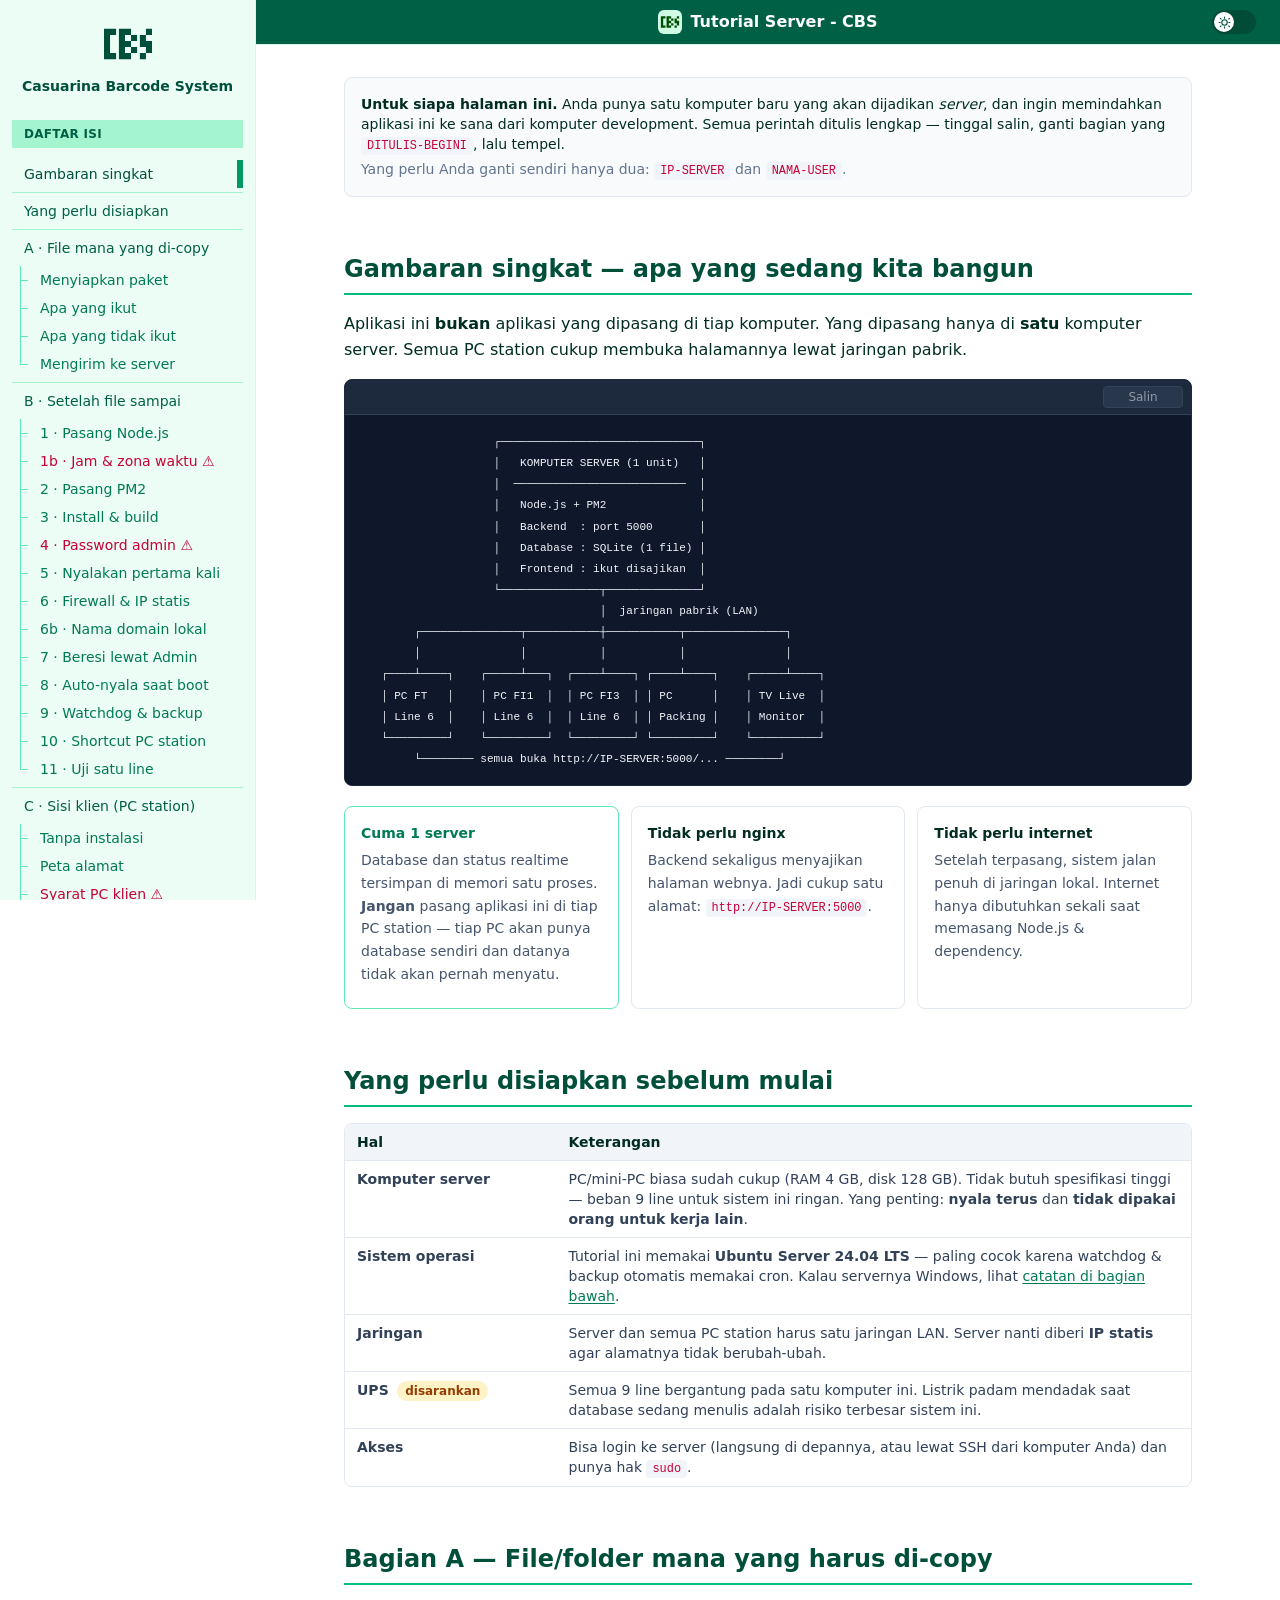
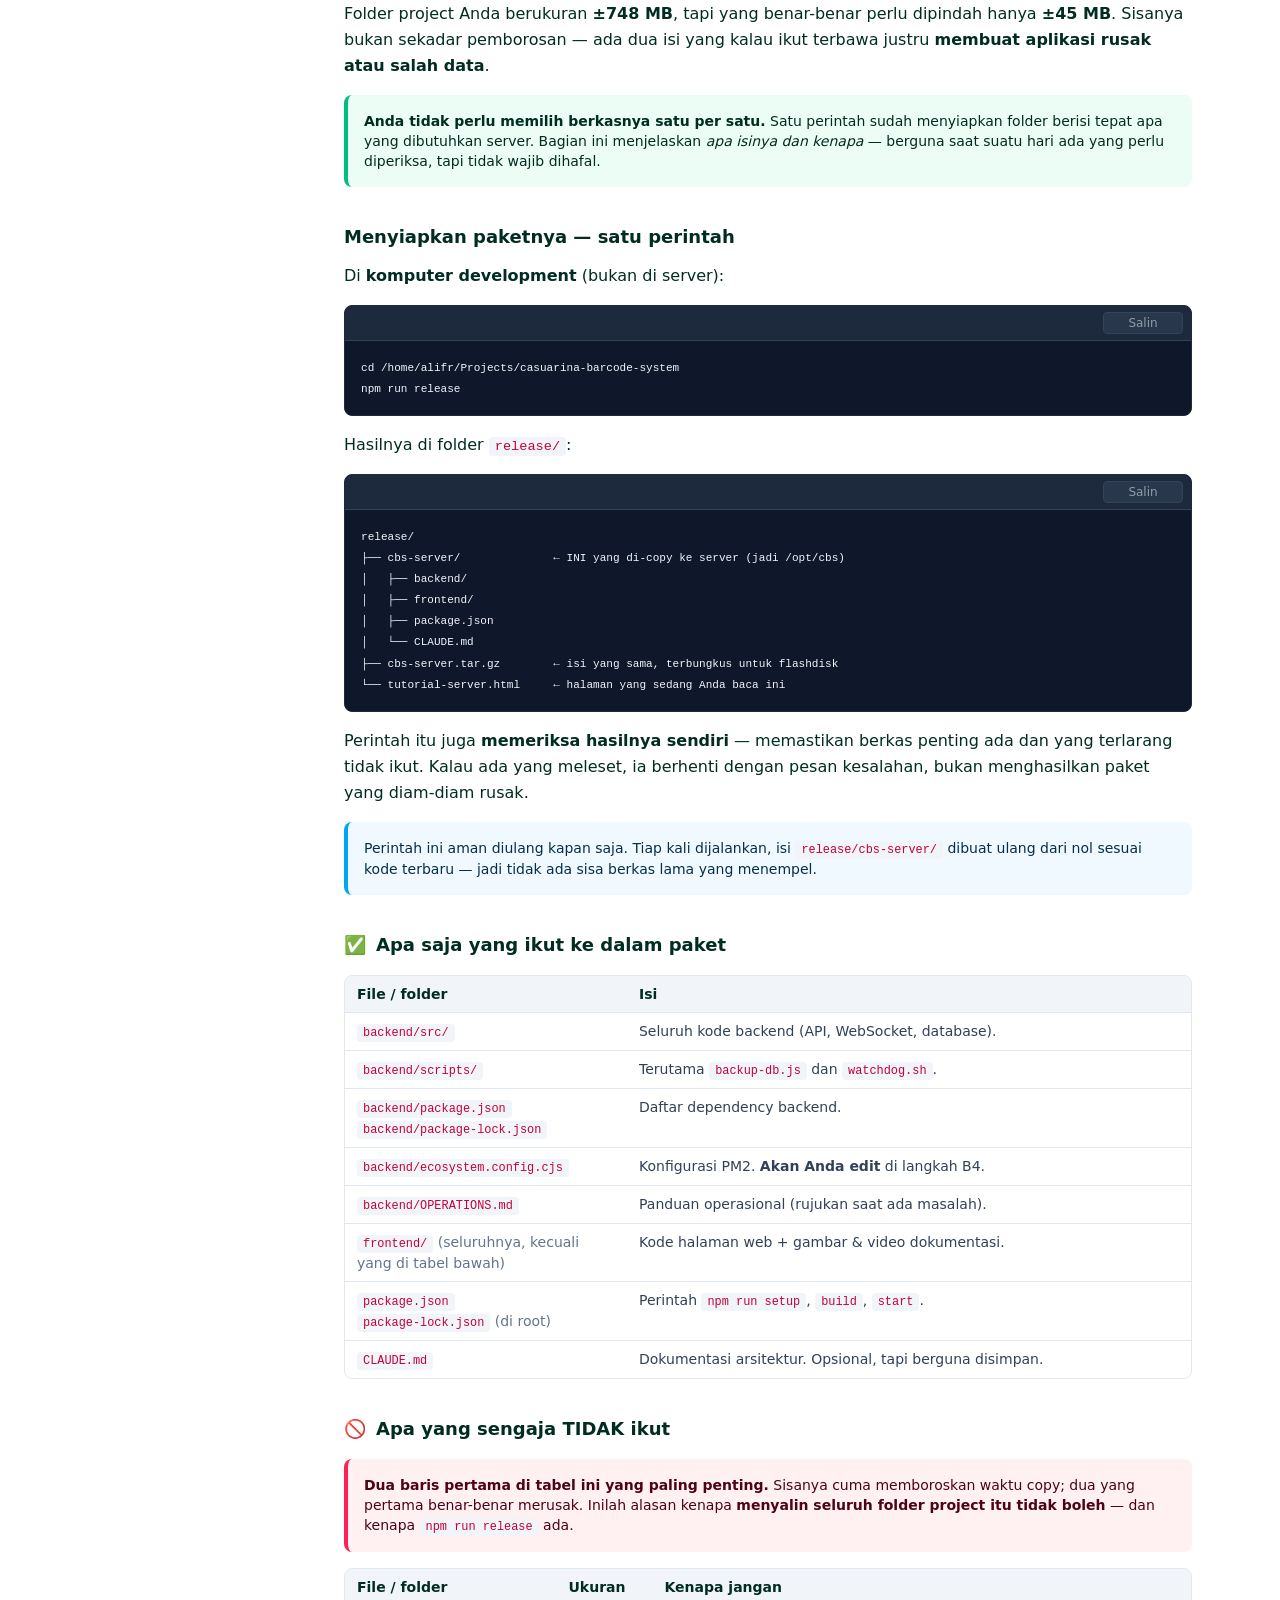
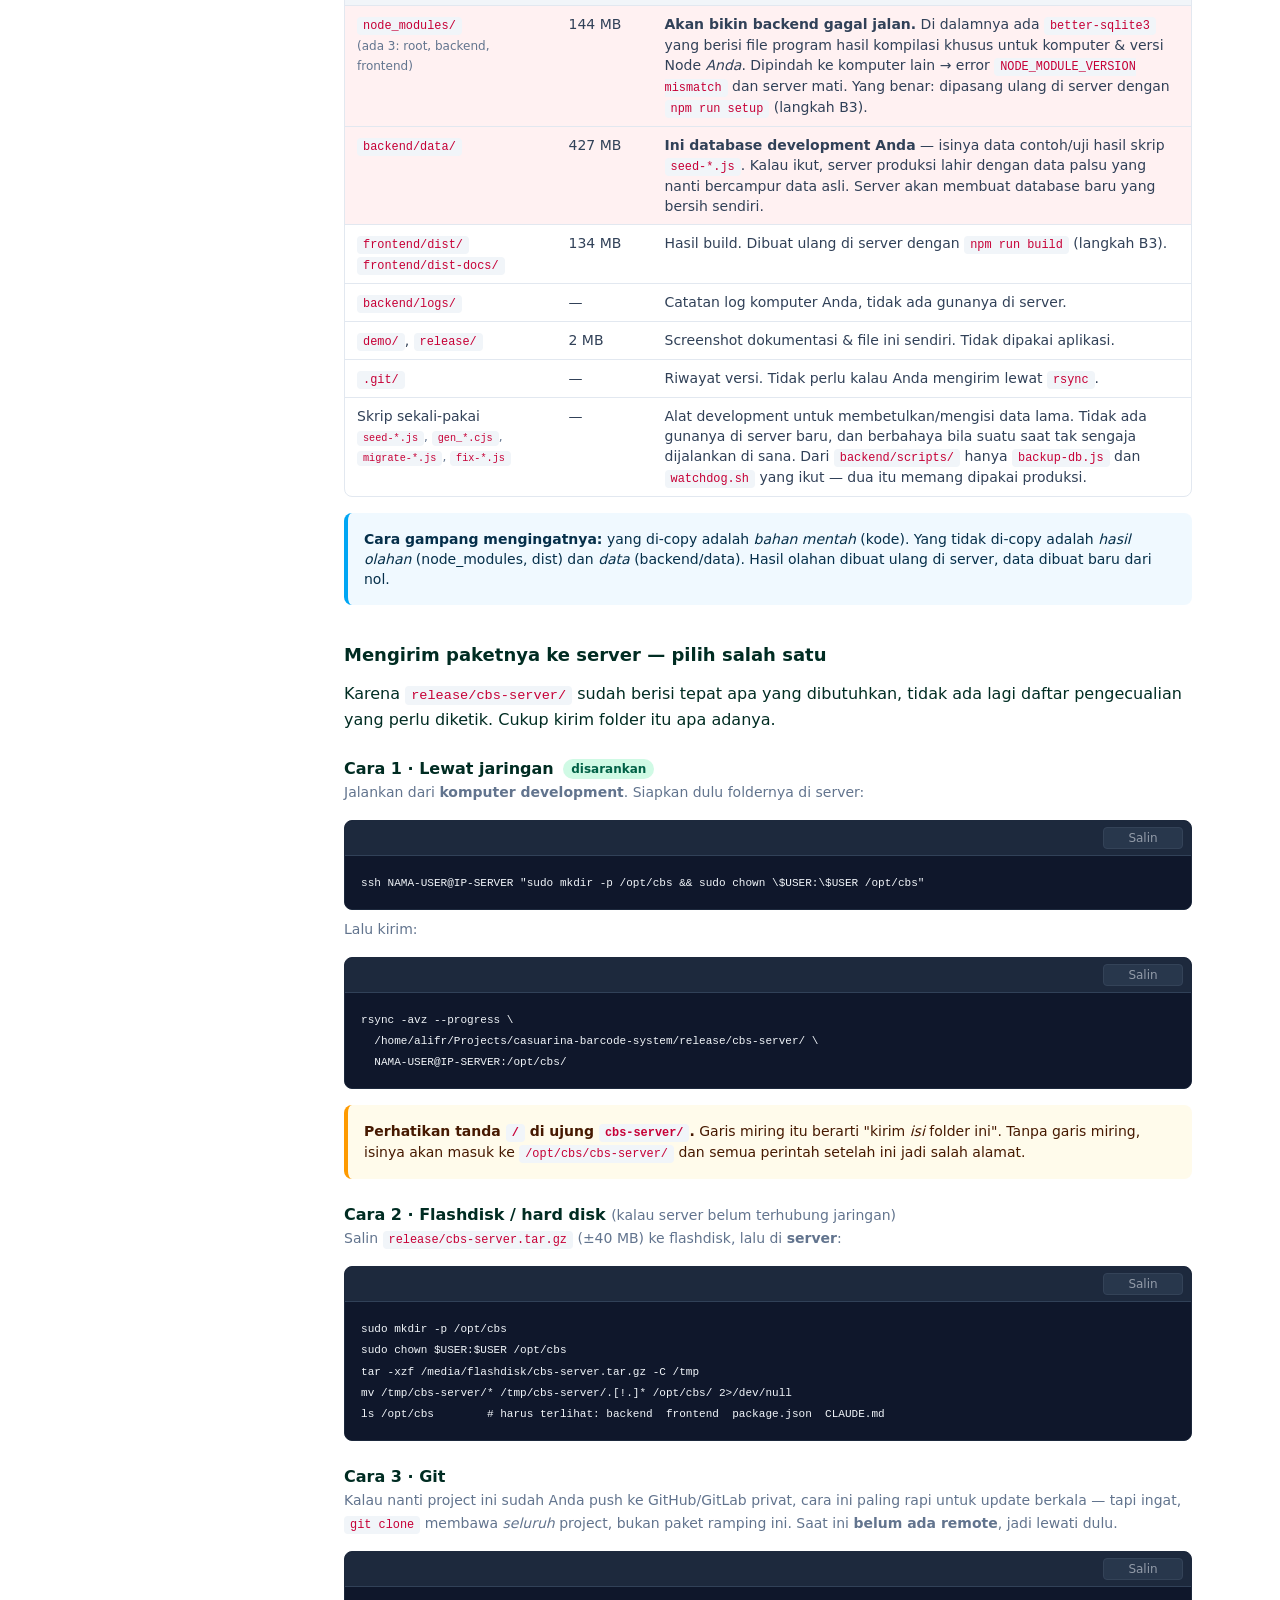
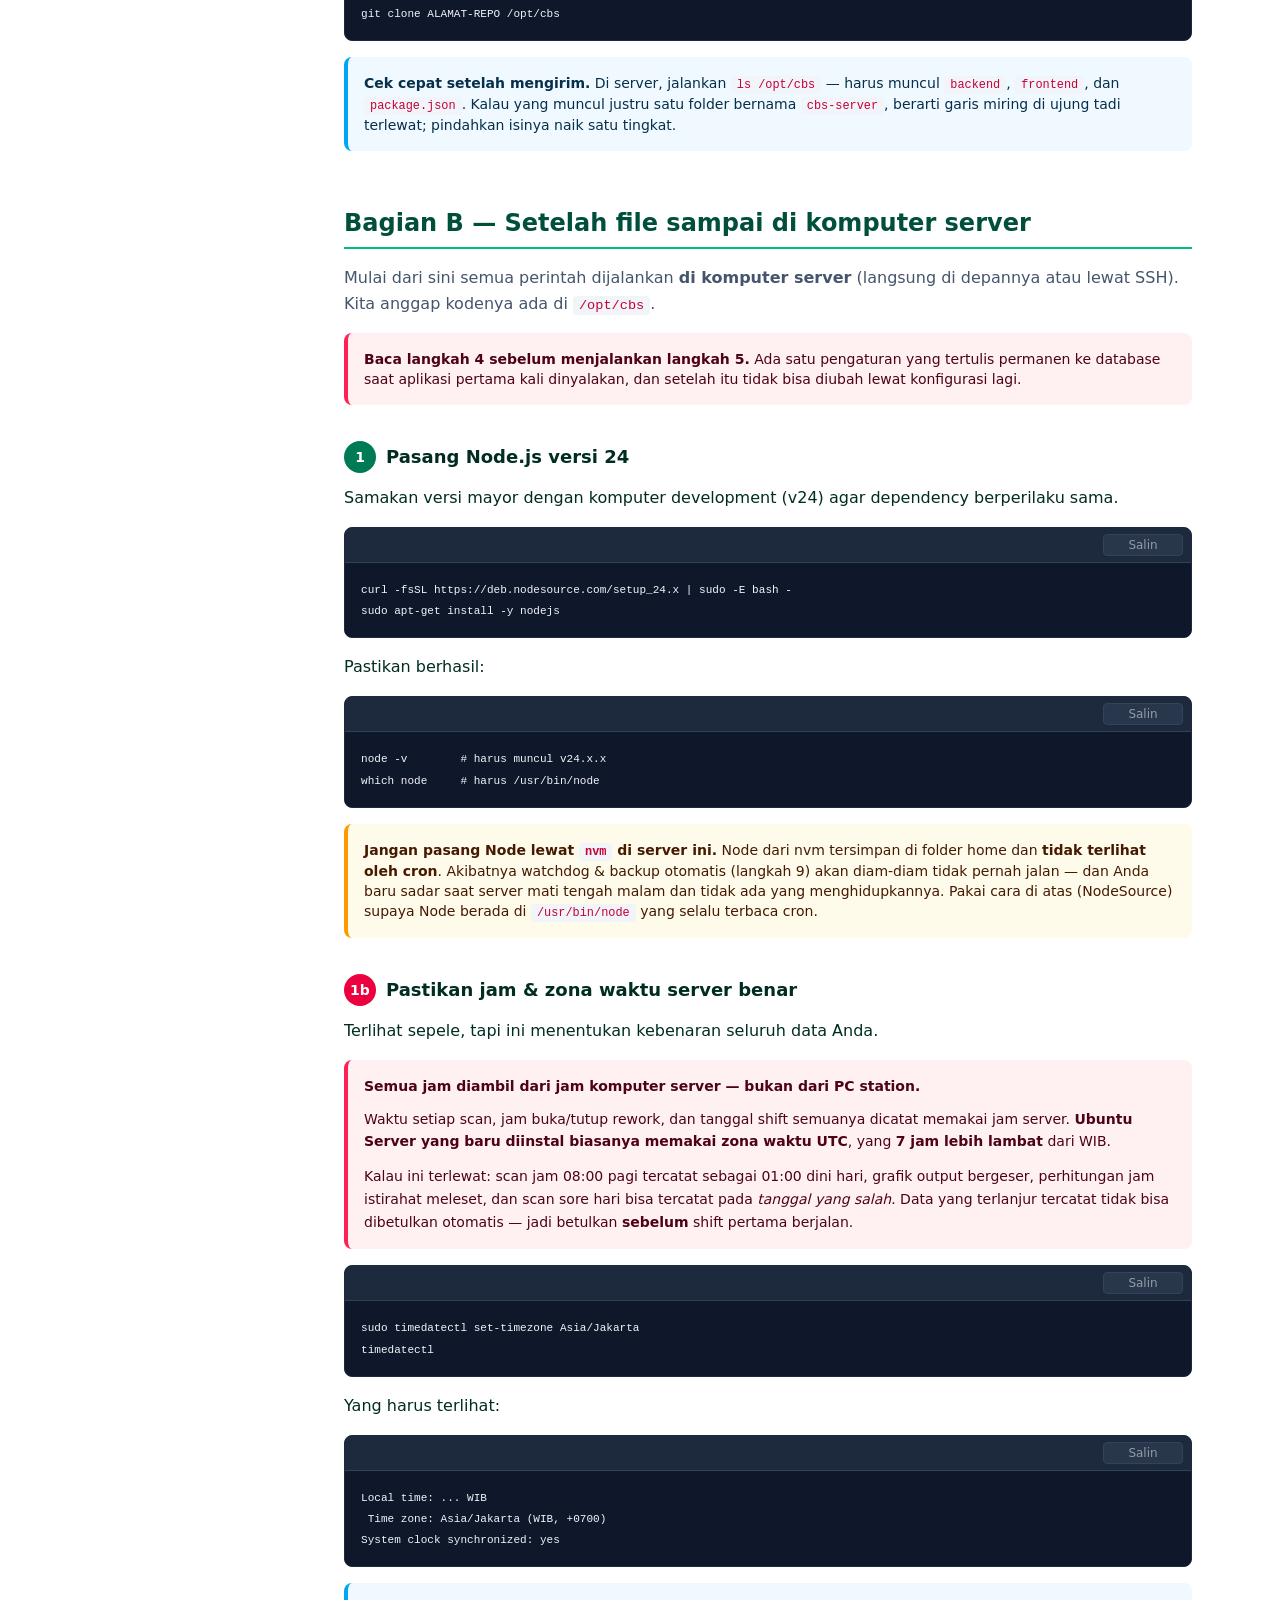
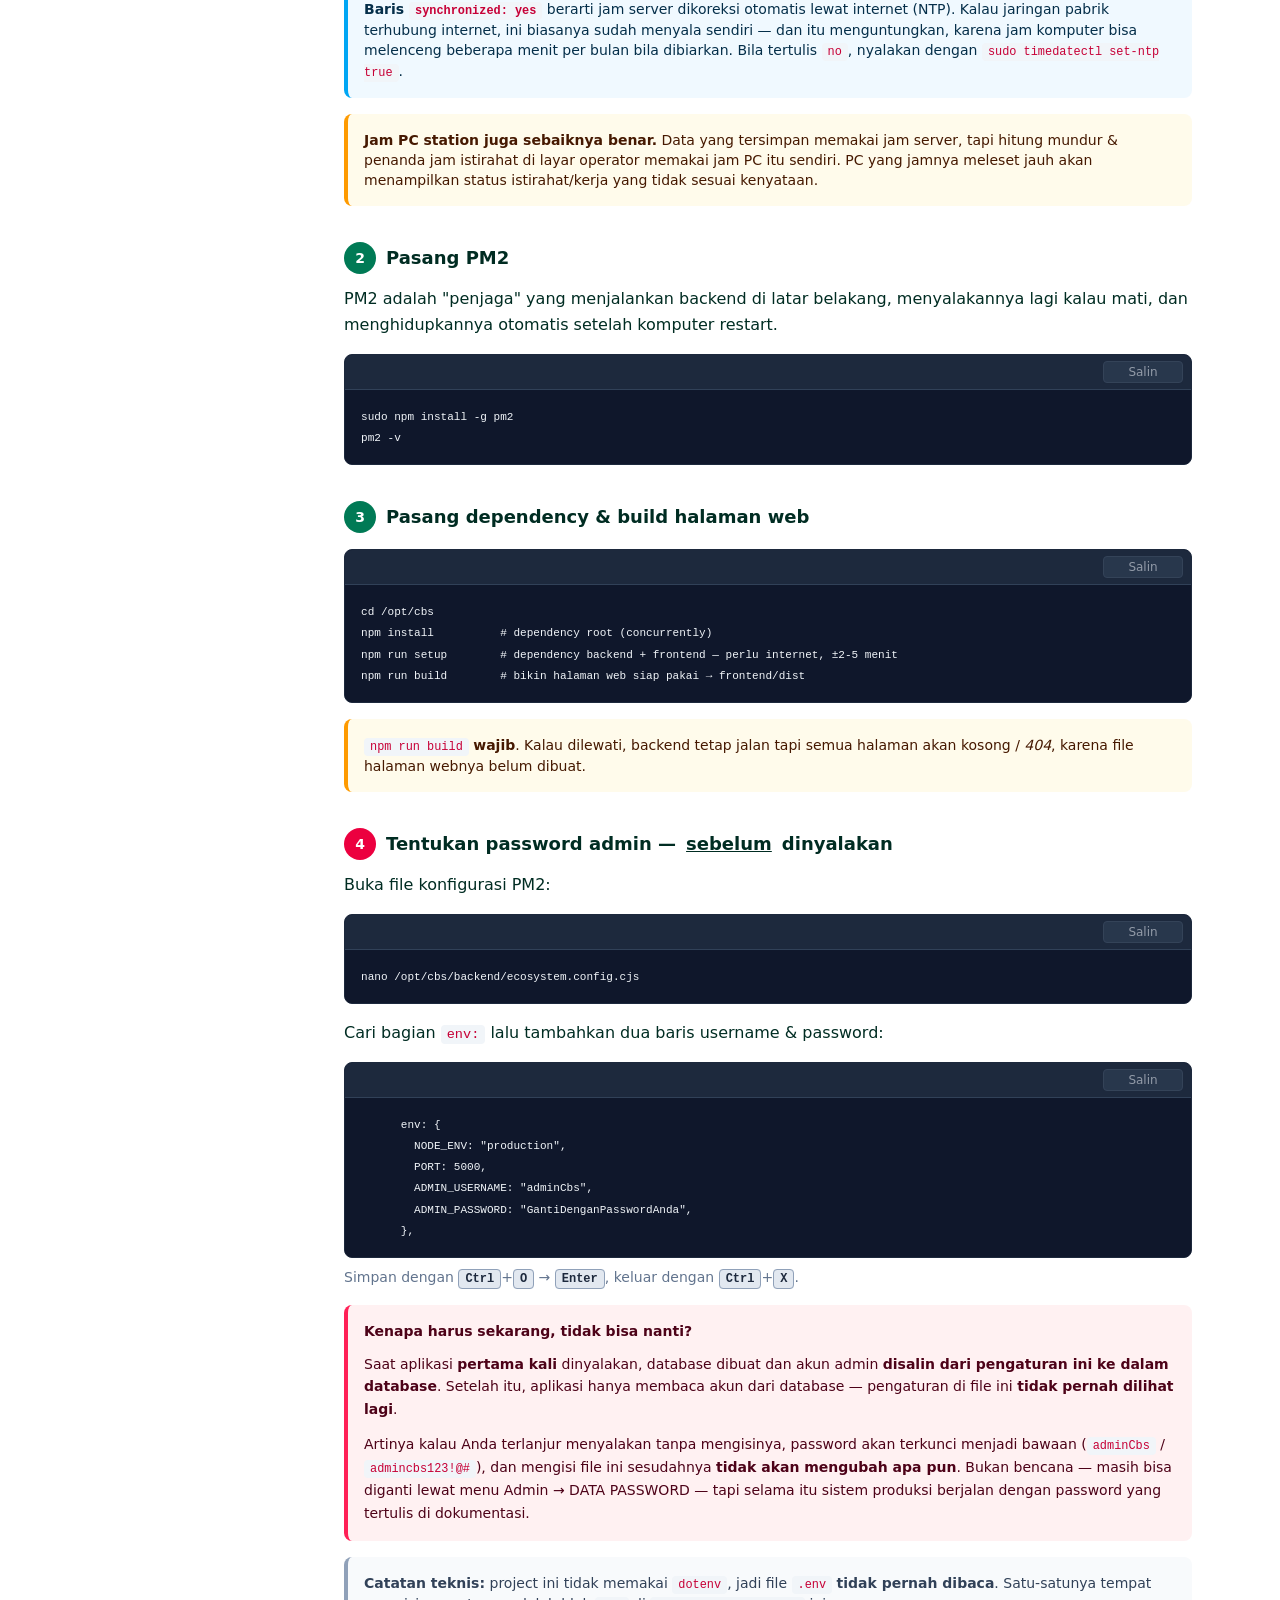
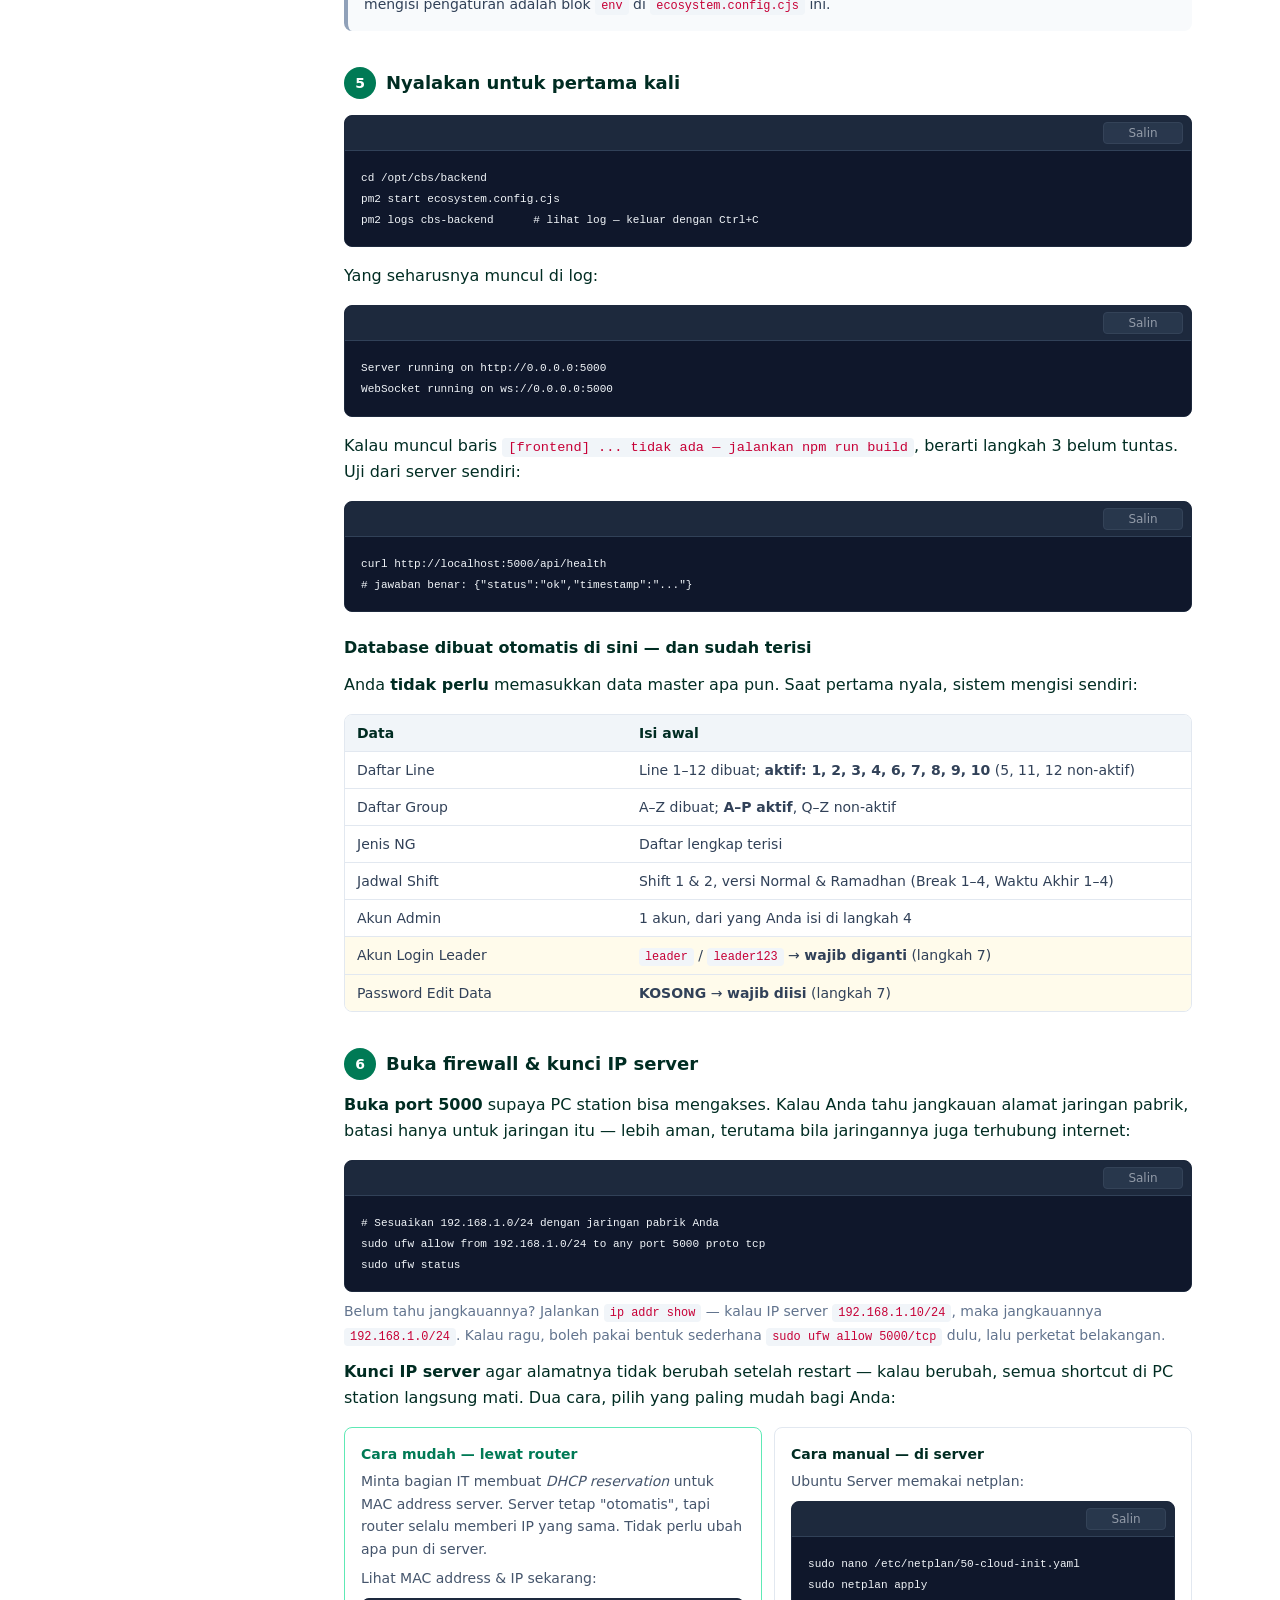
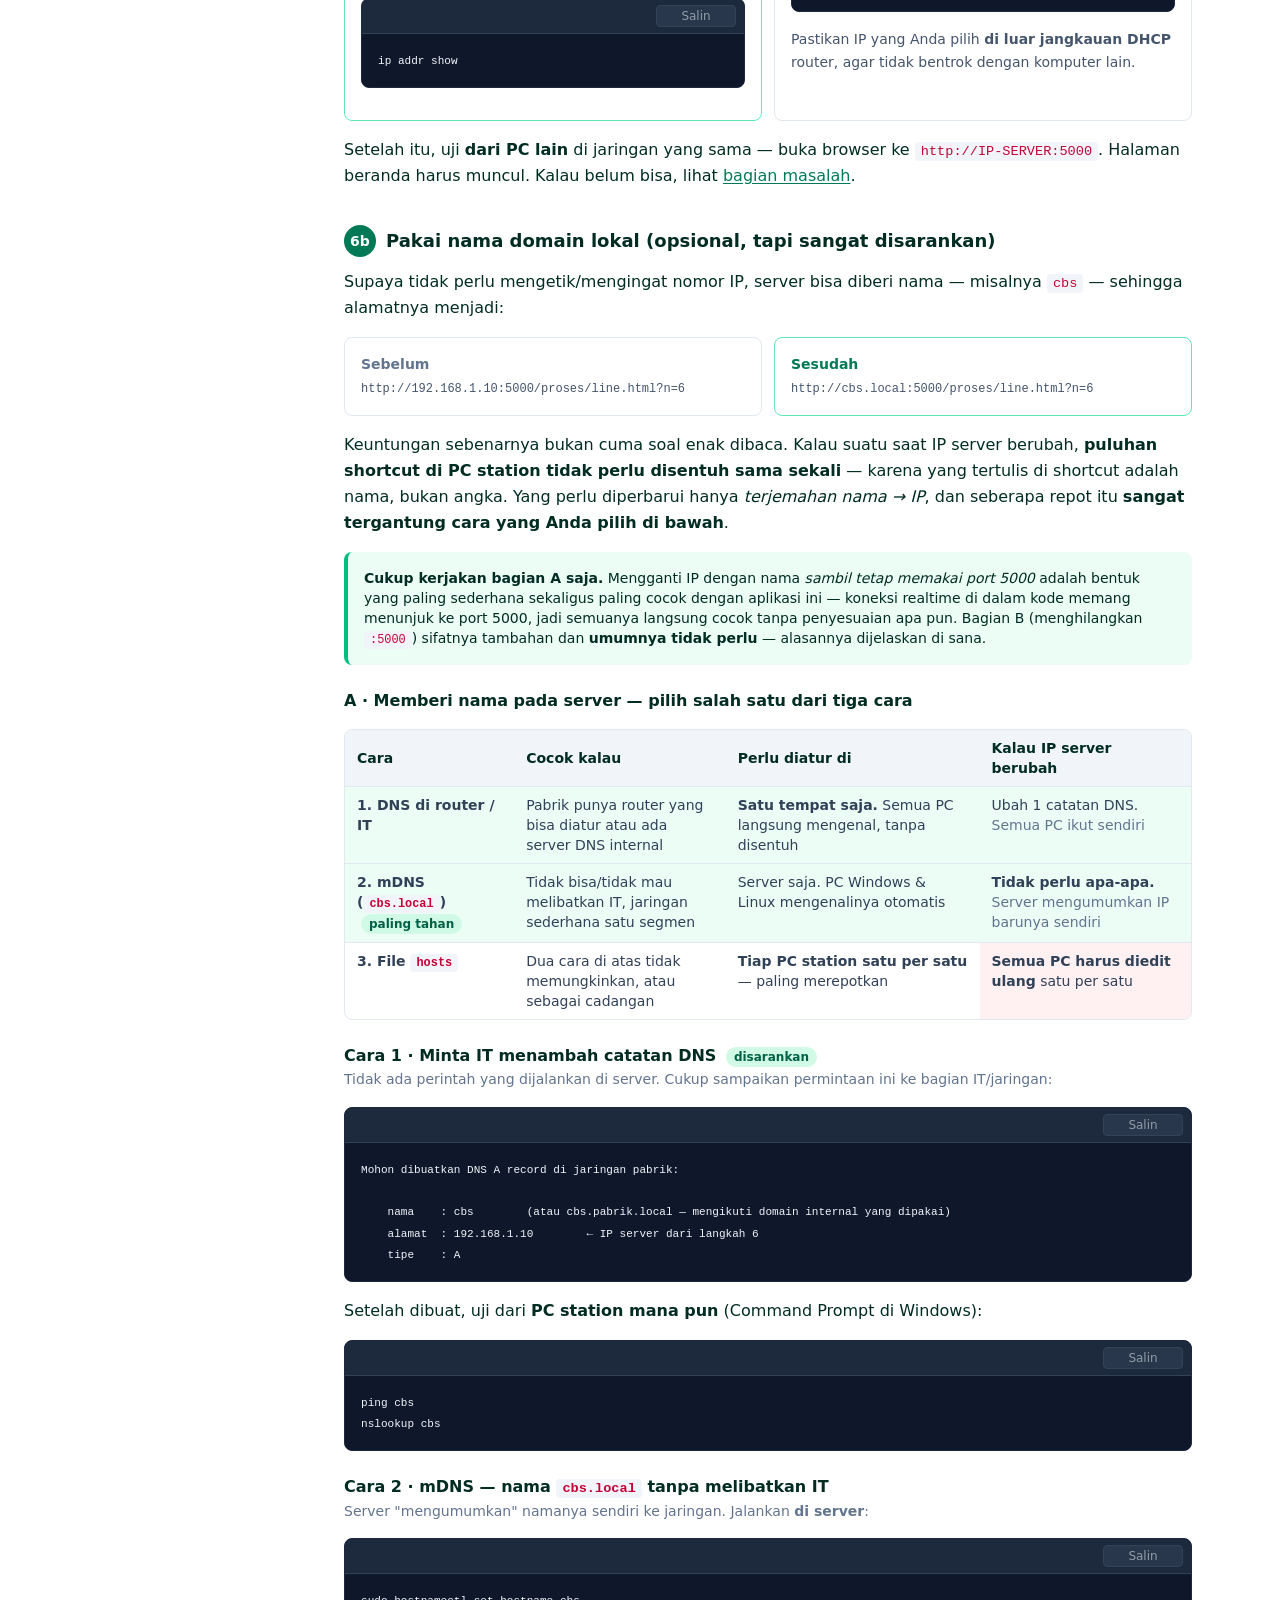
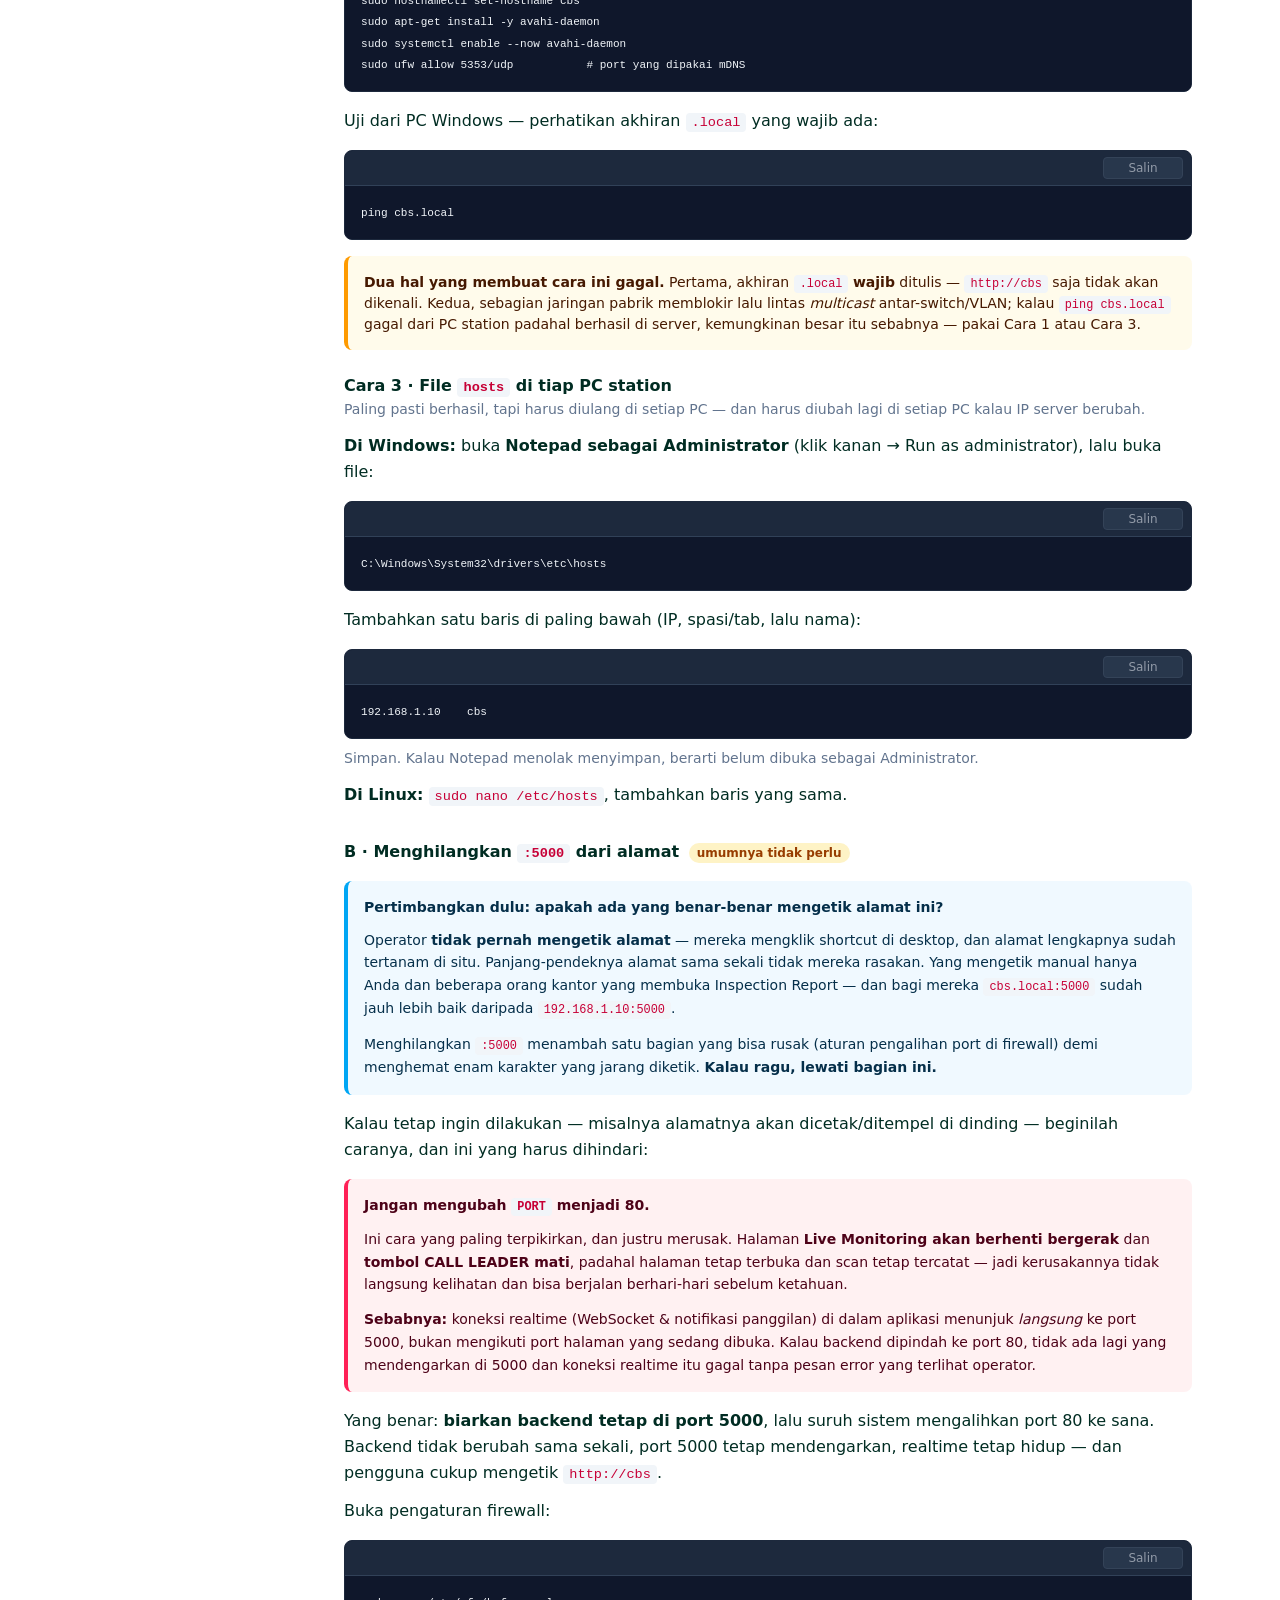
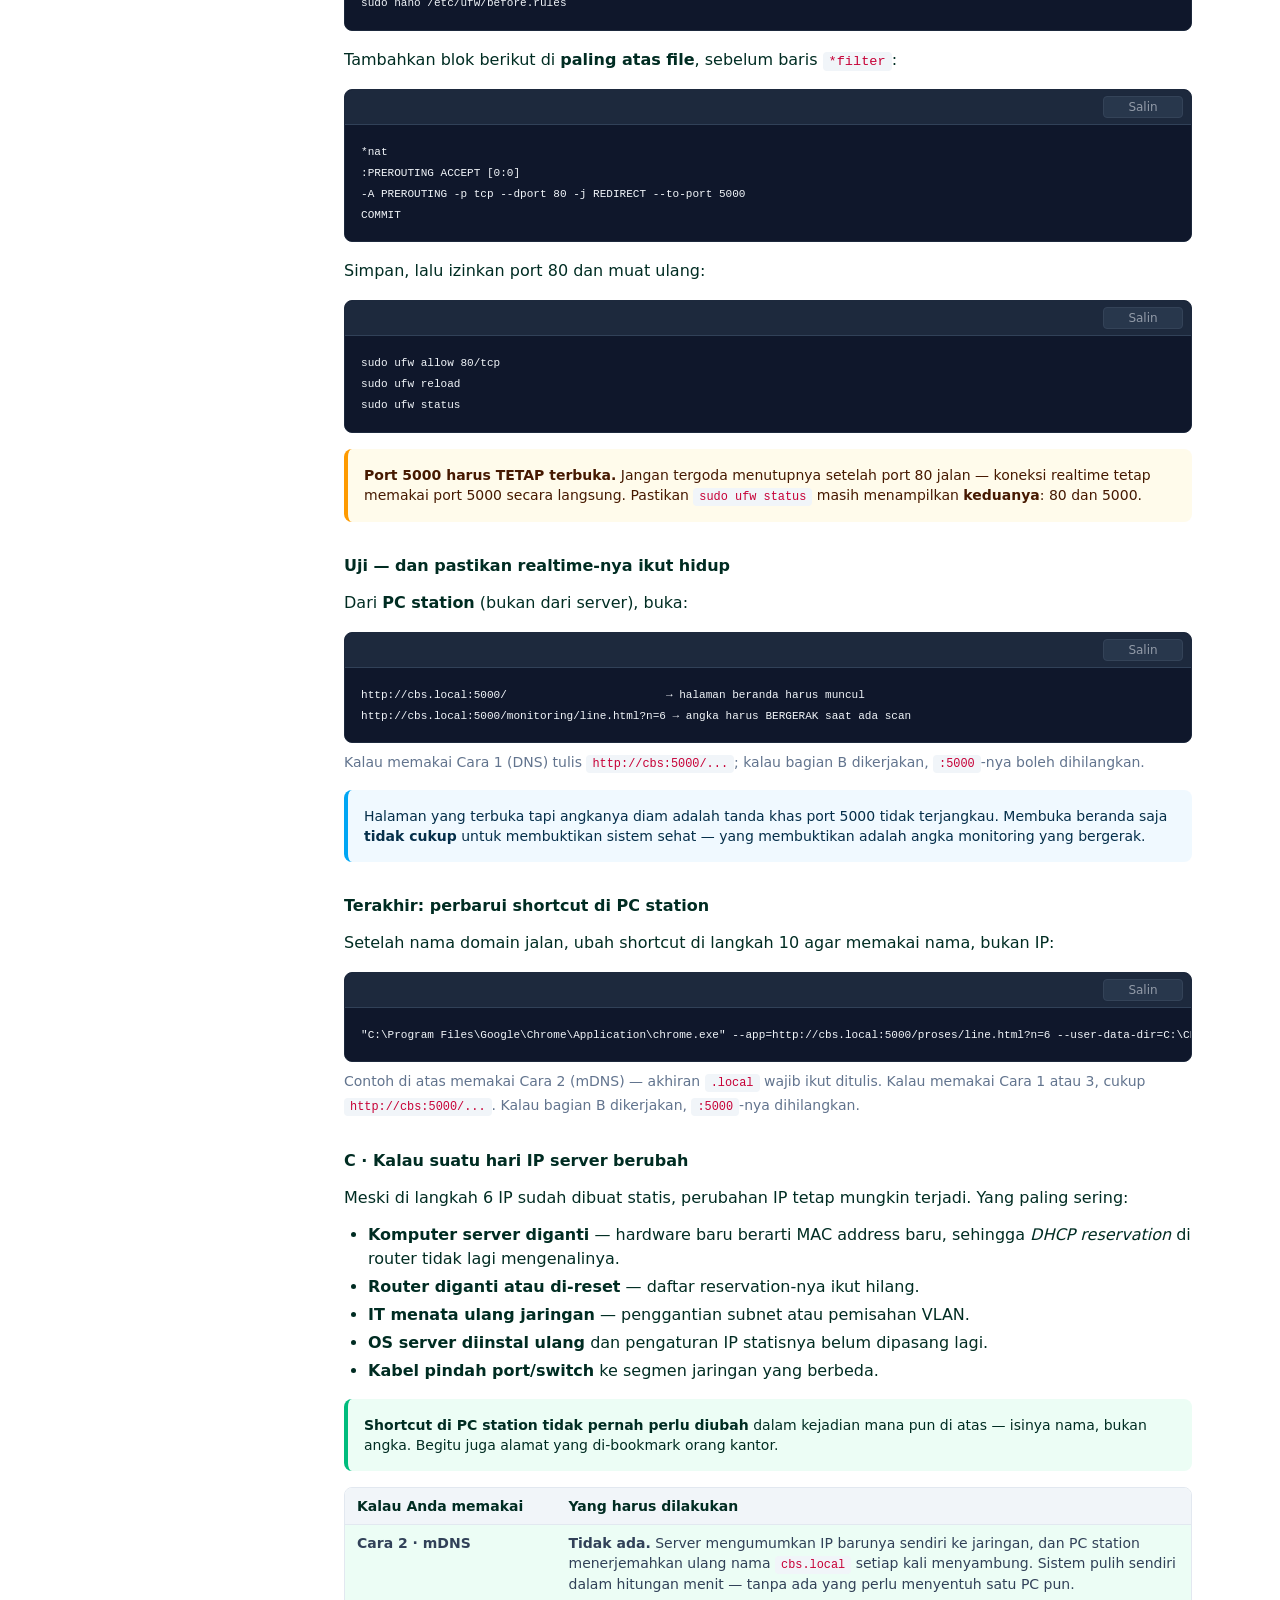
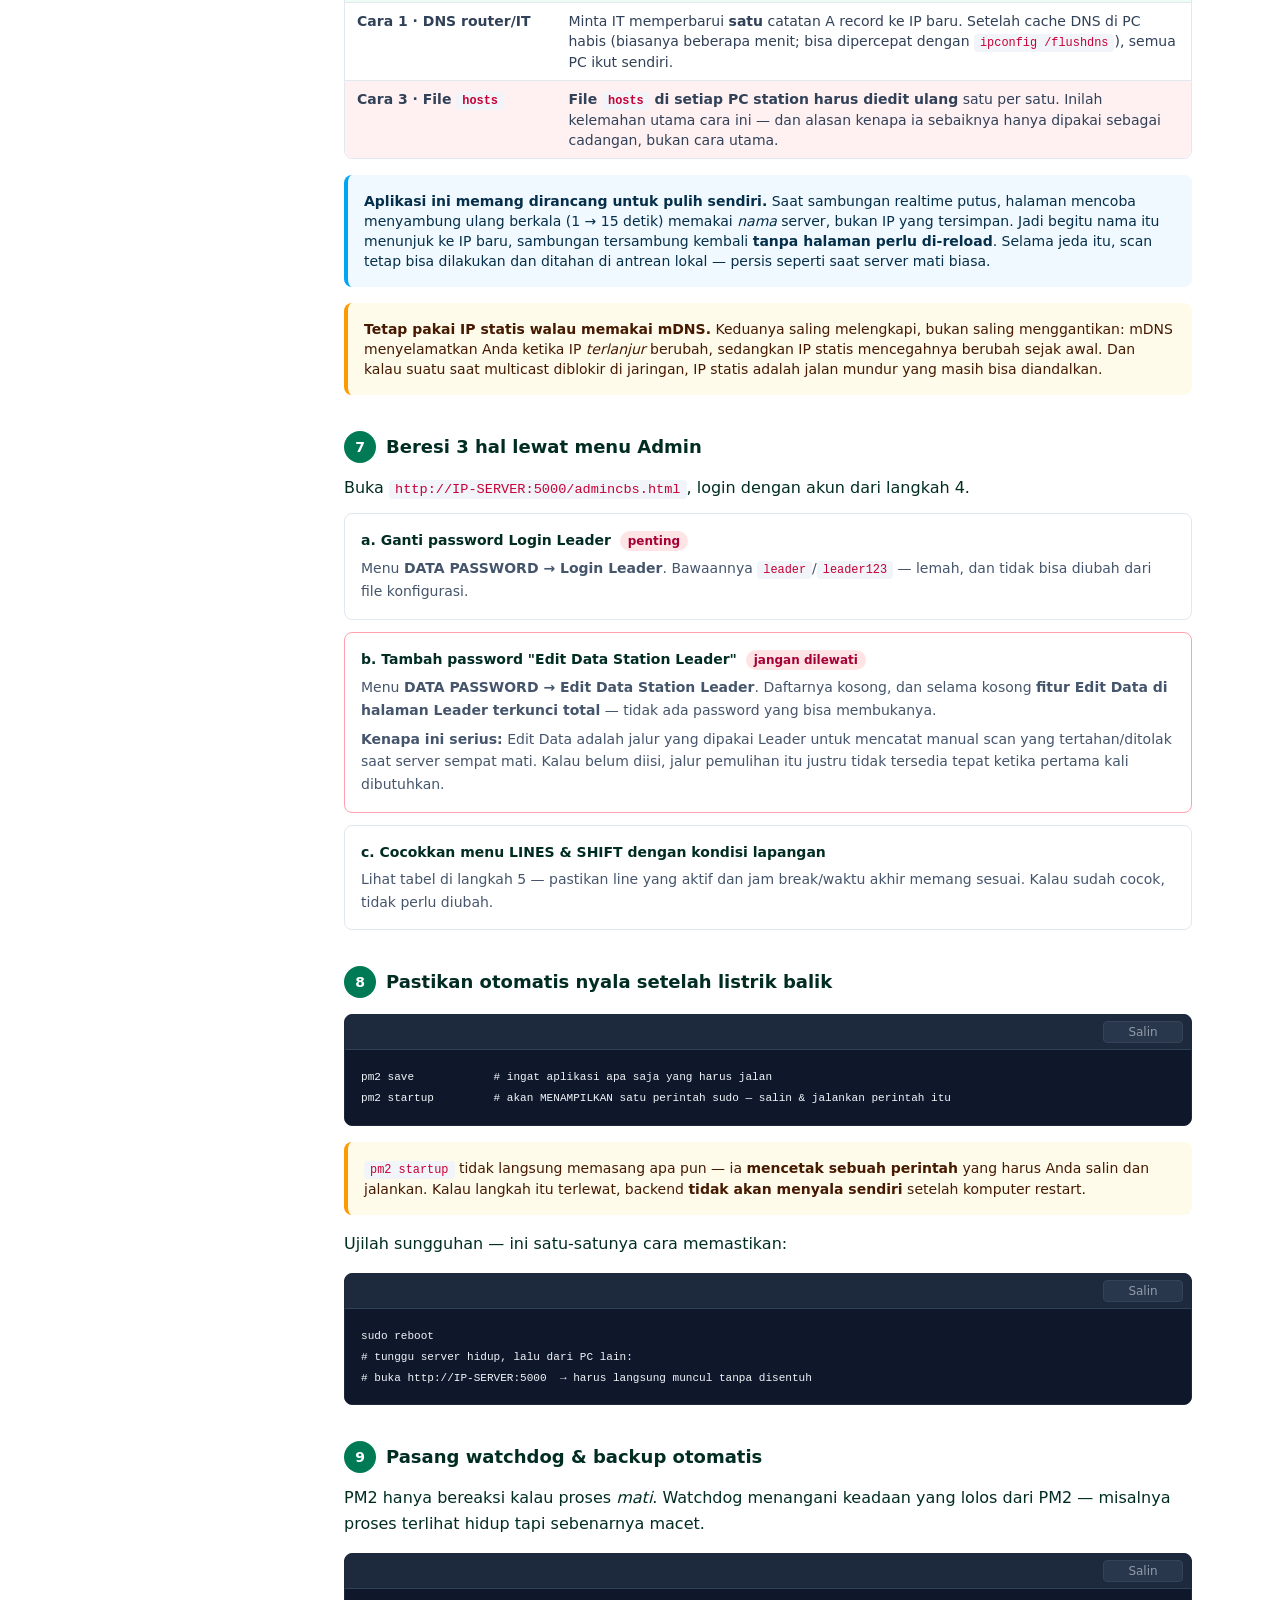
<file: tutorial-server/index.html>
<!doctype html>
<html lang="id" class="scroll-smooth">
<head>
<meta charset="utf-8">
<meta name="viewport" content="width=device-width, initial-scale=1">
<title>Tutorial Server - CBS</title>
<meta name="description" content="Tutorial memasang Casuarina Barcode System di komputer server, langkah demi langkah.">
<style>/*! tailwindcss v4.2.2 | MIT License | https://tailwindcss.com */
@layer properties{@supports (((-webkit-hyphens:none)) and (not (margin-trim:inline))) or ((-moz-orient:inline) and (not (color:rgb(from red r g b)))){*,:before,:after,::backdrop{--tw-translate-x:0;--tw-translate-y:0;--tw-translate-z:0;--tw-divide-y-reverse:0;--tw-border-style:solid;--tw-font-weight:initial;--tw-tracking:initial;--tw-shadow:0 0 #0000;--tw-shadow-color:initial;--tw-shadow-alpha:100%;--tw-inset-shadow:0 0 #0000;--tw-inset-shadow-color:initial;--tw-inset-shadow-alpha:100%;--tw-ring-color:initial;--tw-ring-shadow:0 0 #0000;--tw-inset-ring-color:initial;--tw-inset-ring-shadow:0 0 #0000;--tw-ring-inset:initial;--tw-ring-offset-width:0px;--tw-ring-offset-color:#fff;--tw-ring-offset-shadow:0 0 #0000;--tw-leading:initial;--tw-space-y-reverse:0}}}@layer theme{:root,:host{--font-sans:ui-sans-serif, system-ui, sans-serif, "Apple Color Emoji", "Segoe UI Emoji", "Segoe UI Symbol", "Noto Color Emoji";--font-mono:ui-monospace, SFMono-Regular, Menlo, Monaco, Consolas, "Liberation Mono", "Courier New", monospace;--color-amber-50:oklch(98.7% .022 95.277);--color-amber-100:oklch(96.2% .059 95.617);--color-amber-200:oklch(92.4% .12 95.746);--color-amber-500:oklch(76.9% .188 70.08);--color-amber-700:oklch(55.5% .163 48.998);--color-amber-800:oklch(47.3% .137 46.201);--color-amber-900:oklch(41.4% .112 45.904);--color-amber-950:oklch(27.9% .077 45.635);--color-emerald-50:oklch(97.9% .021 166.113);--color-emerald-100:oklch(95% .052 163.051);--color-emerald-200:oklch(90.5% .093 164.15);--color-emerald-300:oklch(84.5% .143 164.978);--color-emerald-400:oklch(76.5% .177 163.223);--color-emerald-500:oklch(69.6% .17 162.48);--color-emerald-600:oklch(59.6% .145 163.225);--color-emerald-700:oklch(50.8% .118 165.612);--color-emerald-800:oklch(43.2% .095 166.913);--color-emerald-900:oklch(37.8% .077 168.94);--color-emerald-950:oklch(26.2% .051 172.552);--color-sky-50:oklch(97.7% .013 236.62);--color-sky-100:oklch(95.1% .026 236.824);--color-sky-500:oklch(68.5% .169 237.323);--color-sky-950:oklch(29.3% .066 243.157);--color-rose-50:oklch(96.9% .015 12.422);--color-rose-100:oklch(94.1% .03 12.58);--color-rose-200:oklch(89.2% .058 10.001);--color-rose-300:oklch(81% .117 11.638);--color-rose-400:oklch(71.2% .194 13.428);--color-rose-500:oklch(64.5% .246 16.439);--color-rose-600:oklch(58.6% .253 17.585);--color-rose-700:oklch(51.4% .222 16.935);--color-rose-800:oklch(45.5% .188 13.697);--color-rose-900:oklch(41% .159 10.272);--color-rose-950:oklch(27.1% .105 12.094);--color-slate-50:oklch(98.4% .003 247.858);--color-slate-100:oklch(96.8% .007 247.896);--color-slate-200:oklch(92.9% .013 255.508);--color-slate-300:oklch(86.9% .022 252.894);--color-slate-400:oklch(70.4% .04 256.788);--color-slate-500:oklch(55.4% .046 257.417);--color-slate-600:oklch(44.6% .043 257.281);--color-slate-700:oklch(37.2% .044 257.287);--color-slate-800:oklch(27.9% .041 260.031);--color-slate-900:oklch(20.8% .042 265.755);--color-slate-950:oklch(12.9% .042 264.695);--color-black:#000;--color-white:#fff;--spacing:.25rem;--container-4xl:56rem;--text-xs:.75rem;--text-xs--line-height:calc(1 / .75);--text-sm:.875rem;--text-sm--line-height:calc(1.25 / .875);--text-base:1rem;--text-base--line-height:calc(1.5 / 1);--text-lg:1.125rem;--text-lg--line-height:calc(1.75 / 1.125);--text-2xl:1.5rem;--text-2xl--line-height:calc(2 / 1.5);--font-weight-normal:400;--font-weight-medium:500;--font-weight-semibold:600;--font-weight-bold:700;--tracking-wide:.025em;--leading-relaxed:1.625;--radius-lg:.5rem;--default-transition-duration:.15s;--default-transition-timing-function:cubic-bezier(.4, 0, .2, 1);--default-font-family:var(--font-sans);--default-mono-font-family:var(--font-mono)}}@layer base{*,:after,:before,::backdrop{box-sizing:border-box;border:0 solid;margin:0;padding:0}::file-selector-button{box-sizing:border-box;border:0 solid;margin:0;padding:0}html,:host{-webkit-text-size-adjust:100%;tab-size:4;line-height:1.5;font-family:var(--default-font-family,ui-sans-serif, system-ui, sans-serif, "Apple Color Emoji", "Segoe UI Emoji", "Segoe UI Symbol", "Noto Color Emoji");font-feature-settings:var(--default-font-feature-settings,normal);font-variation-settings:var(--default-font-variation-settings,normal);-webkit-tap-highlight-color:transparent}hr{height:0;color:inherit;border-top-width:1px}abbr:where([title]){-webkit-text-decoration:underline dotted;text-decoration:underline dotted}h1,h2,h3,h4,h5,h6{font-size:inherit;font-weight:inherit}a{color:inherit;-webkit-text-decoration:inherit;-webkit-text-decoration:inherit;-webkit-text-decoration:inherit;text-decoration:inherit}b,strong{font-weight:bolder}code,kbd,samp,pre{font-family:var(--default-mono-font-family,ui-monospace, SFMono-Regular, Menlo, Monaco, Consolas, "Liberation Mono", "Courier New", monospace);font-feature-settings:var(--default-mono-font-feature-settings,normal);font-variation-settings:var(--default-mono-font-variation-settings,normal);font-size:1em}small{font-size:80%}sub,sup{vertical-align:baseline;font-size:75%;line-height:0;position:relative}sub{bottom:-.25em}sup{top:-.5em}table{text-indent:0;border-color:inherit;border-collapse:collapse}:-moz-focusring{outline:auto}progress{vertical-align:baseline}summary{display:list-item}ol,ul,menu{list-style:none}img,svg,video,canvas,audio,iframe,embed,object{vertical-align:middle;display:block}img,video{max-width:100%;height:auto}button,input,select,optgroup,textarea{font:inherit;font-feature-settings:inherit;font-variation-settings:inherit;letter-spacing:inherit;color:inherit;opacity:1;background-color:#0000;border-radius:0}::file-selector-button{font:inherit;font-feature-settings:inherit;font-variation-settings:inherit;letter-spacing:inherit;color:inherit;opacity:1;background-color:#0000;border-radius:0}:where(select:is([multiple],[size])) optgroup{font-weight:bolder}:where(select:is([multiple],[size])) optgroup option{padding-inline-start:20px}::file-selector-button{margin-inline-end:4px}::placeholder{opacity:1}@supports (not ((-webkit-appearance:-apple-pay-button))) or (contain-intrinsic-size:1px){::placeholder{color:currentColor}@supports (color:color-mix(in lab, red, red)){::placeholder{color:color-mix(in oklab, currentcolor 50%, transparent)}}}textarea{resize:vertical}::-webkit-search-decoration{-webkit-appearance:none}::-webkit-date-and-time-value{min-height:1lh;text-align:inherit}::-webkit-datetime-edit{display:inline-flex}::-webkit-datetime-edit-fields-wrapper{padding:0}::-webkit-datetime-edit{padding-block:0}::-webkit-datetime-edit-year-field{padding-block:0}::-webkit-datetime-edit-month-field{padding-block:0}::-webkit-datetime-edit-day-field{padding-block:0}::-webkit-datetime-edit-hour-field{padding-block:0}::-webkit-datetime-edit-minute-field{padding-block:0}::-webkit-datetime-edit-second-field{padding-block:0}::-webkit-datetime-edit-millisecond-field{padding-block:0}::-webkit-datetime-edit-meridiem-field{padding-block:0}::-webkit-calendar-picker-indicator{line-height:1}:-moz-ui-invalid{box-shadow:none}button,input:where([type=button],[type=reset],[type=submit]){appearance:button}::file-selector-button{appearance:button}::-webkit-inner-spin-button{height:auto}::-webkit-outer-spin-button{height:auto}[hidden]:where(:not([hidden=until-found])){display:none!important}body{font-family:Inter,ui-sans-serif,system-ui,-apple-system,Segoe UI,Roboto,sans-serif}main h2{margin-top:calc(var(--spacing) * 14);margin-bottom:calc(var(--spacing) * 4);scroll-margin-top:calc(var(--spacing) * 24);border-bottom-style:var(--tw-border-style);border-bottom-width:2px;border-color:var(--color-emerald-500);padding-bottom:calc(var(--spacing) * 2);font-size:var(--text-2xl);line-height:var(--tw-leading,var(--text-2xl--line-height));--tw-font-weight:var(--font-weight-bold);font-weight:var(--font-weight-bold);color:var(--color-emerald-900)}main h2:where(.dark,.dark *){color:var(--color-emerald-300)}main h3{margin-top:calc(var(--spacing) * 9);margin-bottom:calc(var(--spacing) * 3);scroll-margin-top:calc(var(--spacing) * 24);align-items:center;gap:calc(var(--spacing) * 2.5);font-size:var(--text-lg);line-height:var(--tw-leading,var(--text-lg--line-height));--tw-font-weight:var(--font-weight-semibold);font-weight:var(--font-weight-semibold);display:flex}main h4{margin-top:calc(var(--spacing) * 6);margin-bottom:calc(var(--spacing) * 2);font-size:var(--text-base);line-height:var(--tw-leading,var(--text-base--line-height));--tw-font-weight:var(--font-weight-semibold);font-weight:var(--font-weight-semibold)}main h6{margin-bottom:calc(var(--spacing) * 1.5);font-size:var(--text-sm);line-height:var(--tw-leading,var(--text-sm--line-height));--tw-font-weight:var(--font-weight-semibold);font-weight:var(--font-weight-semibold)}main p{margin-block:calc(var(--spacing) * 3);--tw-leading:var(--leading-relaxed);line-height:var(--leading-relaxed)}main a{color:var(--color-emerald-700);text-underline-offset:2px;text-decoration-line:underline}main a:where(.dark,.dark *){color:var(--color-emerald-400)}main ul:not(.ceklis){margin-block:calc(var(--spacing) * 3);list-style-type:disc}:where(main ul:not(.ceklis)>:not(:last-child)){--tw-space-y-reverse:0;margin-block-start:calc(calc(var(--spacing) * 1) * var(--tw-space-y-reverse));margin-block-end:calc(calc(var(--spacing) * 1) * calc(1 - var(--tw-space-y-reverse)))}main ul:not(.ceklis){padding-left:calc(var(--spacing) * 6)}code{background-color:var(--color-slate-100);padding-inline:calc(var(--spacing) * 1.5);padding-block:calc(var(--spacing) * .5);font-family:var(--font-mono);color:var(--color-rose-700);border-radius:.25rem;font-size:.85em}code:where(.dark,.dark *){background-color:var(--color-slate-800);color:var(--color-rose-300)}pre{margin-block:calc(var(--spacing) * 4);overscroll-behavior-x:contain;border-radius:var(--radius-lg);border-style:var(--tw-border-style);border-width:1px;border-color:var(--color-slate-800);background-color:var(--color-slate-900);padding:calc(var(--spacing) * 4);--tw-leading:var(--leading-relaxed);font-size:.8125rem;line-height:var(--leading-relaxed);color:var(--color-slate-100);position:relative;overflow-x:auto}pre:where(.dark,.dark *){background-color:var(--color-black)}pre code{padding:calc(var(--spacing) * 0);color:inherit;background-color:#0000}kbd{border-style:var(--tw-border-style);border-width:1px;border-color:var(--color-slate-400);background-color:var(--color-slate-200);padding-inline:calc(var(--spacing) * 1.5);padding-block:calc(var(--spacing) * .5);font-size:var(--text-xs);line-height:var(--tw-leading,var(--text-xs--line-height));--tw-font-weight:var(--font-weight-semibold);font-weight:var(--font-weight-semibold);color:var(--color-slate-800);border-radius:.25rem}kbd:where(.dark,.dark *){border-color:var(--color-slate-600);background-color:var(--color-slate-700);color:var(--color-slate-100)}}@layer components{.logo-topeng{-webkit-mask-image:var(--logo);-webkit-mask-image:var(--logo);mask-image:var(--logo);-webkit-mask-image:var(--logo);-webkit-mask-position:50%;mask-position:50%;-webkit-mask-size:contain;mask-size:contain;-webkit-mask-repeat:no-repeat;mask-repeat:no-repeat}.toc{cursor:pointer;border-radius:var(--radius-lg);padding-inline:calc(var(--spacing) * 3);padding-block:calc(var(--spacing) * 1);font-size:var(--text-base);line-height:var(--tw-leading,var(--text-base--line-height));--tw-font-weight:var(--font-weight-medium);font-weight:var(--font-weight-medium);color:var(--color-emerald-800);transition-property:color,background-color,border-color,outline-color,text-decoration-color,fill,stroke,--tw-gradient-from,--tw-gradient-via,--tw-gradient-to;transition-timing-function:var(--tw-ease,var(--default-transition-timing-function));transition-duration:var(--tw-duration,var(--default-transition-duration));text-decoration-line:none;display:block}@media (hover:hover){.toc:hover{background-color:var(--color-emerald-100)}}@media (min-width:48rem){.toc{font-size:var(--text-sm);line-height:var(--tw-leading,var(--text-sm--line-height))}}.toc:where(.dark,.dark *){color:var(--color-slate-200)}@media (hover:hover){.toc:where(.dark,.dark *):hover{background-color:var(--color-slate-700)}}.toc-awas{color:var(--color-rose-700)}.toc-awas:where(.dark,.dark *){color:var(--color-rose-400)}.toc-anak{padding-left:calc(var(--spacing) * 4);position:relative}.toc-anak>.toc{font-size:var(--text-sm);line-height:var(--tw-leading,var(--text-sm--line-height));color:var(--color-emerald-700)}@media (hover:hover){.toc-anak>.toc:hover{background-color:var(--color-emerald-300)}}.toc-anak>.toc:where(.dark,.dark *){color:var(--color-slate-300)}@media (hover:hover){.toc-anak>.toc:where(.dark,.dark *):hover{background-color:var(--color-slate-950)}}.toc-anak>.toc-awas{color:var(--color-rose-700)}.toc-anak>.toc-awas:where(.dark,.dark *){color:var(--color-rose-400)}.toc-anak:before,.toc-anak:after{content:"";pointer-events:none;left:calc(var(--spacing) * 2);background-color:var(--color-emerald-300);position:absolute}:is():where(.dark,.dark *){background-color:var(--color-slate-600)}.toc-anak:before{top:calc(var(--spacing) * 0);bottom:calc(var(--spacing) * 0);width:1px}.toc-anak.toc-akhir:before{height:calc(var(--spacing) * 3.5);bottom:auto}.toc-anak:after{top:calc(var(--spacing) * 3.5);height:1px;width:calc(var(--spacing) * 2)}.toc.aktif{border-right-style:var(--tw-border-style);border-right-width:6px;border-color:var(--color-emerald-600);color:var(--color-emerald-900);background-color:#0000;border-radius:0}.toc.aktif:where(.dark,.dark *){border-color:var(--color-slate-300);color:var(--color-white);background-color:#0000}.langkah{height:calc(var(--spacing) * 8);width:calc(var(--spacing) * 8);background-color:var(--color-emerald-700);font-size:var(--text-sm);line-height:var(--tw-leading,var(--text-sm--line-height));--tw-font-weight:var(--font-weight-bold);font-weight:var(--font-weight-bold);color:var(--color-white);border-radius:3.40282e38px;flex-shrink:0;justify-content:center;align-items:center;display:inline-flex}.langkah-merah{background-color:var(--color-rose-600)}.callout{margin-block:calc(var(--spacing) * 4);border-radius:var(--radius-lg);border-left-style:var(--tw-border-style);padding:calc(var(--spacing) * 4);font-size:var(--text-sm);line-height:var(--tw-leading,var(--text-sm--line-height));border-left-width:4px}.callout p:first-child{margin-top:calc(var(--spacing) * 0)}.callout p:last-child{margin-bottom:calc(var(--spacing) * 0)}.callout-info{border-color:var(--color-sky-500);background-color:var(--color-sky-50);color:var(--color-sky-950)}.callout-info:where(.dark,.dark *){background-color:#052f4a66}@supports (color:color-mix(in lab, red, red)){.callout-info:where(.dark,.dark *){background-color:color-mix(in oklab, var(--color-sky-950) 40%, transparent)}}.callout-info:where(.dark,.dark *){color:var(--color-sky-100)}.callout-warn{border-color:var(--color-amber-500);background-color:var(--color-amber-50);color:var(--color-amber-950)}.callout-warn:where(.dark,.dark *){background-color:#46190166}@supports (color:color-mix(in lab, red, red)){.callout-warn:where(.dark,.dark *){background-color:color-mix(in oklab, var(--color-amber-950) 40%, transparent)}}.callout-warn:where(.dark,.dark *){color:var(--color-amber-100)}.callout-danger{border-color:var(--color-rose-500);background-color:var(--color-rose-50);color:var(--color-rose-950)}.callout-danger:where(.dark,.dark *){background-color:#4d021866}@supports (color:color-mix(in lab, red, red)){.callout-danger:where(.dark,.dark *){background-color:color-mix(in oklab, var(--color-rose-950) 40%, transparent)}}.callout-danger:where(.dark,.dark *){color:var(--color-rose-100)}.callout-ok{border-color:var(--color-emerald-500);background-color:var(--color-emerald-50);color:var(--color-emerald-950)}.callout-ok:where(.dark,.dark *){background-color:#002c2266}@supports (color:color-mix(in lab, red, red)){.callout-ok:where(.dark,.dark *){background-color:color-mix(in oklab, var(--color-emerald-950) 40%, transparent)}}.callout-ok:where(.dark,.dark *){color:var(--color-emerald-100)}.callout-netral{border-color:var(--color-slate-400);background-color:var(--color-slate-50);color:var(--color-slate-700)}.callout-netral:where(.dark,.dark *){background-color:var(--color-slate-800);color:var(--color-slate-300)}.kartu{border-radius:var(--radius-lg);border-style:var(--tw-border-style);border-width:1px;border-color:var(--color-slate-200);background-color:var(--color-white);padding:calc(var(--spacing) * 4);font-size:var(--text-sm);line-height:var(--tw-leading,var(--text-sm--line-height))}.kartu:where(.dark,.dark *){border-color:var(--color-slate-700);background-color:var(--color-slate-800)}.kartu p{margin-block:calc(var(--spacing) * 1.5);color:var(--color-slate-600)}.kartu p:where(.dark,.dark *){color:var(--color-slate-400)}.pil{margin-left:calc(var(--spacing) * 1);padding-inline:calc(var(--spacing) * 2);padding-block:calc(var(--spacing) * .5);vertical-align:middle;font-size:var(--text-xs);line-height:var(--tw-leading,var(--text-xs--line-height));--tw-font-weight:var(--font-weight-semibold);font-weight:var(--font-weight-semibold);border-radius:3.40282e38px;display:inline-block}.pil-emerald{background-color:var(--color-emerald-100);color:var(--color-emerald-800)}.pil-emerald:where(.dark,.dark *){background-color:var(--color-emerald-900);color:var(--color-emerald-200)}.pil-amber{background-color:var(--color-amber-100);color:var(--color-amber-800)}.pil-amber:where(.dark,.dark *){background-color:var(--color-amber-900);color:var(--color-amber-200)}.pil-rose{background-color:var(--color-rose-100);color:var(--color-rose-800)}.pil-rose:where(.dark,.dark *){background-color:var(--color-rose-900);color:var(--color-rose-200)}.tbl-wrap{margin-block:calc(var(--spacing) * 4);overscroll-behavior-x:contain;border-radius:var(--radius-lg);border-style:var(--tw-border-style);border-width:1px;border-color:var(--color-slate-200);overflow-x:auto}.tbl-wrap:where(.dark,.dark *){border-color:var(--color-slate-700)}.tbl{border-collapse:collapse;width:100%;font-size:var(--text-sm);line-height:var(--tw-leading,var(--text-sm--line-height));min-width:28rem}.tbl-3kol{min-width:38rem}.tbl-4kol{min-width:48rem}.tbl-geser{margin-top:calc(var(--spacing) * -3);margin-bottom:calc(var(--spacing) * 4);align-items:center;gap:calc(var(--spacing) * 1);font-size:var(--text-xs);line-height:var(--tw-leading,var(--text-xs--line-height));color:var(--color-slate-500);display:flex}.tbl-geser:where(.dark,.dark *){color:var(--color-slate-400)}.tbl-geser.sembunyi{display:none}.tbl thead th{border-bottom-style:var(--tw-border-style);border-bottom-width:1px;border-color:var(--color-slate-200);background-color:var(--color-slate-100);padding-inline:calc(var(--spacing) * 3);padding-block:calc(var(--spacing) * 2);text-align:left;--tw-font-weight:var(--font-weight-semibold);font-weight:var(--font-weight-semibold)}.tbl thead th:where(.dark,.dark *){border-color:var(--color-slate-700);background-color:var(--color-slate-800)}.tbl td{border-bottom-style:var(--tw-border-style);border-bottom-width:1px;border-color:var(--color-slate-200);padding-inline:calc(var(--spacing) * 3);padding-block:calc(var(--spacing) * 2);vertical-align:top;color:var(--color-slate-700)}.tbl td:where(.dark,.dark *){border-color:var(--color-slate-700);color:var(--color-slate-300)}.tbl tbody tr:last-child td{border-bottom-style:var(--tw-border-style);border-bottom-width:0}.ceklis{margin-block:calc(var(--spacing) * 4);padding-left:calc(var(--spacing) * 0);list-style-type:none}.ceklis li{border-bottom-style:var(--tw-border-style);border-bottom-width:1px;border-color:var(--color-slate-200);padding-block:calc(var(--spacing) * 2);padding-left:calc(var(--spacing) * 8);font-size:var(--text-sm);line-height:var(--tw-leading,var(--text-sm--line-height));--tw-leading:var(--leading-relaxed);line-height:var(--leading-relaxed);position:relative}.ceklis li:where(.dark,.dark *){border-color:var(--color-slate-700)}.ceklis li:before{content:"☐";top:calc(var(--spacing) * 1.5);left:calc(var(--spacing) * 1);font-size:var(--text-lg);line-height:var(--tw-leading,var(--text-lg--line-height));color:var(--color-emerald-600);position:absolute}.ceklis li:before:where(){color:var(--color-emerald-400)}.perintah{margin-block:calc(var(--spacing) * 4);border-radius:var(--radius-lg);border-style:var(--tw-border-style);border-width:1px;border-color:var(--color-slate-800);background-color:var(--color-slate-900);overflow:hidden}.perintah:where(.dark,.dark *){background-color:var(--color-black)}.perintah-kepala{border-bottom-style:var(--tw-border-style);border-bottom-width:1px;border-color:var(--color-slate-700);background-color:var(--color-slate-800);padding-inline:calc(var(--spacing) * 2);padding-block:calc(var(--spacing) * 1.5);justify-content:flex-end;align-items:center;display:flex}.perintah-kepala:where(.dark,.dark *){border-color:var(--color-slate-800);background-color:var(--color-slate-900)}.perintah>pre{margin-block:calc(var(--spacing) * 0);border-style:var(--tw-border-style);border-width:0;border-radius:0}.tbl td .perintah{margin-block:calc(var(--spacing) * 2)}.ket{margin-top:calc(var(--spacing) * -2);margin-bottom:calc(var(--spacing) * 3);font-size:var(--text-sm);line-height:var(--tw-leading,var(--text-sm--line-height));color:var(--color-slate-500)}.ket:where(.dark,.dark *){color:var(--color-slate-400)}.btn-salin{min-width:calc(var(--spacing) * 20);cursor:pointer;border-style:var(--tw-border-style);border-width:1px;border-color:var(--color-slate-600);background-color:var(--color-slate-700);padding-inline:calc(var(--spacing) * 2);padding-block:calc(var(--spacing) * .5);font-size:var(--text-xs);line-height:var(--tw-leading,var(--text-xs--line-height));color:var(--color-slate-200);transition-property:color,background-color,border-color,outline-color,text-decoration-color,fill,stroke,--tw-gradient-from,--tw-gradient-via,--tw-gradient-to,opacity,box-shadow,transform,translate,scale,rotate,filter,-webkit-backdrop-filter,backdrop-filter,display,content-visibility,overlay,pointer-events;transition-timing-function:var(--tw-ease,var(--default-transition-timing-function));transition-duration:var(--tw-duration,var(--default-transition-duration));border-radius:.25rem;justify-content:center;align-items:center;display:inline-flex}@media (hover:hover){.btn-salin:hover{background-color:var(--color-slate-600);opacity:1}}.btn-salin:where(.dark,.dark *){border-color:var(--color-slate-700);background-color:var(--color-slate-800);color:var(--color-slate-300)}@media (hover:hover){.btn-salin:where(.dark,.dark *):hover{background-color:var(--color-slate-700)}}.btn-salin.gagal{border-color:var(--color-amber-700);background-color:var(--color-amber-900);color:var(--color-amber-200)}}@layer utilities{.absolute{position:absolute}.fixed{position:fixed}.relative{position:relative}.sticky{position:sticky}.inset-0{inset:calc(var(--spacing) * 0)}.start{inset-inline-start:var(--spacing)}.top-0{top:calc(var(--spacing) * 0)}.top-1\/2{top:50%}.right-4{right:calc(var(--spacing) * 4)}.bottom-0{bottom:calc(var(--spacing) * 0)}.left-0{left:calc(var(--spacing) * 0)}.left-4{left:calc(var(--spacing) * 4)}.left-80{left:calc(var(--spacing) * 80)}.z-30{z-index:30}.z-40{z-index:40}.z-50{z-index:50}.mx-auto{margin-inline:auto}.my-4{margin-block:calc(var(--spacing) * 4)}.my-5{margin-block:calc(var(--spacing) * 5)}.my-10{margin-block:calc(var(--spacing) * 10)}.mt-1{margin-top:calc(var(--spacing) * 1)}.mt-2{margin-top:calc(var(--spacing) * 2)}.mt-6{margin-top:calc(var(--spacing) * 6)}.mt-8{margin-top:calc(var(--spacing) * 8)}.mb-0{margin-bottom:calc(var(--spacing) * 0)}.mb-1{margin-bottom:calc(var(--spacing) * 1)}.mb-2{margin-bottom:calc(var(--spacing) * 2)}.mb-3{margin-bottom:calc(var(--spacing) * 3)}.ml-2{margin-left:calc(var(--spacing) * 2)}.flex{display:flex}.grid{display:grid}.hidden{display:none}.inline-flex{display:inline-flex}.h-3\.5{height:calc(var(--spacing) * 3.5)}.h-5{height:calc(var(--spacing) * 5)}.h-6{height:calc(var(--spacing) * 6)}.h-9{height:calc(var(--spacing) * 9)}.h-10{height:calc(var(--spacing) * 10)}.h-12{height:calc(var(--spacing) * 12)}.h-16{height:calc(var(--spacing) * 16)}.min-h-screen{min-height:100vh}.w-1\/3{width:33.3333%}.w-1\/4{width:25%}.w-1\/5{width:20%}.w-2\/5{width:40%}.w-3\.5{width:calc(var(--spacing) * 3.5)}.w-5{width:calc(var(--spacing) * 5)}.w-6{width:calc(var(--spacing) * 6)}.w-9{width:calc(var(--spacing) * 9)}.w-10{width:calc(var(--spacing) * 10)}.w-11{width:calc(var(--spacing) * 11)}.w-12{width:calc(var(--spacing) * 12)}.w-24{width:calc(var(--spacing) * 24)}.w-80{width:calc(var(--spacing) * 80)}.w-full{width:100%}.max-w-4xl{max-width:var(--container-4xl)}.min-w-0{min-width:calc(var(--spacing) * 0)}.flex-1{flex:1}.shrink-0{flex-shrink:0}.-translate-x-full{--tw-translate-x:-100%;translate:var(--tw-translate-x) var(--tw-translate-y)}.translate-x-0{--tw-translate-x:calc(var(--spacing) * 0);translate:var(--tw-translate-x) var(--tw-translate-y)}.-translate-y-1\/2{--tw-translate-y:calc(calc(1 / 2 * 100%) * -1);translate:var(--tw-translate-x) var(--tw-translate-y)}.cursor-pointer{cursor:pointer}.resize{resize:both}.flex-col{flex-direction:column}.items-center{align-items:center}.justify-center{justify-content:center}.gap-1{gap:calc(var(--spacing) * 1)}.gap-2{gap:calc(var(--spacing) * 2)}.gap-3{gap:calc(var(--spacing) * 3)}:where(.divide-y>:not(:last-child)){--tw-divide-y-reverse:0;border-bottom-style:var(--tw-border-style);border-top-style:var(--tw-border-style);border-top-width:calc(1px * var(--tw-divide-y-reverse));border-bottom-width:calc(1px * calc(1 - var(--tw-divide-y-reverse)))}:where(.divide-emerald-200>:not(:last-child)){border-color:var(--color-emerald-200)}.overflow-y-auto{overflow-y:auto}.scroll-smooth{scroll-behavior:smooth}.rounded-full{border-radius:3.40282e38px}.rounded-lg{border-radius:var(--radius-lg)}.border{border-style:var(--tw-border-style);border-width:1px}.border-r{border-right-style:var(--tw-border-style);border-right-width:1px}.border-b{border-bottom-style:var(--tw-border-style);border-bottom-width:1px}.border-emerald-100{border-color:var(--color-emerald-100)}.border-emerald-300{border-color:var(--color-emerald-300)}.border-rose-300{border-color:var(--color-rose-300)}.border-slate-200{border-color:var(--color-slate-200)}.bg-amber-50{background-color:var(--color-amber-50)}.bg-black\/60{background-color:#0009}@supports (color:color-mix(in lab, red, red)){.bg-black\/60{background-color:color-mix(in oklab, var(--color-black) 60%, transparent)}}.bg-emerald-50{background-color:var(--color-emerald-50)}.bg-emerald-100{background-color:var(--color-emerald-100)}.bg-emerald-200{background-color:var(--color-emerald-200)}.bg-emerald-800{background-color:var(--color-emerald-800)}.bg-emerald-900{background-color:var(--color-emerald-900)}.bg-emerald-950\/40{background-color:#002c2266}@supports (color:color-mix(in lab, red, red)){.bg-emerald-950\/40{background-color:color-mix(in oklab, var(--color-emerald-950) 40%, transparent)}}.bg-rose-50{background-color:var(--color-rose-50)}.bg-slate-50{background-color:var(--color-slate-50)}.bg-white{background-color:var(--color-white)}.p-0\.5{padding:calc(var(--spacing) * .5)}.p-3{padding:calc(var(--spacing) * 3)}.p-4{padding:calc(var(--spacing) * 4)}.px-2{padding-inline:calc(var(--spacing) * 2)}.px-3{padding-inline:calc(var(--spacing) * 3)}.px-4{padding-inline:calc(var(--spacing) * 4)}.py-1{padding-block:calc(var(--spacing) * 1)}.py-1\.5{padding-block:calc(var(--spacing) * 1.5)}.py-2\.5{padding-block:calc(var(--spacing) * 2.5)}.py-8{padding-block:calc(var(--spacing) * 8)}.pt-1{padding-top:calc(var(--spacing) * 1)}.pb-2{padding-bottom:calc(var(--spacing) * 2)}.text-center{text-align:center}.font-mono{font-family:var(--font-mono)}.text-base{font-size:var(--text-base);line-height:var(--tw-leading,var(--text-base--line-height))}.text-sm{font-size:var(--text-sm);line-height:var(--tw-leading,var(--text-sm--line-height))}.text-xs{font-size:var(--text-xs);line-height:var(--tw-leading,var(--text-xs--line-height))}.font-bold{--tw-font-weight:var(--font-weight-bold);font-weight:var(--font-weight-bold)}.font-normal{--tw-font-weight:var(--font-weight-normal);font-weight:var(--font-weight-normal)}.font-semibold{--tw-font-weight:var(--font-weight-semibold);font-weight:var(--font-weight-semibold)}.tracking-wide{--tw-tracking:var(--tracking-wide);letter-spacing:var(--tracking-wide)}.break-all{word-break:break-all}.text-emerald-600{color:var(--color-emerald-600)}.text-emerald-700{color:var(--color-emerald-700)}.text-emerald-800{color:var(--color-emerald-800)}.text-emerald-900{color:var(--color-emerald-900)}.text-emerald-950{color:var(--color-emerald-950)}.text-rose-600{color:var(--color-rose-600)}.text-slate-500{color:var(--color-slate-500)}.text-slate-600{color:var(--color-slate-600)}.text-white{color:var(--color-white)}.uppercase{text-transform:uppercase}.antialiased{-webkit-font-smoothing:antialiased;-moz-osx-font-smoothing:grayscale}.shadow{--tw-shadow:0 1px 3px 0 var(--tw-shadow-color,#0000001a), 0 1px 2px -1px var(--tw-shadow-color,#0000001a);box-shadow:var(--tw-inset-shadow), var(--tw-inset-ring-shadow), var(--tw-ring-offset-shadow), var(--tw-ring-shadow), var(--tw-shadow)}.transition-colors{transition-property:color,background-color,border-color,outline-color,text-decoration-color,fill,stroke,--tw-gradient-from,--tw-gradient-via,--tw-gradient-to;transition-timing-function:var(--tw-ease,var(--default-transition-timing-function));transition-duration:var(--tw-duration,var(--default-transition-duration))}.transition-transform{transition-property:transform,translate,scale,rotate;transition-timing-function:var(--tw-ease,var(--default-transition-timing-function));transition-duration:var(--tw-duration,var(--default-transition-duration))}@media (hover:hover){.hover\:bg-emerald-200:hover{background-color:var(--color-emerald-200)}.hover\:bg-white\/10:hover{background-color:#ffffff1a}@supports (color:color-mix(in lab, red, red)){.hover\:bg-white\/10:hover{background-color:color-mix(in oklab, var(--color-white) 10%, transparent)}}}@media (min-width:40rem){.sm\:right-6{right:calc(var(--spacing) * 6)}.sm\:grid-cols-2{grid-template-columns:repeat(2,minmax(0,1fr))}.sm\:grid-cols-3{grid-template-columns:repeat(3,minmax(0,1fr))}.sm\:px-6{padding-inline:calc(var(--spacing) * 6)}}@media (min-width:48rem){.md\:sticky{position:sticky}.md\:top-0{top:calc(var(--spacing) * 0)}.md\:z-20{z-index:20}.md\:mb-2{margin-bottom:calc(var(--spacing) * 2)}.md\:hidden{display:none}.md\:h-12{height:calc(var(--spacing) * 12)}.md\:h-screen{height:100vh}.md\:w-12{width:calc(var(--spacing) * 12)}.md\:w-64{width:calc(var(--spacing) * 64)}.md\:translate-x-0{--tw-translate-x:calc(var(--spacing) * 0);translate:var(--tw-translate-x) var(--tw-translate-y)}.md\:gap-2{gap:calc(var(--spacing) * 2)}.md\:pt-2{padding-top:calc(var(--spacing) * 2)}.md\:pb-4{padding-bottom:calc(var(--spacing) * 4)}}.dark\:block:where(.dark,.dark *){display:block}.dark\:hidden:where(.dark,.dark *){display:none}.dark\:translate-x-5:where(.dark,.dark *){--tw-translate-x:calc(var(--spacing) * 5);translate:var(--tw-translate-x) var(--tw-translate-y)}:where(.dark\:divide-slate-700:where(.dark,.dark *)>:not(:last-child)){border-color:var(--color-slate-700)}.dark\:border-emerald-800:where(.dark,.dark *){border-color:var(--color-emerald-800)}.dark\:border-rose-800:where(.dark,.dark *){border-color:var(--color-rose-800)}.dark\:border-slate-700:where(.dark,.dark *){border-color:var(--color-slate-700)}.dark\:bg-amber-950\/40:where(.dark,.dark *){background-color:#46190166}@supports (color:color-mix(in lab, red, red)){.dark\:bg-amber-950\/40:where(.dark,.dark *){background-color:color-mix(in oklab, var(--color-amber-950) 40%, transparent)}}.dark\:bg-emerald-950\/40:where(.dark,.dark *){background-color:#002c2266}@supports (color:color-mix(in lab, red, red)){.dark\:bg-emerald-950\/40:where(.dark,.dark *){background-color:color-mix(in oklab, var(--color-emerald-950) 40%, transparent)}}.dark\:bg-rose-950\/40:where(.dark,.dark *){background-color:#4d021866}@supports (color:color-mix(in lab, red, red)){.dark\:bg-rose-950\/40:where(.dark,.dark *){background-color:color-mix(in oklab, var(--color-rose-950) 40%, transparent)}}.dark\:bg-slate-100:where(.dark,.dark *){background-color:var(--color-slate-100)}.dark\:bg-slate-500:where(.dark,.dark *){background-color:var(--color-slate-500)}.dark\:bg-slate-700:where(.dark,.dark *){background-color:var(--color-slate-700)}.dark\:bg-slate-800:where(.dark,.dark *){background-color:var(--color-slate-800)}.dark\:bg-slate-900:where(.dark,.dark *){background-color:var(--color-slate-900)}.dark\:bg-white:where(.dark,.dark *){background-color:var(--color-white)}.dark\:text-emerald-400:where(.dark,.dark *){color:var(--color-emerald-400)}.dark\:text-rose-400:where(.dark,.dark *){color:var(--color-rose-400)}.dark\:text-slate-50:where(.dark,.dark *){color:var(--color-slate-50)}.dark\:text-slate-200:where(.dark,.dark *){color:var(--color-slate-200)}.dark\:text-slate-400:where(.dark,.dark *){color:var(--color-slate-400)}.dark\:text-slate-900:where(.dark,.dark *){color:var(--color-slate-900)}.dark\:text-white:where(.dark,.dark *){color:var(--color-white)}@media (hover:hover){.dark\:hover\:bg-slate-200:where(.dark,.dark *):hover{background-color:var(--color-slate-200)}}}@media (hover:hover){.btn-salin{opacity:.6}}@media print{.no-print{display:none!important}body{font-size:10.5pt}pre{color:#0f172a!important;background:#f1f5f9!important;border:1px solid #cbd5e1!important}.perintah{border:0!important;overflow:visible!important}main{max-width:none!important}h2,h3{break-after:avoid}.tbl-wrap{overflow:visible!important}.tbl{min-width:0!important}.callout,.kartu,table{break-inside:avoid}}@property --tw-translate-x{syntax:"*";inherits:false;initial-value:0}@property --tw-translate-y{syntax:"*";inherits:false;initial-value:0}@property --tw-translate-z{syntax:"*";inherits:false;initial-value:0}@property --tw-divide-y-reverse{syntax:"*";inherits:false;initial-value:0}@property --tw-border-style{syntax:"*";inherits:false;initial-value:solid}@property --tw-font-weight{syntax:"*";inherits:false}@property --tw-tracking{syntax:"*";inherits:false}@property --tw-shadow{syntax:"*";inherits:false;initial-value:0 0 #0000}@property --tw-shadow-color{syntax:"*";inherits:false}@property --tw-shadow-alpha{syntax:"<percentage>";inherits:false;initial-value:100%}@property --tw-inset-shadow{syntax:"*";inherits:false;initial-value:0 0 #0000}@property --tw-inset-shadow-color{syntax:"*";inherits:false}@property --tw-inset-shadow-alpha{syntax:"<percentage>";inherits:false;initial-value:100%}@property --tw-ring-color{syntax:"*";inherits:false}@property --tw-ring-shadow{syntax:"*";inherits:false;initial-value:0 0 #0000}@property --tw-inset-ring-color{syntax:"*";inherits:false}@property --tw-inset-ring-shadow{syntax:"*";inherits:false;initial-value:0 0 #0000}@property --tw-ring-inset{syntax:"*";inherits:false}@property --tw-ring-offset-width{syntax:"<length>";inherits:false;initial-value:0}@property --tw-ring-offset-color{syntax:"*";inherits:false;initial-value:#fff}@property --tw-ring-offset-shadow{syntax:"*";inherits:false;initial-value:0 0 #0000}@property --tw-leading{syntax:"*";inherits:false}@property --tw-space-y-reverse{syntax:"*";inherits:false;initial-value:0}</style>
<script>
  /* Tema dipasang SEBELUM body dirender agar tidak ada kedip putih saat halaman
     dibuka dalam mode malam. Pilihan manual disimpan; bila belum pernah memilih,
     ikut preferensi sistem. */
  try {
    var t = localStorage.getItem("tutorial_tema");
    if (t === "dark" || (t === null && matchMedia("(prefers-color-scheme: dark)").matches))
      document.documentElement.classList.add("dark");
  } catch (e) {}
</script>
</head>
<body class="min-h-screen bg-white text-emerald-950 dark:bg-slate-900 dark:text-slate-50 antialiased">

<div class="relative flex">

<!-- ══════════ BACKDROP (layar kecil, saat sidebar terbuka) ══════════ -->
<div id="backdrop" aria-hidden="true" class="fixed inset-0 z-40 hidden bg-black/60 md:hidden"></div>

<!-- ══════════ SIDEBAR ══════════ -->
<aside id="sidebar" class="fixed top-0 bottom-0 left-0 z-40 w-80 shrink-0 -translate-x-full overflow-y-auto border-r border-emerald-100 bg-emerald-50 p-3 transition-transform md:sticky md:top-0 md:z-20 md:h-screen md:w-64 md:translate-x-0 dark:border-slate-700 dark:bg-slate-800 no-print">

  <!-- Kepala sidebar — logo di atas judul, rata tengah -->
  <div class="mb-1 flex flex-col items-center gap-1 px-2 pt-1 pb-2 text-center md:mb-2 md:gap-2 md:pt-2 md:pb-4">
    <div role="img" aria-label="Logo CBS" style="--logo:url('[data-uri]')" class="logo-topeng h-9 w-9 bg-emerald-900 md:h-12 md:w-12 dark:bg-white"></div>
    <span class="text-sm font-bold text-emerald-900 dark:text-white">Casuarina Barcode System</span>
  </div>

  <nav class="mt-1" aria-label="Daftar isi">
    <p class="mb-2 w-full bg-emerald-200 px-3 py-1.5 text-xs font-semibold tracking-wide text-emerald-800 uppercase dark:bg-slate-700 dark:text-slate-200">Daftar isi</p>
    <ul class="divide-y divide-emerald-200 dark:divide-slate-700">
      <li class="relative py-1"><a href="#gambaran" class="toc">Gambaran singkat</a></li>
      <li class="relative py-1"><a href="#siapkan" class="toc">Yang perlu disiapkan</a></li>
      <li class="relative py-1">
        <a href="#bagian-a" class="toc">A · File mana yang di-copy</a>
        <ul class="mt-1">
          <li class="toc-anak"><a href="#a-buat" class="toc">Menyiapkan paket</a></li>
          <li class="toc-anak"><a href="#a-copy" class="toc">Apa yang ikut</a></li>
          <li class="toc-anak"><a href="#a-jangan" class="toc">Apa yang tidak ikut</a></li>
          <li class="toc-anak toc-akhir"><a href="#a-cara" class="toc">Mengirim ke server</a></li>
        </ul>
      </li>
      <li class="relative py-1">
        <a href="#bagian-b" class="toc">B · Setelah file sampai</a>
        <ul class="mt-1">
          <li class="toc-anak"><a href="#b1" class="toc">1 · Pasang Node.js</a></li>
          <li class="toc-anak"><a href="#b1b" class="toc toc-awas">1b · Jam &amp; zona waktu ⚠</a></li>
          <li class="toc-anak"><a href="#b2" class="toc">2 · Pasang PM2</a></li>
          <li class="toc-anak"><a href="#b3" class="toc">3 · Install &amp; build</a></li>
          <li class="toc-anak"><a href="#b4" class="toc toc-awas">4 · Password admin ⚠</a></li>
          <li class="toc-anak"><a href="#b5" class="toc">5 · Nyalakan pertama kali</a></li>
          <li class="toc-anak"><a href="#b6" class="toc">6 · Firewall &amp; IP statis</a></li>
          <li class="toc-anak"><a href="#b6b" class="toc">6b · Nama domain lokal</a></li>
          <li class="toc-anak"><a href="#b7" class="toc">7 · Beresi lewat Admin</a></li>
          <li class="toc-anak"><a href="#b8" class="toc">8 · Auto-nyala saat boot</a></li>
          <li class="toc-anak"><a href="#b9" class="toc">9 · Watchdog &amp; backup</a></li>
          <li class="toc-anak"><a href="#b10" class="toc">10 · Shortcut PC station</a></li>
          <li class="toc-anak toc-akhir"><a href="#b11" class="toc">11 · Uji satu line</a></li>
        </ul>
      </li>
      <li class="relative py-1">
        <a href="#bagian-c" class="toc">C · Sisi klien (PC station)</a>
        <ul class="mt-1">
          <li class="toc-anak"><a href="#c-tanpa-instal" class="toc">Tanpa instalasi</a></li>
          <li class="toc-anak"><a href="#c-peta" class="toc">Peta alamat</a></li>
          <li class="toc-anak"><a href="#c-syarat" class="toc toc-awas">Syarat PC klien ⚠</a></li>
          <li class="toc-anak"><a href="#c-simpan" class="toc">Yang disimpan di PC</a></li>
          <li class="toc-anak"><a href="#c-jaringan" class="toc">Yang harus lolos jaringan</a></li>
          <li class="toc-anak"><a href="#c-mati" class="toc">Saat server mati</a></li>
          <li class="toc-anak toc-akhir"><a href="#c-hp" class="toc">HP &amp; tablet</a></li>
        </ul>
      </li>
      <li class="relative py-1"><a href="#ceklis" class="toc">Ceklis akhir</a></li>
      <li class="relative py-1"><a href="#masalah" class="toc">Kalau ada masalah</a></li>
      <li class="relative py-1"><a href="#perawatan" class="toc">Perawatan &amp; update</a></li>
      <li class="relative py-1"><a href="#internet" class="toc">Kalau jaringan online</a></li>
      <li class="relative py-1"><a href="#windows" class="toc">Kalau server-nya Windows</a></li>
    </ul>
  </nav>
</aside>

<!-- Tombol tutup mengambang — di luar sidebar, hanya layar kecil -->
<button type="button" id="tutup-sidebar" aria-label="Tutup daftar isi" class="fixed top-1/2 left-80 z-50 ml-2 hidden h-12 w-12 -translate-y-1/2 cursor-pointer items-center justify-center rounded-full bg-emerald-100 text-emerald-900 shadow transition-colors hover:bg-emerald-200 md:hidden dark:bg-slate-100 dark:text-slate-900 dark:hover:bg-slate-200 no-print">
  <svg xmlns="http://www.w3.org/2000/svg" width="26" height="26" viewBox="0 0 24 24"><path fill="currentColor" d="M18.3 5.71a1 1 0 0 0-1.41 0L12 10.59L7.11 5.7A1 1 0 0 0 5.7 7.11L10.59 12L5.7 16.89a1 1 0 1 0 1.41 1.41L12 13.41l4.89 4.89a1 1 0 0 0 1.41-1.41L13.41 12l4.89-4.89a1 1 0 0 0 0-1.4z"/></svg>
</button>

<!-- ══════════ KOLOM KANAN — NAVBAR + ISI ══════════ -->
<div class="flex min-w-0 flex-1 flex-col">

<!-- ══════════ NAVBAR ══════════ -->
<header class="sticky top-0 z-30 flex items-center border-b border-emerald-100 bg-emerald-800 px-4 py-2.5 text-white sm:px-6 dark:border-slate-700 dark:bg-slate-800 no-print">
  <!-- Buka daftar isi (hamburger) — hanya layar kecil -->
  <button type="button" id="buka-sidebar" aria-label="Buka daftar isi" aria-expanded="false" aria-controls="sidebar" class="absolute left-4 inline-flex h-10 w-10 cursor-pointer items-center justify-center rounded-lg transition-colors hover:bg-white/10 md:hidden">
    <svg xmlns="http://www.w3.org/2000/svg" width="28" height="28" viewBox="0 0 24 24"><path fill="currentColor" d="M3 6h18v2H3zm0 5h18v2H3zm0 5h18v2H3z"/></svg>
  </button>

  <div class="mx-auto flex items-center gap-2">
    <img src="[data-uri]" alt="Logo" class="h-6 w-6">
    <h1 class="text-base font-bold">Tutorial Server - CBS</h1>
  </div>

  <!-- Sakelar mode malam -->
  <button type="button" id="sakelar-tema" role="switch" aria-checked="false" aria-label="Mode malam" title="Mode malam" class="absolute right-4 inline-flex h-6 w-11 shrink-0 cursor-pointer items-center rounded-full bg-emerald-950/40 p-0.5 transition-colors sm:right-6 dark:bg-slate-500">
    <span class="inline-flex h-5 w-5 translate-x-0 items-center justify-center rounded-full bg-white text-emerald-900 shadow transition-transform dark:translate-x-5">
      <!-- Matahari (mode terang) -->
      <svg xmlns="http://www.w3.org/2000/svg" width="13" height="13" viewBox="0 0 24 24" class="dark:hidden"><path fill="none" stroke="currentColor" stroke-width="2" stroke-linecap="round" d="M12 7a5 5 0 1 0 0 10a5 5 0 0 0 0-10zm0-5v2m0 16v2M4 12H2m20 0h-2M5.6 5.6L4.2 4.2m15.6 1.4l1.4-1.4M5.6 18.4l-1.4 1.4m15.6-1.4l1.4 1.4"/></svg>
      <!-- Bulan (mode malam) -->
      <svg xmlns="http://www.w3.org/2000/svg" width="13" height="13" viewBox="0 0 24 24" class="hidden dark:block"><path fill="currentColor" d="M12 3a9 9 0 1 0 9 9c0-.46-.04-.92-.1-1.36a5.39 5.39 0 0 1-4.4 2.26a5.4 5.4 0 0 1-5.4-5.4c0-1.81.9-3.42 2.26-4.4c-.44-.06-.9-.1-1.36-.1z"/></svg>
    </span>
  </button>
</header>

<!-- ══════════ ISI ══════════ -->
<main class="mx-auto w-full min-w-0 max-w-4xl px-4 py-8 sm:px-6">

<div class="rounded-lg border border-slate-200 dark:border-slate-700 bg-slate-50 dark:bg-slate-800 p-4 text-sm">
  <strong class="font-semibold">Untuk siapa halaman ini.</strong> Anda punya satu komputer baru
  yang akan dijadikan <em>server</em>, dan ingin memindahkan aplikasi ini ke sana dari komputer
  development. Semua perintah ditulis lengkap — tinggal salin, ganti bagian yang
  <code>DITULIS-BEGINI</code>, lalu tempel.
  <div class="mt-1 text-slate-500 dark:text-slate-400">Yang perlu Anda ganti sendiri hanya dua:
  <code>IP-SERVER</code> dan <code>NAMA-USER</code>.</div>
</div>

<!-- ══════════ GAMBARAN ══════════ -->
<h2 id="gambaran">Gambaran singkat — apa yang sedang kita bangun</h2>

<p>Aplikasi ini <strong>bukan</strong> aplikasi yang dipasang di tiap komputer. Yang dipasang hanya
di <strong>satu</strong> komputer server. Semua PC station cukup membuka halamannya lewat jaringan
pabrik.</p>

<pre><code>                    ┌──────────────────────────────┐
                    │   KOMPUTER SERVER (1 unit)   │
                    │  ──────────────────────────  │
                    │   Node.js + PM2              │
                    │   Backend  : port 5000       │
                    │   Database : SQLite (1 file) │
                    │   Frontend : ikut disajikan  │
                    └───────────────┬──────────────┘
                                    │  jaringan pabrik (LAN)
        ┌───────────────┬───────────┼───────────┬───────────────┐
        │               │           │           │               │
   ┌────┴────┐    ┌─────┴───┐  ┌────┴────┐ ┌────┴────┐    ┌─────┴────┐
   │ PC FT   │    │ PC FI1  │  │ PC FI3  │ │ PC      │    │ TV Live  │
   │ Line 6  │    │ Line 6  │  │ Line 6  │ │ Packing │    │ Monitor  │
   └─────────┘    └─────────┘  └─────────┘ └─────────┘    └──────────┘
        └──────── semua buka http://IP-SERVER:5000/... ────────┘</code></pre>

<div class="grid sm:grid-cols-3 gap-3 my-5">
  <div class="kartu border-emerald-300 dark:border-emerald-800">
    <h6 class="text-emerald-700 dark:text-emerald-400">Cuma 1 server</h6>
    <p>Database dan status realtime tersimpan di memori satu proses. <strong>Jangan</strong> pasang
    aplikasi ini di tiap PC station — tiap PC akan punya database sendiri dan datanya tidak akan
    pernah menyatu.</p>
  </div>
  <div class="kartu">
    <h6>Tidak perlu nginx</h6>
    <p>Backend sekaligus menyajikan halaman webnya. Jadi cukup satu alamat:
    <code>http://IP-SERVER:5000</code>.</p>
  </div>
  <div class="kartu">
    <h6>Tidak perlu internet</h6>
    <p>Setelah terpasang, sistem jalan penuh di jaringan lokal. Internet hanya dibutuhkan sekali
    saat memasang Node.js &amp; dependency.</p>
  </div>
</div>

<!-- ══════════ SIAPKAN ══════════ -->
<h2 id="siapkan">Yang perlu disiapkan sebelum mulai</h2>

<div class="tbl-wrap">
<table class="tbl">
  <thead><tr><th class="w-1/4">Hal</th><th>Keterangan</th></tr></thead>
  <tbody>
    <tr>
      <td><strong>Komputer server</strong></td>
      <td>PC/mini-PC biasa sudah cukup (RAM 4 GB, disk 128 GB). Tidak butuh spesifikasi tinggi —
      beban 9 line untuk sistem ini ringan. Yang penting: <strong>nyala terus</strong> dan
      <strong>tidak dipakai orang untuk kerja lain</strong>.</td>
    </tr>
    <tr>
      <td><strong>Sistem operasi</strong></td>
      <td>Tutorial ini memakai <strong>Ubuntu Server 24.04 LTS</strong> — paling cocok karena
      watchdog &amp; backup otomatis memakai cron. Kalau servernya Windows, lihat
      <a href="#windows">catatan di bagian bawah</a>.</td>
    </tr>
    <tr>
      <td><strong>Jaringan</strong></td>
      <td>Server dan semua PC station harus satu jaringan LAN. Server nanti diberi
      <strong>IP statis</strong> agar alamatnya tidak berubah-ubah.</td>
    </tr>
    <tr>
      <td><strong>UPS</strong> <span class="pil pil-amber">disarankan</span></td>
      <td>Semua 9 line bergantung pada satu komputer ini. Listrik padam mendadak saat database
      sedang menulis adalah risiko terbesar sistem ini.</td>
    </tr>
    <tr>
      <td><strong>Akses</strong></td>
      <td>Bisa login ke server (langsung di depannya, atau lewat SSH dari komputer Anda) dan punya
      hak <code>sudo</code>.</td>
    </tr>
  </tbody>
</table>
</div>

<!-- ══════════════════════════ BAGIAN A ══════════════════════════ -->
<h2 id="bagian-a">Bagian A — File/folder mana yang harus di-copy</h2>

<p>Folder project Anda berukuran <strong>±748 MB</strong>, tapi yang benar-benar perlu dipindah hanya
<strong>±45 MB</strong>. Sisanya bukan sekadar pemborosan — ada dua isi yang kalau ikut terbawa
justru <strong>membuat aplikasi rusak atau salah data</strong>.</p>

<div class="callout callout-ok">
  <strong>Anda tidak perlu memilih berkasnya satu per satu.</strong> Satu perintah sudah menyiapkan
  folder berisi tepat apa yang dibutuhkan server. Bagian ini menjelaskan <em>apa isinya dan
  kenapa</em> — berguna saat suatu hari ada yang perlu diperiksa, tapi tidak wajib dihafal.
</div>

<h3 id="a-buat">Menyiapkan paketnya — satu perintah</h3>

<p>Di <strong>komputer development</strong> (bukan di server):</p>
<pre><code>cd /home/alifr/Projects/casuarina-barcode-system
npm run release</code></pre>

<p>Hasilnya di folder <code>release/</code>:</p>
<pre><code>release/
├── cbs-server/              ← INI yang di-copy ke server (jadi /opt/cbs)
│   ├── backend/
│   ├── frontend/
│   ├── package.json
│   └── CLAUDE.md
├── cbs-server.tar.gz        ← isi yang sama, terbungkus untuk flashdisk
└── tutorial-server.html     ← halaman yang sedang Anda baca ini</code></pre>

<p>Perintah itu juga <strong>memeriksa hasilnya sendiri</strong> — memastikan berkas penting ada dan
yang terlarang tidak ikut. Kalau ada yang meleset, ia berhenti dengan pesan kesalahan, bukan
menghasilkan paket yang diam-diam rusak.</p>

<div class="callout callout-info">
  Perintah ini aman diulang kapan saja. Tiap kali dijalankan, isi <code>release/cbs-server/</code>
  dibuat ulang dari nol sesuai kode terbaru — jadi tidak ada sisa berkas lama yang menempel.
</div>

<h3 id="a-copy"><span class="text-emerald-600 dark:text-emerald-400">✅</span> Apa saja yang ikut ke dalam paket</h3>

<div class="tbl-wrap">
<table class="tbl">
  <thead><tr><th class="w-1/3">File / folder</th><th>Isi</th></tr></thead>
  <tbody>
    <tr><td><code>backend/src/</code></td><td>Seluruh kode backend (API, WebSocket, database).</td></tr>
    <tr><td><code>backend/scripts/</code></td><td>Terutama <code>backup-db.js</code> dan <code>watchdog.sh</code>.</td></tr>
    <tr><td><code>backend/package.json</code><br><code>backend/package-lock.json</code></td><td>Daftar dependency backend.</td></tr>
    <tr><td><code>backend/ecosystem.config.cjs</code></td><td>Konfigurasi PM2. <strong>Akan Anda edit</strong> di langkah B4.</td></tr>
    <tr><td><code>backend/OPERATIONS.md</code></td><td>Panduan operasional (rujukan saat ada masalah).</td></tr>
    <tr><td><code>frontend/</code> <span class="text-slate-500">(seluruhnya, kecuali yang di tabel bawah)</span></td><td>Kode halaman web + gambar &amp; video dokumentasi.</td></tr>
    <tr><td><code>package.json</code><br><code>package-lock.json</code> <span class="text-slate-500">(di root)</span></td><td>Perintah <code>npm run setup</code>, <code>build</code>, <code>start</code>.</td></tr>
    <tr><td><code>CLAUDE.md</code></td><td>Dokumentasi arsitektur. Opsional, tapi berguna disimpan.</td></tr>
  </tbody>
</table>
</div>

<h3 id="a-jangan"><span class="text-rose-600 dark:text-rose-400">🚫</span> Apa yang sengaja TIDAK ikut</h3>

<div class="callout callout-danger">
  <strong>Dua baris pertama di tabel ini yang paling penting.</strong> Sisanya cuma memboroskan
  waktu copy; dua yang pertama benar-benar merusak. Inilah alasan kenapa
  <strong>menyalin seluruh folder project itu tidak boleh</strong> — dan kenapa
  <code>npm run release</code> ada.
</div>

<div class="tbl-wrap">
<table class="tbl tbl-3kol">
  <thead><tr><th class="w-1/4">File / folder</th><th class="w-24">Ukuran</th><th>Kenapa jangan</th></tr></thead>
  <tbody>
    <tr class="bg-rose-50 dark:bg-rose-950/40">
      <td><code>node_modules/</code><br><span class="text-slate-500 text-xs">(ada 3: root, backend, frontend)</span></td>
      <td>144 MB</td>
      <td><strong>Akan bikin backend gagal jalan.</strong> Di dalamnya ada
      <code>better-sqlite3</code> yang berisi file program hasil kompilasi khusus untuk komputer
      &amp; versi Node <em>Anda</em>. Dipindah ke komputer lain → error
      <code>NODE_MODULE_VERSION mismatch</code> dan server mati. Yang benar: dipasang ulang di
      server dengan <code>npm run setup</code> (langkah B3).</td>
    </tr>
    <tr class="bg-rose-50 dark:bg-rose-950/40">
      <td><code>backend/data/</code></td>
      <td>427 MB</td>
      <td><strong>Ini database development Anda</strong> — isinya data contoh/uji hasil skrip
      <code>seed-*.js</code>. Kalau ikut, server produksi lahir dengan data palsu yang nanti
      bercampur data asli. Server akan membuat database baru yang bersih sendiri.</td>
    </tr>
    <tr>
      <td><code>frontend/dist/</code><br><code>frontend/dist-docs/</code></td>
      <td>134 MB</td>
      <td>Hasil build. Dibuat ulang di server dengan <code>npm run build</code> (langkah B3).</td>
    </tr>
    <tr>
      <td><code>backend/logs/</code></td><td>—</td>
      <td>Catatan log komputer Anda, tidak ada gunanya di server.</td>
    </tr>
    <tr>
      <td><code>demo/</code>, <code>release/</code></td><td>2 MB</td>
      <td>Screenshot dokumentasi &amp; file ini sendiri. Tidak dipakai aplikasi.</td>
    </tr>
    <tr>
      <td><code>.git/</code></td><td>—</td>
      <td>Riwayat versi. Tidak perlu kalau Anda mengirim lewat <code>rsync</code>.</td>
    </tr>
    <tr>
      <td>Skrip sekali-pakai<br><span class="text-slate-500 text-xs"><code>seed-*.js</code>,
      <code>gen_*.cjs</code>, <code>migrate-*.js</code>, <code>fix-*.js</code></span></td>
      <td>—</td>
      <td>Alat development untuk membetulkan/mengisi data lama. Tidak ada gunanya di server baru,
      dan berbahaya bila suatu saat tak sengaja dijalankan di sana. Dari
      <code>backend/scripts/</code> hanya <code>backup-db.js</code> dan <code>watchdog.sh</code>
      yang ikut — dua itu memang dipakai produksi.</td>
    </tr>
  </tbody>
</table>
</div>

<div class="callout callout-info">
  <strong>Cara gampang mengingatnya:</strong> yang di-copy adalah <em>bahan mentah</em> (kode). Yang
  tidak di-copy adalah <em>hasil olahan</em> (node_modules, dist) dan <em>data</em>
  (backend/data). Hasil olahan dibuat ulang di server, data dibuat baru dari nol.
</div>

<h3 id="a-cara">Mengirim paketnya ke server — pilih salah satu</h3>

<p>Karena <code>release/cbs-server/</code> sudah berisi tepat apa yang dibutuhkan, tidak ada lagi
daftar pengecualian yang perlu diketik. Cukup kirim folder itu apa adanya.</p>

<h4>Cara 1 · Lewat jaringan <span class="pil pil-emerald">disarankan</span></h4>
<p class="ket">Jalankan dari <strong>komputer development</strong>. Siapkan dulu foldernya di server:</p>
<pre><code>ssh NAMA-USER@IP-SERVER "sudo mkdir -p /opt/cbs && sudo chown \$USER:\$USER /opt/cbs"</code></pre>
<p class="ket">Lalu kirim:</p>
<pre><code>rsync -avz --progress \
  /home/alifr/Projects/casuarina-barcode-system/release/cbs-server/ \
  NAMA-USER@IP-SERVER:/opt/cbs/</code></pre>

<div class="callout callout-warn">
  <strong>Perhatikan tanda <code>/</code> di ujung <code>cbs-server/</code>.</strong> Garis miring itu
  berarti "kirim <em>isi</em> folder ini". Tanpa garis miring, isinya akan masuk ke
  <code>/opt/cbs/cbs-server/</code> dan semua perintah setelah ini jadi salah alamat.
</div>

<h4>Cara 2 · Flashdisk / hard disk <span class="text-slate-500 font-normal text-sm">(kalau server belum terhubung jaringan)</span></h4>
<p class="ket">Salin <code>release/cbs-server.tar.gz</code> (±40 MB) ke flashdisk, lalu di
<strong>server</strong>:</p>
<pre><code>sudo mkdir -p /opt/cbs
sudo chown $USER:$USER /opt/cbs
tar -xzf /media/flashdisk/cbs-server.tar.gz -C /tmp
mv /tmp/cbs-server/* /tmp/cbs-server/.[!.]* /opt/cbs/ 2>/dev/null
ls /opt/cbs        # harus terlihat: backend  frontend  package.json  CLAUDE.md</code></pre>

<h4>Cara 3 · Git</h4>
<p class="ket">Kalau nanti project ini sudah Anda push ke GitHub/GitLab privat, cara ini paling
rapi untuk update berkala — tapi ingat, <code>git clone</code> membawa <em>seluruh</em> project,
bukan paket ramping ini. Saat ini <strong>belum ada remote</strong>, jadi lewati dulu.</p>
<pre><code>git clone ALAMAT-REPO /opt/cbs</code></pre>

<div class="callout callout-info">
  <strong>Cek cepat setelah mengirim.</strong> Di server, jalankan <code>ls /opt/cbs</code> — harus
  muncul <code>backend</code>, <code>frontend</code>, dan <code>package.json</code>. Kalau yang
  muncul justru satu folder bernama <code>cbs-server</code>, berarti garis miring di ujung tadi
  terlewat; pindahkan isinya naik satu tingkat.
</div>

<!-- ══════════════════════════ BAGIAN B ══════════════════════════ -->
<h2 id="bagian-b">Bagian B — Setelah file sampai di komputer server</h2>

<p class="text-slate-600 dark:text-slate-400">Mulai dari sini semua perintah dijalankan
<strong>di komputer server</strong> (langsung di depannya atau lewat SSH). Kita anggap kodenya ada
di <code>/opt/cbs</code>.</p>

<div class="callout callout-danger">
  <strong>Baca langkah 4 sebelum menjalankan langkah 5.</strong> Ada satu pengaturan yang tertulis
  permanen ke database saat aplikasi pertama kali dinyalakan, dan setelah itu tidak bisa diubah
  lewat konfigurasi lagi.
</div>

<h3 id="b1"><span class="langkah">1</span> Pasang Node.js versi 24</h3>
<p>Samakan versi mayor dengan komputer development (v24) agar dependency berperilaku sama.</p>
<pre><code>curl -fsSL https://deb.nodesource.com/setup_24.x | sudo -E bash -
sudo apt-get install -y nodejs</code></pre>
<p>Pastikan berhasil:</p>
<pre><code>node -v        # harus muncul v24.x.x
which node     # harus /usr/bin/node</code></pre>

<div class="callout callout-warn">
  <strong>Jangan pasang Node lewat <code>nvm</code> di server ini.</strong> Node dari nvm tersimpan
  di folder home dan <strong>tidak terlihat oleh cron</strong>. Akibatnya watchdog &amp; backup
  otomatis (langkah 9) akan diam-diam tidak pernah jalan — dan Anda baru sadar saat server mati
  tengah malam dan tidak ada yang menghidupkannya. Pakai cara di atas (NodeSource) supaya Node
  berada di <code>/usr/bin/node</code> yang selalu terbaca cron.
</div>

<h3 id="b1b"><span class="langkah langkah-merah">1b</span> Pastikan jam &amp; zona waktu server benar</h3>

<p>Terlihat sepele, tapi ini menentukan kebenaran seluruh data Anda.</p>

<div class="callout callout-danger">
  <div class="font-semibold mb-1">Semua jam diambil dari jam komputer server — bukan dari PC station.</div>
  <p class="mb-2">Waktu setiap scan, jam buka/tutup rework, dan tanggal shift semuanya dicatat
  memakai jam server. <strong>Ubuntu Server yang baru diinstal biasanya memakai zona waktu UTC</strong>,
  yang <strong>7 jam lebih lambat</strong> dari WIB.</p>
  <p class="mb-0">Kalau ini terlewat: scan jam 08:00 pagi tercatat sebagai 01:00 dini hari, grafik
  output bergeser, perhitungan jam istirahat meleset, dan scan sore hari bisa tercatat pada
  <em>tanggal yang salah</em>. Data yang terlanjur tercatat tidak bisa dibetulkan otomatis — jadi
  betulkan <strong>sebelum</strong> shift pertama berjalan.</p>
</div>

<pre><code>sudo timedatectl set-timezone Asia/Jakarta
timedatectl</code></pre>

<p>Yang harus terlihat:</p>
<pre><code>Local time: ... WIB
 Time zone: Asia/Jakarta (WIB, +0700)
System clock synchronized: yes</code></pre>

<div class="callout callout-info">
  <strong>Baris <code>synchronized: yes</code></strong> berarti jam server dikoreksi otomatis lewat
  internet (NTP). Kalau jaringan pabrik terhubung internet, ini biasanya sudah menyala sendiri —
  dan itu menguntungkan, karena jam komputer bisa melenceng beberapa menit per bulan bila dibiarkan.
  Bila tertulis <code>no</code>, nyalakan dengan <code>sudo timedatectl set-ntp true</code>.
</div>

<div class="callout callout-warn">
  <strong>Jam PC station juga sebaiknya benar.</strong> Data yang tersimpan memakai jam server, tapi
  hitung mundur &amp; penanda jam istirahat di layar operator memakai jam PC itu sendiri. PC yang
  jamnya meleset jauh akan menampilkan status istirahat/kerja yang tidak sesuai kenyataan.
</div>

<h3 id="b2"><span class="langkah">2</span> Pasang PM2</h3>
<p>PM2 adalah "penjaga" yang menjalankan backend di latar belakang, menyalakannya lagi kalau mati,
dan menghidupkannya otomatis setelah komputer restart.</p>
<pre><code>sudo npm install -g pm2
pm2 -v</code></pre>

<h3 id="b3"><span class="langkah">3</span> Pasang dependency &amp; build halaman web</h3>
<pre><code>cd /opt/cbs
npm install          # dependency root (concurrently)
npm run setup        # dependency backend + frontend — perlu internet, ±2-5 menit
npm run build        # bikin halaman web siap pakai → frontend/dist</code></pre>

<div class="callout callout-warn">
  <code>npm run build</code> <strong>wajib</strong>. Kalau dilewati, backend tetap jalan tapi semua
  halaman akan kosong / <em>404</em>, karena file halaman webnya belum dibuat.
</div>

<h3 id="b4"><span class="langkah langkah-merah">4</span> Tentukan password admin — <u>sebelum</u> dinyalakan</h3>

<p>Buka file konfigurasi PM2:</p>
<pre><code>nano /opt/cbs/backend/ecosystem.config.cjs</code></pre>

<p>Cari bagian <code>env:</code> lalu tambahkan dua baris username &amp; password:</p>
<pre><code>      env: {
        NODE_ENV: "production",
        PORT: 5000,
        ADMIN_USERNAME: "adminCbs",
        ADMIN_PASSWORD: "GantiDenganPasswordAnda",
      },</code></pre>
<p class="ket">Simpan dengan <kbd>Ctrl</kbd>+<kbd>O</kbd> → <kbd>Enter</kbd>, keluar dengan
<kbd>Ctrl</kbd>+<kbd>X</kbd>.</p>

<div class="callout callout-danger">
  <div class="font-semibold mb-1">Kenapa harus sekarang, tidak bisa nanti?</div>
  <p class="mb-2">Saat aplikasi <strong>pertama kali</strong> dinyalakan, database dibuat dan akun
  admin <strong>disalin dari pengaturan ini ke dalam database</strong>. Setelah itu, aplikasi hanya
  membaca akun dari database — pengaturan di file ini <strong>tidak pernah dilihat lagi</strong>.</p>
  <p class="mb-0">Artinya kalau Anda terlanjur menyalakan tanpa mengisinya, password akan terkunci
  menjadi bawaan (<code>adminCbs</code> / <code>admincbs123!@#</code>), dan mengisi file ini
  sesudahnya <strong>tidak akan mengubah apa pun</strong>. Bukan bencana — masih bisa diganti lewat
  menu Admin → DATA PASSWORD — tapi selama itu sistem produksi berjalan dengan password yang
  tertulis di dokumentasi.</p>
</div>

<div class="callout callout-netral text-sm">
  <strong>Catatan teknis:</strong> project ini tidak memakai <code>dotenv</code>, jadi file
  <code>.env</code> <strong>tidak pernah dibaca</strong>. Satu-satunya tempat mengisi pengaturan
  adalah blok <code>env</code> di <code>ecosystem.config.cjs</code> ini.
</div>

<h3 id="b5"><span class="langkah">5</span> Nyalakan untuk pertama kali</h3>
<pre><code>cd /opt/cbs/backend
pm2 start ecosystem.config.cjs
pm2 logs cbs-backend      # lihat log — keluar dengan Ctrl+C</code></pre>

<p>Yang seharusnya muncul di log:</p>
<pre><code>Server running on http://0.0.0.0:5000
WebSocket running on ws://0.0.0.0:5000</code></pre>

<p>Kalau muncul baris <code>[frontend] ... tidak ada — jalankan npm run build</code>, berarti
langkah 3 belum tuntas. Uji dari server sendiri:</p>
<pre><code>curl http://localhost:5000/api/health
# jawaban benar: {"status":"ok","timestamp":"..."}</code></pre>

<h4>Database dibuat otomatis di sini — dan sudah terisi</h4>
<p>Anda <strong>tidak perlu</strong> memasukkan data master apa pun. Saat pertama nyala, sistem
mengisi sendiri:</p>

<div class="tbl-wrap">
<table class="tbl">
  <thead><tr><th class="w-1/3">Data</th><th>Isi awal</th></tr></thead>
  <tbody>
    <tr><td>Daftar Line</td><td>Line 1–12 dibuat; <strong>aktif: 1, 2, 3, 4, 6, 7, 8, 9, 10</strong> (5, 11, 12 non-aktif)</td></tr>
    <tr><td>Daftar Group</td><td>A–Z dibuat; <strong>A–P aktif</strong>, Q–Z non-aktif</td></tr>
    <tr><td>Jenis NG</td><td>Daftar lengkap terisi</td></tr>
    <tr><td>Jadwal Shift</td><td>Shift 1 &amp; 2, versi Normal &amp; Ramadhan (Break 1–4, Waktu Akhir 1–4)</td></tr>
    <tr><td>Akun Admin</td><td>1 akun, dari yang Anda isi di langkah 4</td></tr>
    <tr class="bg-amber-50 dark:bg-amber-950/40"><td>Akun Login Leader</td><td><code>leader</code> / <code>leader123</code> → <strong>wajib diganti</strong> (langkah 7)</td></tr>
    <tr class="bg-amber-50 dark:bg-amber-950/40"><td>Password Edit Data</td><td><strong>KOSONG</strong> → <strong>wajib diisi</strong> (langkah 7)</td></tr>
  </tbody>
</table>
</div>

<h3 id="b6"><span class="langkah">6</span> Buka firewall &amp; kunci IP server</h3>

<p><strong>Buka port 5000</strong> supaya PC station bisa mengakses. Kalau Anda tahu jangkauan
alamat jaringan pabrik, batasi hanya untuk jaringan itu — lebih aman, terutama bila jaringannya
juga terhubung internet:</p>
<pre><code># Sesuaikan 192.168.1.0/24 dengan jaringan pabrik Anda
sudo ufw allow from 192.168.1.0/24 to any port 5000 proto tcp
sudo ufw status</code></pre>
<p class="ket">Belum tahu jangkauannya? Jalankan <code>ip addr show</code> — kalau IP server
<code>192.168.1.10/24</code>, maka jangkauannya <code>192.168.1.0/24</code>. Kalau ragu, boleh
pakai bentuk sederhana <code>sudo ufw allow 5000/tcp</code> dulu, lalu perketat belakangan.</p>

<p><strong>Kunci IP server</strong> agar alamatnya tidak berubah setelah restart — kalau berubah,
semua shortcut di PC station langsung mati. Dua cara, pilih yang paling mudah bagi Anda:</p>

<div class="grid sm:grid-cols-2 gap-3 my-4">
  <div class="kartu border-emerald-300 dark:border-emerald-800">
    <h6 class="text-emerald-700 dark:text-emerald-400">Cara mudah — lewat router</h6>
    <p>Minta bagian IT membuat <em>DHCP reservation</em> untuk MAC address server. Server tetap
    "otomatis", tapi router selalu memberi IP yang sama. Tidak perlu ubah apa pun di server.</p>
    <p class="mb-0">Lihat MAC address &amp; IP sekarang:</p>
    <pre class="mt-2"><code>ip addr show</code></pre>
  </div>
  <div class="kartu">
    <h6>Cara manual — di server</h6>
    <p>Ubuntu Server memakai netplan:</p>
    <pre class="mt-2"><code>sudo nano /etc/netplan/50-cloud-init.yaml
sudo netplan apply</code></pre>
    <p class="mb-0 mt-2">Pastikan IP yang Anda pilih <strong>di luar jangkauan DHCP</strong> router,
    agar tidak bentrok dengan komputer lain.</p>
  </div>
</div>

<p>Setelah itu, uji <strong>dari PC lain</strong> di jaringan yang sama — buka browser ke
<code>http://IP-SERVER:5000</code>. Halaman beranda harus muncul. Kalau belum bisa, lihat
<a href="#masalah">bagian masalah</a>.</p>

<!-- ══════════ 6b · NAMA DOMAIN LOKAL ══════════ -->
<h3 id="b6b"><span class="langkah">6b</span> Pakai nama domain lokal (opsional, tapi sangat disarankan)</h3>

<p>Supaya tidak perlu mengetik/mengingat nomor IP, server bisa diberi nama —
misalnya <code>cbs</code> — sehingga alamatnya menjadi:</p>

<div class="grid sm:grid-cols-2 gap-3 my-4">
  <div class="kartu">
    <h6 class="text-slate-500">Sebelum</h6>
    <p class="mb-0 font-mono text-xs break-all">http://192.168.1.10:5000/proses/line.html?n=6</p>
  </div>
  <div class="kartu border-emerald-300 dark:border-emerald-800">
    <h6 class="text-emerald-700 dark:text-emerald-400">Sesudah</h6>
    <p class="mb-0 font-mono text-xs break-all">http://cbs.local:5000/proses/line.html?n=6</p>
  </div>
</div>

<p>Keuntungan sebenarnya bukan cuma soal enak dibaca. Kalau suatu saat IP server berubah,
<strong>puluhan shortcut di PC station tidak perlu disentuh sama sekali</strong> — karena yang
tertulis di shortcut adalah nama, bukan angka. Yang perlu diperbarui hanya
<em>terjemahan nama → IP</em>, dan seberapa repot itu <strong>sangat tergantung cara yang Anda
pilih di bawah</strong>.</p>

<div class="callout callout-ok">
  <strong>Cukup kerjakan bagian A saja.</strong> Mengganti IP dengan nama <em>sambil tetap memakai
  port 5000</em> adalah bentuk yang paling sederhana sekaligus paling cocok dengan aplikasi ini —
  koneksi realtime di dalam kode memang menunjuk ke port 5000, jadi semuanya langsung cocok tanpa
  penyesuaian apa pun. Bagian B (menghilangkan <code>:5000</code>) sifatnya tambahan dan
  <strong>umumnya tidak perlu</strong> — alasannya dijelaskan di sana.
</div>

<h4>A · Memberi nama pada server — pilih salah satu dari tiga cara</h4>

<div class="tbl-wrap">
<table class="tbl tbl-4kol">
  <thead><tr><th class="w-1/5">Cara</th><th class="w-1/4">Cocok kalau</th><th>Perlu diatur di</th><th class="w-1/4">Kalau IP server berubah</th></tr></thead>
  <tbody>
    <tr class="bg-emerald-50 dark:bg-emerald-950/40">
      <td><strong>1. DNS di router / IT</strong></td>
      <td>Pabrik punya router yang bisa diatur atau ada server DNS internal</td>
      <td><strong>Satu tempat saja.</strong> Semua PC langsung mengenal, tanpa disentuh</td>
      <td>Ubah 1 catatan DNS. <span class="text-slate-500">Semua PC ikut sendiri</span></td>
    </tr>
    <tr class="bg-emerald-50 dark:bg-emerald-950/40">
      <td><strong>2. mDNS (<code>cbs.local</code>)</strong> <span class="pil pil-emerald">paling tahan</span></td>
      <td>Tidak bisa/tidak mau melibatkan IT, jaringan sederhana satu segmen</td>
      <td>Server saja. PC Windows &amp; Linux mengenalinya otomatis</td>
      <td><strong>Tidak perlu apa-apa.</strong> <span class="text-slate-500">Server mengumumkan IP barunya sendiri</span></td>
    </tr>
    <tr>
      <td><strong>3. File <code>hosts</code></strong></td>
      <td>Dua cara di atas tidak memungkinkan, atau sebagai cadangan</td>
      <td><strong>Tiap PC station satu per satu</strong> — paling merepotkan</td>
      <td class="bg-rose-50 dark:bg-rose-950/40"><strong>Semua PC harus diedit ulang</strong> satu per satu</td>
    </tr>
  </tbody>
</table>
</div>

<h5 class="font-semibold mt-6 mb-2">Cara 1 · Minta IT menambah catatan DNS <span class="pil pil-emerald">disarankan</span></h5>
<p class="ket">Tidak ada perintah yang dijalankan di server. Cukup sampaikan permintaan ini ke
bagian IT/jaringan:</p>
<pre><code>Mohon dibuatkan DNS A record di jaringan pabrik:

    nama    : cbs        (atau cbs.pabrik.local — mengikuti domain internal yang dipakai)
    alamat  : 192.168.1.10        ← IP server dari langkah 6
    tipe    : A</code></pre>
<p>Setelah dibuat, uji dari <strong>PC station mana pun</strong> (Command Prompt di Windows):</p>
<pre><code>ping cbs
nslookup cbs</code></pre>

<h5 class="font-semibold mt-6 mb-2">Cara 2 · mDNS — nama <code>cbs.local</code> tanpa melibatkan IT</h5>
<p class="ket">Server "mengumumkan" namanya sendiri ke jaringan. Jalankan <strong>di server</strong>:</p>
<pre><code>sudo hostnamectl set-hostname cbs
sudo apt-get install -y avahi-daemon
sudo systemctl enable --now avahi-daemon
sudo ufw allow 5353/udp           # port yang dipakai mDNS</code></pre>
<p>Uji dari PC Windows — perhatikan akhiran <code>.local</code> yang wajib ada:</p>
<pre><code>ping cbs.local</code></pre>

<div class="callout callout-warn">
  <strong>Dua hal yang membuat cara ini gagal.</strong> Pertama, akhiran <code>.local</code>
  <strong>wajib</strong> ditulis — <code>http://cbs</code> saja tidak akan dikenali. Kedua, sebagian
  jaringan pabrik memblokir lalu lintas <em>multicast</em> antar-switch/VLAN; kalau
  <code>ping cbs.local</code> gagal dari PC station padahal berhasil di server, kemungkinan besar
  itu sebabnya — pakai Cara 1 atau Cara 3.
</div>

<h5 class="font-semibold mt-6 mb-2">Cara 3 · File <code>hosts</code> di tiap PC station</h5>
<p class="ket">Paling pasti berhasil, tapi harus diulang di setiap PC — dan harus diubah lagi di
setiap PC kalau IP server berubah.</p>
<p><strong>Di Windows:</strong> buka <strong>Notepad sebagai Administrator</strong> (klik kanan →
Run as administrator), lalu buka file:</p>
<pre><code>C:\Windows\System32\drivers\etc\hosts</code></pre>
<p>Tambahkan satu baris di paling bawah (IP, spasi/tab, lalu nama):</p>
<pre><code>192.168.1.10    cbs</code></pre>
<p class="ket">Simpan. Kalau Notepad menolak menyimpan, berarti belum dibuka sebagai Administrator.</p>
<p><strong>Di Linux:</strong> <code>sudo nano /etc/hosts</code>, tambahkan baris yang sama.</p>

<h4 class="mt-8">B · Menghilangkan <code>:5000</code> dari alamat
  <span class="pil pil-amber">umumnya tidak perlu</span></h4>

<div class="callout callout-info">
  <div class="font-semibold mb-1">Pertimbangkan dulu: apakah ada yang benar-benar mengetik alamat ini?</div>
  <p class="mb-2">Operator <strong>tidak pernah mengetik alamat</strong> — mereka mengklik shortcut
  di desktop, dan alamat lengkapnya sudah tertanam di situ. Panjang-pendeknya alamat sama sekali
  tidak mereka rasakan. Yang mengetik manual hanya Anda dan beberapa orang kantor yang membuka
  Inspection Report — dan bagi mereka <code>cbs.local:5000</code> sudah jauh lebih baik daripada
  <code>192.168.1.10:5000</code>.</p>
  <p class="mb-0">Menghilangkan <code>:5000</code> menambah satu bagian yang bisa rusak (aturan
  pengalihan port di firewall) demi menghemat enam karakter yang jarang diketik.
  <strong>Kalau ragu, lewati bagian ini.</strong></p>
</div>

<p>Kalau tetap ingin dilakukan — misalnya alamatnya akan dicetak/ditempel di dinding — beginilah
caranya, dan ini yang harus dihindari:</p>

<div class="callout callout-danger">
  <div class="font-semibold mb-1">Jangan mengubah <code>PORT</code> menjadi 80.</div>
  <p class="mb-2">Ini cara yang paling terpikirkan, dan justru merusak. Halaman
  <strong>Live Monitoring akan berhenti bergerak</strong> dan <strong>tombol CALL LEADER mati</strong>,
  padahal halaman tetap terbuka dan scan tetap tercatat — jadi kerusakannya tidak langsung
  kelihatan dan bisa berjalan berhari-hari sebelum ketahuan.</p>
  <p class="mb-0"><strong>Sebabnya:</strong> koneksi realtime (WebSocket &amp; notifikasi panggilan)
  di dalam aplikasi menunjuk <em>langsung</em> ke port 5000, bukan mengikuti port halaman yang
  sedang dibuka. Kalau backend dipindah ke port 80, tidak ada lagi yang mendengarkan di 5000 dan
  koneksi realtime itu gagal tanpa pesan error yang terlihat operator.</p>
</div>

<p>Yang benar: <strong>biarkan backend tetap di port 5000</strong>, lalu suruh sistem mengalihkan
port 80 ke sana. Backend tidak berubah sama sekali, port 5000 tetap mendengarkan, realtime tetap
hidup — dan pengguna cukup mengetik <code>http://cbs</code>.</p>

<p>Buka pengaturan firewall:</p>
<pre><code>sudo nano /etc/ufw/before.rules</code></pre>

<p>Tambahkan blok berikut di <strong>paling atas file</strong>, sebelum baris <code>*filter</code>:</p>
<pre><code>*nat
:PREROUTING ACCEPT [0:0]
-A PREROUTING -p tcp --dport 80 -j REDIRECT --to-port 5000
COMMIT</code></pre>

<p>Simpan, lalu izinkan port 80 dan muat ulang:</p>
<pre><code>sudo ufw allow 80/tcp
sudo ufw reload
sudo ufw status</code></pre>

<div class="callout callout-warn">
  <strong>Port 5000 harus TETAP terbuka.</strong> Jangan tergoda menutupnya setelah port 80 jalan —
  koneksi realtime tetap memakai port 5000 secara langsung. Pastikan
  <code>sudo ufw status</code> masih menampilkan <strong>keduanya</strong>: 80 dan 5000.
</div>

<h4 class="mt-8">Uji — dan pastikan realtime-nya ikut hidup</h4>
<p>Dari <strong>PC station</strong> (bukan dari server), buka:</p>
<pre><code>http://cbs.local:5000/                        → halaman beranda harus muncul
http://cbs.local:5000/monitoring/line.html?n=6 → angka harus BERGERAK saat ada scan</code></pre>
<p class="ket">Kalau memakai Cara 1 (DNS) tulis <code>http://cbs:5000/...</code>; kalau bagian B
dikerjakan, <code>:5000</code>-nya boleh dihilangkan.</p>

<div class="callout callout-info">
  Halaman yang terbuka tapi angkanya diam adalah tanda khas port 5000 tidak terjangkau. Membuka
  beranda saja <strong>tidak cukup</strong> untuk membuktikan sistem sehat — yang membuktikan
  adalah angka monitoring yang bergerak.
</div>

<h4 class="mt-8">Terakhir: perbarui shortcut di PC station</h4>
<p>Setelah nama domain jalan, ubah shortcut di langkah 10 agar memakai nama, bukan IP:</p>
<pre><code>"C:\Program Files\Google\Chrome\Application\chrome.exe" --app=http://cbs.local:5000/proses/line.html?n=6 --user-data-dir=C:\CBS\profil-line6 --start-maximized</code></pre>
<p class="ket">Contoh di atas memakai Cara 2 (mDNS) — akhiran <code>.local</code> wajib ikut ditulis.
Kalau memakai Cara 1 atau 3, cukup <code>http://cbs:5000/...</code>. Kalau bagian B dikerjakan,
<code>:5000</code>-nya dihilangkan.</p>

<h4 class="mt-8">C · Kalau suatu hari IP server berubah</h4>

<p>Meski di langkah 6 IP sudah dibuat statis, perubahan IP tetap mungkin terjadi. Yang paling
sering:</p>

<ul>
  <li><strong>Komputer server diganti</strong> — hardware baru berarti MAC address baru, sehingga
  <em>DHCP reservation</em> di router tidak lagi mengenalinya.</li>
  <li><strong>Router diganti atau di-reset</strong> — daftar reservation-nya ikut hilang.</li>
  <li><strong>IT menata ulang jaringan</strong> — penggantian subnet atau pemisahan VLAN.</li>
  <li><strong>OS server diinstal ulang</strong> dan pengaturan IP statisnya belum dipasang lagi.</li>
  <li><strong>Kabel pindah port/switch</strong> ke segmen jaringan yang berbeda.</li>
</ul>

<div class="callout callout-ok">
  <strong>Shortcut di PC station tidak pernah perlu diubah</strong> dalam kejadian mana pun di atas —
  isinya nama, bukan angka. Begitu juga alamat yang di-bookmark orang kantor.
</div>

<div class="tbl-wrap">
<table class="tbl">
  <thead><tr><th class="w-1/4">Kalau Anda memakai</th><th>Yang harus dilakukan</th></tr></thead>
  <tbody>
    <tr class="bg-emerald-50 dark:bg-emerald-950/40">
      <td><strong>Cara 2 · mDNS</strong></td>
      <td><strong>Tidak ada.</strong> Server mengumumkan IP barunya sendiri ke jaringan, dan PC station
      menerjemahkan ulang nama <code>cbs.local</code> setiap kali menyambung. Sistem pulih sendiri
      dalam hitungan menit — tanpa ada yang perlu menyentuh satu PC pun.</td>
    </tr>
    <tr>
      <td><strong>Cara 1 · DNS router/IT</strong></td>
      <td>Minta IT memperbarui <strong>satu</strong> catatan A record ke IP baru. Setelah cache DNS
      di PC habis (biasanya beberapa menit; bisa dipercepat dengan
      <code>ipconfig /flushdns</code>), semua PC ikut sendiri.</td>
    </tr>
    <tr class="bg-rose-50 dark:bg-rose-950/40">
      <td><strong>Cara 3 · File <code>hosts</code></strong></td>
      <td><strong>File <code>hosts</code> di setiap PC station harus diedit ulang</strong> satu per satu.
      Inilah kelemahan utama cara ini — dan alasan kenapa ia sebaiknya hanya dipakai sebagai
      cadangan, bukan cara utama.</td>
    </tr>
  </tbody>
</table>
</div>

<div class="callout callout-info">
  <strong>Aplikasi ini memang dirancang untuk pulih sendiri.</strong> Saat sambungan realtime putus,
  halaman mencoba menyambung ulang berkala (1 → 15 detik) memakai <em>nama</em> server, bukan IP
  yang tersimpan. Jadi begitu nama itu menunjuk ke IP baru, sambungan tersambung kembali
  <strong>tanpa halaman perlu di-reload</strong>. Selama jeda itu, scan tetap bisa dilakukan dan
  ditahan di antrean lokal — persis seperti saat server mati biasa.
</div>

<div class="callout callout-warn">
  <strong>Tetap pakai IP statis walau memakai mDNS.</strong> Keduanya saling melengkapi, bukan saling
  menggantikan: mDNS menyelamatkan Anda ketika IP <em>terlanjur</em> berubah, sedangkan IP statis
  mencegahnya berubah sejak awal. Dan kalau suatu saat multicast diblokir di jaringan, IP statis
  adalah jalan mundur yang masih bisa diandalkan.
</div>

<h3 id="b7"><span class="langkah">7</span> Beresi 3 hal lewat menu Admin</h3>
<p>Buka <code>http://IP-SERVER:5000/admincbs.html</code>, login dengan akun dari langkah 4.</p>

<div class="kartu mb-3">
  <h6>a. Ganti password Login Leader <span class="pil pil-rose">penting</span></h6>
  <p class="mb-0">Menu <strong>DATA PASSWORD → Login Leader</strong>. Bawaannya
  <code>leader</code>/<code>leader123</code> — lemah, dan tidak bisa diubah dari file konfigurasi.</p>
</div>

<div class="kartu mb-3 border-rose-300 dark:border-rose-800">
  <h6>b. Tambah password "Edit Data Station Leader" <span class="pil pil-rose">jangan dilewati</span></h6>
  <p>Menu <strong>DATA PASSWORD → Edit Data Station Leader</strong>. Daftarnya kosong, dan selama
  kosong <strong>fitur Edit Data di halaman Leader terkunci total</strong> — tidak ada password yang
  bisa membukanya.</p>
  <p class="mb-0"><strong>Kenapa ini serius:</strong> Edit Data adalah jalur yang dipakai Leader
  untuk mencatat manual scan yang tertahan/ditolak saat server sempat mati. Kalau belum diisi,
  jalur pemulihan itu justru tidak tersedia tepat ketika pertama kali dibutuhkan.</p>
</div>

<div class="kartu mb-3">
  <h6>c. Cocokkan menu LINES &amp; SHIFT dengan kondisi lapangan</h6>
  <p class="mb-0">Lihat tabel di langkah 5 — pastikan line yang aktif dan jam break/waktu akhir
  memang sesuai. Kalau sudah cocok, tidak perlu diubah.</p>
</div>

<h3 id="b8"><span class="langkah">8</span> Pastikan otomatis nyala setelah listrik balik</h3>
<pre><code>pm2 save            # ingat aplikasi apa saja yang harus jalan
pm2 startup         # akan MENAMPILKAN satu perintah sudo — salin & jalankan perintah itu</code></pre>

<div class="callout callout-warn">
  <code>pm2 startup</code> tidak langsung memasang apa pun — ia <strong>mencetak sebuah
  perintah</strong> yang harus Anda salin dan jalankan. Kalau langkah itu terlewat, backend
  <strong>tidak akan menyala sendiri</strong> setelah komputer restart.
</div>

<p>Ujilah sungguhan — ini satu-satunya cara memastikan:</p>
<pre><code>sudo reboot
# tunggu server hidup, lalu dari PC lain:
# buka http://IP-SERVER:5000  → harus langsung muncul tanpa disentuh</code></pre>

<h3 id="b9"><span class="langkah">9</span> Pasang watchdog &amp; backup otomatis</h3>
<p>PM2 hanya bereaksi kalau proses <em>mati</em>. Watchdog menangani keadaan yang lolos dari PM2 —
misalnya proses terlihat hidup tapi sebenarnya macet.</p>

<pre><code>cd /opt/cbs/backend
cp .watchdog.env.example .watchdog.env
DRY_RUN=1 bash scripts/watchdog.sh      # uji dulu, tidak benar-benar merestart</code></pre>

<p>Kalau ujinya wajar, pasang penjadwalannya:</p>
<pre><code>crontab -e</code></pre>
<p class="ket">Tambahkan dua baris ini di bagian bawah:</p>
<pre><code># cek kesehatan backend tiap menit
* * * * * /opt/cbs/backend/scripts/watchdog.sh >> /opt/cbs/backend/logs/watchdog.log 2>&1

# backup database tiap 30 menit
*/30 * * * * cd /opt/cbs/backend && /usr/bin/node scripts/backup-db.js >> logs/backup.log 2>&1</code></pre>

<div class="callout callout-warn">
  <strong>Cek keesokan harinya.</strong> Jalankan <code>cat /opt/cbs/backend/logs/watchdog.log</code>
  dan <code>ls /opt/cbs/backend/data/backups/</code>. Cron yang gagal biasanya gagal
  <em>diam-diam</em> — Anda tidak akan diberi tahu. Kalau backup-nya kosong, kemungkinan besar Node
  dipasang lewat nvm (lihat peringatan langkah 1).
</div>

<h3 id="b10"><span class="langkah">10</span> Buat shortcut di tiap PC station</h3>
<p>Belum ada aplikasi desktop — tiap PC memakai Chrome dalam <em>mode aplikasi</em>: jendela sendiri,
tanpa tab dan tanpa kolom alamat, sehingga bagi operator tidak terlihat seperti browser.</p>

<p>Di Windows: klik kanan desktop → <strong>New → Shortcut</strong>, lalu isi:</p>
<pre><code>"C:\Program Files\Google\Chrome\Application\chrome.exe" --app=http://IP-SERVER:5000/proses/line.html?n=6 --user-data-dir=C:\CBS\profil-line6 --start-maximized</code></pre>

<div class="tbl-wrap">
<table class="tbl">
  <thead><tr><th class="w-1/3">Untuk</th><th>Alamat yang dipakai</th></tr></thead>
  <tbody>
    <tr><td>PC station (FT/FI/Rework/Packing)</td><td><code>/proses/line.html?n=<strong>N</strong></code> — halaman pilih station, pilihannya tersimpan di PC itu</td></tr>
    <tr><td>PC Leader</td><td><code>/proses/line-leader.html?n=<strong>N</strong></code></td></tr>
    <tr><td>TV Live Monitoring</td><td><code>/monitoring/line.html?n=<strong>N</strong></code> — pakai <code>--kiosk</code> sebagai ganti <code>--app</code></td></tr>
    <tr><td>Kantor / laporan</td><td><code>/inspection-report.html</code></td></tr>
  </tbody>
</table>
</div>
<p class="ket">Ganti <strong>N</strong> dengan nomor line: 1, 2, 3, 4, 6, 7, 8, 9, atau 10.</p>

<div class="callout callout-info">
  <strong><code>--user-data-dir</code> harus berbeda di tiap PC — ini bukan sekadar kerapian.</strong>
  Scan yang belum terkirim (saat server sempat mati) disimpan sementara di penyimpanan lokal profil
  Chrome tersebut. Kalau memakai profil Chrome bersama yang sewaktu-waktu dibersihkan, scan yang
  mengantre bisa ikut terbuang.
</div>

<div class="callout callout-netral text-sm">
  Halaman line dirancang untuk layar lebar — jendela harus minimal <strong>1280 px</strong>. Kalau
  lebih kecil, muncul peringatan "Hanya tersedia di Desktop".
</div>

<h3 id="b11"><span class="langkah">11</span> Uji satu line dulu, sehari penuh</h3>
<p>Jangan langsung dipakai 9 line. Pilih <strong>satu</strong> line, jalankan satu shift penuh, dan
pastikan semua ini berjalan:</p>

<ul class="ceklis">
  <li>Leader bisa login &amp; melakukan SETUP (part number, target, group)</li>
  <li>Scan berurutan FT → FI1 → FI2 → FI3 tercatat semua</li>
  <li>Input NG di station, lalu rework &amp; analisa di PC Under Rework</li>
  <li>Packing berjalan dan nomor packing berurutan</li>
  <li>Live Monitoring bergerak realtime</li>
  <li>Tombol CALL LEADER berfungsi</li>
  <li><strong>Uji server mati:</strong> saat scan berjalan, jalankan <code>pm2 stop cbs-backend</code>
      di server. Operator harus tetap bisa scan (muncul indikator mengantre). Lalu
      <code>pm2 start cbs-backend</code> — scan yang tertahan harus terkirim sendiri.</li>
</ul>

<div class="callout callout-ok">
  Uji terakhir itu yang paling penting. Di situlah ketahanan sistem terhadap listrik/jaringan putus
  benar-benar terbukti — bukan dari dokumentasi.
</div>

<!-- ══════════════════════════ BAGIAN C ══════════════════════════ -->
<h2 id="bagian-c">Bagian C — Sisi klien: bagaimana aplikasi dibuka dari PC lain</h2>

<p>Bagian A &amp; B selesai di server. Bagian ini menjelaskan sisi yang justru dipakai orang setiap
hari: <strong>PC station, PC Leader, TV Live Monitoring, dan PC kantor</strong>. Semuanya disebut
<em>klien</em> — mereka hanya <strong>membuka halaman</strong> dari server, tidak menjalankan
aplikasi sendiri.</p>

<h3 id="c-tanpa-instal">Tidak ada yang perlu dipasang di PC klien</h3>

<p>Yang dibutuhkan sebuah PC station hanya dua: <strong>browser</strong> dan <strong>alamat
server</strong>. Tidak ada installer, tidak ada file aplikasi yang dicopy, tidak ada database
lokal.</p>

<div class="grid sm:grid-cols-3 gap-3 my-5">
  <div class="kartu border-emerald-300 dark:border-emerald-800">
    <h6 class="text-emerald-700 dark:text-emerald-400">Pasang = buat shortcut</h6>
    <p>Menyiapkan PC station baru cukup membuat satu shortcut (langkah 10). Selesai dalam
    semenit.</p>
  </div>
  <div class="kartu">
    <h6>Update cukup di server</h6>
    <p>Ada perbaikan kode? Cukup update di server. Tidak ada satu pun PC station yang perlu
    disentuh.</p>
  </div>
  <div class="kartu">
    <h6>PC rusak = ganti saja</h6>
    <p>Tidak ada data penting di PC station — <strong>kecuali</strong> scan yang belum terkirim
    (lihat <a href="#c-simpan">bagian penyimpanan</a>).</p>
  </div>
</div>

<div class="callout callout-info">
  <strong>Kenapa PC station tidak pernah "menempel di versi lama".</strong> Server mengirim halaman
  dengan tanda <em>no-cache</em>, sedangkan file program-nya bernama unik tiap kali di-build. Jadi
  setelah server di-update, operator cukup <strong>menutup lalu membuka lagi</strong> shortcut-nya —
  tidak perlu <kbd>Ctrl</kbd>+<kbd>F5</kbd> atau membersihkan cache di 30 komputer.
</div>

<h3 id="c-peta">Peta alamat — siapa membuka apa</h3>

<p class="ket">Ganti <code>IP-SERVER</code> dengan IP server (atau nama <code>cbs.local</code> bila
langkah 6b dikerjakan), dan <strong>N</strong> dengan nomor line.</p>

<div class="tbl-wrap">
<table class="tbl tbl-3kol">
  <thead><tr><th class="w-1/4">Dipakai oleh</th><th class="w-2/5">Alamat</th><th>Keterangan</th></tr></thead>
  <tbody>
    <tr>
      <td><strong>Siapa saja</strong><br><span class="text-slate-500">pintu depan</span></td>
      <td><code>http://IP-SERVER:5000</code></td>
      <td>Beranda berisi 3 menu: Proses, Live Monitoring, Inspection Report. Dari sini semua
      halaman lain bisa dicapai tanpa mengetik alamat.</td>
    </tr>
    <tr class="bg-emerald-50 dark:bg-emerald-950/40">
      <td><strong>PC station</strong><br><span class="text-slate-500">FT, FI1, FI2, FI3, Under Rework, Packing</span></td>
      <td><code>/proses/line.html?n=<strong>N</strong></code></td>
      <td>Halaman pilih: <strong>Station Operator</strong> → halaman scan. Station mana yang dipakai
      (FT/FI1/…) dipilih <em>di dalam</em> halaman itu dan <strong>diingat oleh PC tersebut</strong>,
      jadi operator tidak memilih ulang tiap pagi.</td>
    </tr>
    <tr>
      <td><strong>PC Leader</strong></td>
      <td><code>/proses/line-leader.html?n=<strong>N</strong></code></td>
      <td>Minta login Leader. Di sinilah SETUP shift (part number, target, group) dan Edit Data
      dikerjakan.</td>
    </tr>
    <tr>
      <td><strong>TV Live Monitoring</strong></td>
      <td><code>/monitoring/line.html?n=<strong>N</strong></code></td>
      <td>Dibuka dengan <code>--kiosk</code> (layar penuh, tanpa kursor mengganggu). Tidak perlu
      login dan tidak menerima input.</td>
    </tr>
    <tr>
      <td><strong>Kantor / atasan</strong></td>
      <td><code>/inspection-report.html</code></td>
      <td>Laporan &amp; grafik seluruh line. Halaman ini yang biasanya diketik manual alamatnya —
      alasan kuat memakai nama <code>cbs.local</code> di langkah 6b.</td>
    </tr>
    <tr>
      <td><strong>Admin / IT</strong></td>
      <td><code>/admincbs.html</code></td>
      <td>Login admin. Pengaturan line, group, jenis NG, shift, password, backup &amp; restore.</td>
    </tr>
    <tr>
      <td><strong>Siapa saja</strong></td>
      <td><code>/docs-cbs.html</code></td>
      <td>Dokumentasi pemakaian aplikasi (bukan halaman ini — halaman ini untuk pemasangan
      server).</td>
    </tr>
  </tbody>
</table>
</div>

<p class="ket"><strong>N</strong> = 1, 2, 3, 4, 6, 7, 8, 9, atau 10. <strong>Tidak ada line 5</strong>
— nomor itu memang dilewati, bukan salah ketik.</p>

<div class="callout callout-netral text-sm">
  Alamat panjang di atas tidak perlu dihafal siapa pun. Operator mengklik shortcut, dan orang kantor
  cukup membuka <code>http://IP-SERVER:5000</code> lalu memilih menu.
</div>

<h3 id="c-syarat">Syarat sebuah PC bisa dipakai sebagai klien</h3>

<div class="tbl-wrap">
<table class="tbl">
  <thead><tr><th class="w-1/4">Hal</th><th>Ketentuan</th></tr></thead>
  <tbody>
    <tr>
      <td><strong>Browser</strong></td>
      <td><strong>Google Chrome</strong> atau <strong>Microsoft Edge</strong> versi baru. Keduanya
      yang dipakai &amp; diuji, dan keduanya mendukung mode aplikasi (<code>--app</code>) serta
      kiosk yang dipakai di langkah 10. Internet Explorer tidak didukung sama sekali.</td>
    </tr>
    <tr>
      <td><strong>Ukuran layar</strong></td>
      <td>Lebar jendela minimal <strong>1280 px</strong>. Di bawah itu halaman line, menu Proses,
      Live Monitoring, dan Admin sengaja menolak tampil dan menampilkan "Hanya tersedia di
      Desktop" — layar sempit membuat kolom scan &amp; tabel NG salah baca, dan itu lebih berbahaya
      daripada tidak bisa dibuka.</td>
    </tr>
    <tr class="bg-amber-50 dark:bg-amber-950/40">
      <td><strong>Jam PC</strong> <span class="pil pil-amber">sering terlewat</span></td>
      <td><strong>Harus benar.</strong> Jam yang tercatat pada tiap scan diambil dari <strong>jam PC
      station itu</strong>, bukan jam server. Lihat kotak peringatan di bawah.</td>
    </tr>
    <tr>
      <td><strong>Scanner barcode</strong></td>
      <td>Mode <strong>keyboard/HID</strong> dengan akhiran <strong>Enter</strong> — pengaturan
      bawaan hampir semua scanner. Kolom scan sudah difokuskan otomatis oleh halaman, jadi operator
      tidak perlu mengklik kolomnya dulu.</td>
    </tr>
    <tr>
      <td><strong>Spesifikasi PC</strong></td>
      <td>PC kantor biasa sudah cukup. Yang berat justru TV Live Monitoring (grafik bergerak terus)
      — hindari mini-PC paling murah untuk layar itu.</td>
    </tr>
    <tr>
      <td><strong>JavaScript &amp; penyimpanan browser</strong></td>
      <td>Tidak boleh diblokir oleh kebijakan/antivirus. Tanpa penyimpanan browser, antrean scan
      saat server mati tidak punya tempat disimpan.</td>
    </tr>
  </tbody>
</table>
</div>

<div class="callout callout-warn">
  <div class="font-semibold mb-1">Jam PC station menentukan isi laporan.</div>
  <p class="mb-2">Waktu pada tiap baris scan dikirim oleh komputer yang men-scan. PC station yang
  jamnya meleset 15 menit akan membuat grafik output, perhitungan waktu kerja, dan pemisahan
  break/shift <strong>ikut meleset</strong> — padahal jam server sudah benar.</p>
  <p class="mb-0">Di tiap PC station Windows, nyalakan <em>Settings → Time &amp; language → Date
  &amp; time</em> → <strong>Set time automatically</strong> dan pastikan zona waktunya
  <strong>(UTC+07:00) Bangkok, Hanoi, Jakarta</strong>. Ini sekelas dengan langkah 1b, tapi untuk
  sisi klien.</p>
</div>

<h3 id="c-simpan">Apa yang disimpan di PC klien</h3>

<p>Klien memang tidak punya database. Tapi ada beberapa hal kecil yang disimpan di
<strong>profil browser PC itu</strong> — dan satu di antaranya berharga:</p>

<div class="tbl-wrap">
<table class="tbl tbl-3kol">
  <thead><tr><th class="w-1/3">Yang disimpan</th><th class="w-1/3">Gunanya</th><th>Kalau terhapus</th></tr></thead>
  <tbody>
    <tr class="bg-rose-50 dark:bg-rose-950/40">
      <td><strong>Antrean scan yang belum terkirim</strong></td>
      <td>Menampung scan selama server mati/jaringan putus, lalu mengirimnya sendiri saat server
      hidup lagi</td>
      <td><strong>Scan itu hilang permanen</strong> — belum ada salinannya di server. Ini satu-satunya
      data berharga di sisi klien.</td>
    </tr>
    <tr>
      <td>Station yang sedang dipakai</td>
      <td>Agar PC itu langsung membuka FT/FI1/… tanpa dipilih ulang</td>
      <td>Kembali ke FT — operator tinggal memilih lagi</td>
    </tr>
    <tr>
      <td>Cadangan data setup shift</td>
      <td>Agar halaman yang <em>dibuka</em> saat server sedang mati tetap bisa dipakai scan</td>
      <td>Halaman tidak bisa dipakai scan sampai server hidup</td>
    </tr>
    <tr>
      <td>Jeda tombol CALL LEADER &amp; tanda group box sudah dicetak</td>
      <td>Mencegah panggilan &amp; cetakan ganda</td>
      <td>Ringan — hanya berpotensi panggilan/cetak dobel</td>
    </tr>
    <tr>
      <td>Sesi login admin</td>
      <td>Menjaga login halaman Admin</td>
      <td>Login ulang. Sesi ini memang hilang tiap tab ditutup</td>
    </tr>
  </tbody>
</table>
</div>

<p>Karena baris pertama tabel itu, ada empat aturan di PC station:</p>

<ul>
  <li><strong>Jangan pakai mode Incognito/InPrivate atau Guest.</strong> Semua isi tabel di atas
  dibuang saat jendelanya ditutup — termasuk antrean scan.</li>
  <li><strong>Jangan menjalankan "Clear browsing data"</strong> di PC station, dan jangan
  memasang pembersih otomatis (CCleaner dan sejenisnya) yang membersihkan data situs.</li>
  <li><strong>Satu <code>--user-data-dir</code> per station</strong> (langkah 10). Dua station yang
  berbagi profil akan saling menimpa pilihan station dan antreannya.</li>
  <li><strong>Sebelum mematikan/mengganti PC station</strong>, pastikan indikator koneksi di kanan
  atas sudah <strong>hijau</strong> — artinya tidak ada scan yang masih mengantre.</li>
</ul>

<h3 id="c-jaringan">Yang harus lolos di jaringan</h3>

<p>Semua kebutuhan klien lewat <strong>satu port: 5000</strong> — halaman web, pengiriman scan,
maupun pembaruan realtime. Tidak ada port kedua yang perlu dibuka.</p>

<div class="tbl-wrap">
<table class="tbl tbl-3kol">
  <thead><tr><th class="w-1/4">Jenis lalu lintas</th><th class="w-1/4">Dipakai untuk</th><th>Kalau diblokir</th></tr></thead>
  <tbody>
    <tr>
      <td>HTTP biasa (port 5000)</td>
      <td>Membuka halaman, mengirim scan</td>
      <td>Halaman tidak terbuka sama sekali</td>
    </tr>
    <tr>
      <td><strong>WebSocket</strong> (port 5000)</td>
      <td>Angka &amp; grafik yang bergerak sendiri tanpa refresh</td>
      <td class="bg-amber-50 dark:bg-amber-950/40">Gejalanya menipu: <strong>scan tetap masuk</strong>,
      tapi Live Monitoring &amp; angka di layar lain diam seperti membeku</td>
    </tr>
    <tr>
      <td><strong>SSE</strong> (port 5000)</td>
      <td>Notifikasi CALL LEADER ke PC Leader</td>
      <td>Panggilan operator tidak muncul di layar Leader</td>
    </tr>
  </tbody>
</table>
</div>

<div class="callout callout-warn">
  <strong>Dua penyebab paling sering di jaringan perusahaan.</strong> Pertama, <em>proxy</em> yang
  dipaksakan ke semua PC — kecualikan alamat server dari proxy (di Windows: <em>Settings → Network
  &amp; internet → Proxy → Use a proxy server → Exceptions</em>, isi IP server atau
  <code>cbs.local</code>). Kedua, antivirus/<em>web filtering</em> yang memutus koneksi yang
  dianggap "menganggur" — WebSocket &amp; SSE memang sengaja dibuka lama, jadi masukkan alamat
  server ke daftar pengecualiannya.
</div>

<p class="mb-0">Klien <strong>tidak butuh internet</strong> sama sekali. Dan sebaliknya: server ini
tidak boleh bisa dibuka dari luar pabrik — lihat <a href="#internet">bagian jaringan
online</a>.</p>

<h3 id="c-mati">Yang dilihat klien saat server mati</h3>

<p>Ini bagian yang perlu Anda ceritakan ke operator &amp; Leader, karena tampilannya berubah dan
mereka harus tahu apa yang <em>tidak</em> perlu dipanikkan:</p>

<div class="tbl-wrap">
<table class="tbl">
  <thead><tr><th class="w-1/3">Yang muncul di layar</th><th>Artinya &amp; apa yang harus dilakukan</th></tr></thead>
  <tbody>
    <tr>
      <td><span class="pil pil-amber">kuning</span> indikator koneksi + banner</td>
      <td><strong>Scan tetap dilanjutkan seperti biasa.</strong> Data ditahan di PC dan terkirim
      sendiri saat server hidup. Ini bukan keadaan darurat — berhenti scan justru membuat data
      benar-benar hilang.</td>
    </tr>
    <tr>
      <td><span class="pil pil-rose">merah</span> pil peringatan yang bisa diklik</td>
      <td>Ada baris yang <strong>ditolak server</strong> dan butuh keputusan. Klik pil-nya → Panel
      Resolusi. Hanya baris berlabel <em>duplikat</em> yang boleh dibuang operator; sisanya
      <strong>dicatat manual</strong>, lalu dimasukkan Leader lewat <strong>Edit Data</strong>
      (inilah gunanya password Edit Data di langkah 7b).</td>
    </tr>
    <tr>
      <td>Chip <strong>"SETUP DARI DATA LAMA · PERIKSA MODEL &amp; TARGET"</strong></td>
      <td>Halaman ini dibuka saat server sudah mati, jadi part number &amp; target yang tampil
      berasal dari data kemarin/tadi. <strong>Periksa dulu</strong> sebelum scan.</td>
    </tr>
    <tr>
      <td>Modal <strong>"PANGGILAN OFFLINE"</strong> saat menekan CALL LEADER</td>
      <td>Panggilan sengaja <strong>tidak</strong> diantrekan — panggilan yang sampai 20 menit
      terlambat tidak ada gunanya. Operator harus <strong>menemui Leader langsung</strong>. Yang
      terputus adalah server, bukan Leader-nya.</td>
    </tr>
    <tr>
      <td>Halaman memuat ulang sendiri</td>
      <td>Server sudah hidup lagi dan halaman mengambil keadaan sebenarnya. Antrean tetap aman —
      tersimpan di PC, bukan di halaman.</td>
    </tr>
  </tbody>
</table>
</div>

<div class="callout callout-danger">
  <strong>Satu pesan yang wajib sampai ke operator:</strong> saat indikator kuning, <u>jangan</u>
  menutup browser atau mematikan PC station. Antrean scan ada di komputer itu — mematikannya
  sebelum indikator kembali hijau adalah satu-satunya cara data benar-benar hilang.
</div>

<h3 id="c-hp">HP &amp; tablet</h3>

<p>Halaman line, menu Proses, Live Monitoring, dan Admin <strong>sengaja tidak bisa dibuka</strong>
di layar kecil — bukan karena belum sempat dibuat, tapi karena salah baca di kolom scan yang
berdesakan lebih mahal daripada tidak bisa membuka. Yang muncul: "Hanya tersedia di Desktop".</p>

<p class="mb-0">Yang <em>bisa</em> dibuka dari HP selama berada di jaringan pabrik: <strong>beranda</strong>
dan <strong>Dokumentasi</strong> (<code>/docs-cbs.html</code>). Inspection Report secara teknis
terbuka juga, tapi tabel &amp; grafiknya dirancang untuk layar lebar — pakai laptop bila
memungkinkan.</p>

<!-- ══════════ CEKLIS ══════════ -->
<h2 id="ceklis">Ceklis akhir</h2>
<ul class="ceklis">
  <li>Node <code>v24.x</code> terpasang di <code>/usr/bin/node</code> (bukan nvm)</li>
  <li><code>timedatectl</code> menunjukkan <strong>Asia/Jakarta (WIB, +0700)</strong> dan
      <code>synchronized: yes</code> — <strong>sebelum</strong> shift pertama</li>
  <li>Port 5000 <strong>tidak</strong> di-<em>forward</em> ke internet di router</li>
  <li>PM2 terpasang, <code>pm2 status</code> menunjukkan <code>cbs-backend</code> <strong>online</strong></li>
  <li><code>npm run build</code> sudah dijalankan (folder <code>frontend/dist</code> ada)</li>
  <li>Password admin diisi di <code>ecosystem.config.cjs</code> <strong>sebelum</strong> nyala pertama</li>
  <li>Password Login Leader sudah diganti</li>
  <li>Password Edit Data sudah ditambahkan (minimal satu)</li>
  <li>Port 5000 terbuka, dan halaman bisa dibuka dari PC lain</li>
  <li>IP server sudah statis / di-reserve di router</li>
  <li><em>(kalau memakai nama domain)</em> <code>ping cbs.local</code> berhasil dari PC station, dan
      <code>PORT</code> di <code>ecosystem.config.cjs</code> tetap <code>5000</code></li>
  <li><code>pm2 save</code> + perintah dari <code>pm2 startup</code> sudah dijalankan</li>
  <li>Sudah diuji <code>sudo reboot</code> dan sistem nyala sendiri</li>
  <li>Cron watchdog &amp; backup terpasang, dan lognya dicek keesokan harinya</li>
  <li>Shortcut terpasang di PC station dengan <code>--user-data-dir</code> berbeda-beda</li>
  <li><strong>Jam &amp; zona waktu tiap PC station</strong> sudah benar (waktu scan diambil dari jam
      PC itu, bukan jam server) — lihat <a href="#c-syarat">Bagian C</a></li>
  <li>Halaman terbuka normal dari PC station, dan angka Live Monitoring <strong>bergerak</strong>
      (kalau diam padahal scan masuk: WebSocket diblokir proxy/antivirus — <a href="#c-jaringan">Bagian C</a>)</li>
  <li>Satu line sudah diuji sehari penuh, termasuk simulasi server mati</li>
</ul>

<!-- ══════════ MASALAH ══════════ -->
<h2 id="masalah">Kalau ada masalah</h2>

<div class="tbl-wrap">
<table class="tbl">
  <thead><tr><th class="w-1/3">Gejala</th><th>Penyebab &amp; solusi</th></tr></thead>
  <tbody>
    <tr>
      <td>Halaman kosong / <code>404</code>, tapi <code>/api/health</code> jawab OK</td>
      <td><code>npm run build</code> belum dijalankan, atau gagal. Jalankan ulang di
      <code>/opt/cbs</code>, pastikan folder <code>frontend/dist</code> muncul, lalu
      <code>pm2 restart cbs-backend</code>.</td>
    </tr>
    <tr>
      <td>Backend mati terus / log berisi <code>NODE_MODULE_VERSION</code> atau
      <code>invalid ELF header</code></td>
      <td><code>node_modules</code> ikut ter-copy dari komputer development. Hapus dan pasang ulang:
      <pre class="mt-2"><code>cd /opt/cbs
rm -rf node_modules backend/node_modules frontend/node_modules
npm install && npm run setup && npm run build
pm2 restart cbs-backend</code></pre></td>
    </tr>
    <tr>
      <td>Dari server bisa dibuka, dari PC lain tidak</td>
      <td>Firewall (<code>sudo ufw allow 5000/tcp</code>), atau IP server salah/berubah
      (<code>ip addr show</code>), atau PC station beda jaringan/VLAN.</td>
    </tr>
    <tr>
      <td>Password admin tidak berubah walau file sudah diedit</td>
      <td>Server terlanjur nyala sebelum diisi (lihat langkah 4). Login dengan
      <code>adminCbs</code>/<code>admincbs123!@#</code>, lalu ganti lewat
      <strong>Admin → DATA PASSWORD</strong>.</td>
    </tr>
    <tr>
      <td>Leader tidak bisa membuka "Edit Data"</td>
      <td>Password Edit Data belum ditambahkan — langkah 7b.</td>
    </tr>
    <tr>
      <td>Setelah komputer restart, sistem tidak nyala</td>
      <td><code>pm2 save</code> belum dijalankan, atau perintah yang dicetak <code>pm2 startup</code>
      belum disalin-jalankan. Ulangi langkah 8.</td>
    </tr>
    <tr>
      <td>Backup tidak pernah terbentuk</td>
      <td>Node dipasang lewat nvm sehingga cron tidak menemukannya. Cek <code>which node</code> —
      harus <code>/usr/bin/node</code>. Lihat peringatan langkah 1.</td>
    </tr>
    <tr>
      <td>Data scan terasa lambat / monitoring tersendat</td>
      <td>Cek <code>pm2 status</code> (kolom memori) dan sisa disk (<code>df -h</code>). Disk penuh
      membuat database gagal menulis walau aplikasi terlihat sehat.</td>
    </tr>
    <tr class="bg-rose-50 dark:bg-rose-950/40">
      <td>Halaman terbuka, scan tercatat, tapi <strong>Live Monitoring diam</strong> dan CALL LEADER
      tidak berfungsi</td>
      <td><strong>Port 5000 tidak terjangkau dari PC station.</strong> Koneksi realtime selalu
      memakai port 5000 secara langsung, terpisah dari port halaman. Pastikan
      <code>PORT</code> di <code>ecosystem.config.cjs</code> masih <code>5000</code> (jangan diubah
      ke 80 — lihat langkah 6b) dan <code>sudo ufw status</code> menampilkan port 5000 terbuka.</td>
    </tr>
    <tr>
      <td>Nama domain tidak dikenali dari PC station</td>
      <td>Kalau memakai mDNS, akhiran <code>.local</code> wajib ditulis
      (<code>http://cbs.local:5000</code>). Uji dulu dengan <code>ping cbs</code> /
      <code>ping cbs.local</code> — kalau ping-nya saja gagal, masalahnya di penamaan (langkah 6b
      bagian A), bukan di aplikasi. Cara paling pasti: file <code>hosts</code> (Cara 3).</td>
    </tr>
    <tr class="bg-rose-50 dark:bg-rose-950/40">
      <td>Jam scan meleset jauh (mis. tercatat dini hari padahal scan pagi), atau data masuk ke
      tanggal yang salah</td>
      <td><strong>Zona waktu server salah</strong> — kemungkinan besar masih UTC. Perbaiki dengan
      <code>sudo timedatectl set-timezone Asia/Jakarta</code> lalu
      <code>pm2 restart cbs-backend</code> (langkah 1b). Data yang sudah terlanjur tercatat perlu
      dibetulkan manual lewat Edit Data.</td>
    </tr>
    <tr>
      <td>PC station bisa internetan, tapi tidak bisa membuka server</td>
      <td>Beda jaringan/VLAN, atau WiFi memakai <em>AP isolation</em>. Lihat bagian
      <a href="#internet">jaringan online</a>.</td>
    </tr>
    <tr>
      <td>Tiba-tiba semua PC station tidak bisa terhubung, padahal kemarin normal</td>
      <td>Kemungkinan besar <strong>IP server berubah</strong>. Cek di server dengan
      <code>ip addr show</code>, bandingkan dengan IP lama. Penanganannya tergantung cara penamaan
      yang dipakai — lihat langkah 6b bagian C. Kalau memakai mDNS, tunggu beberapa menit dulu:
      biasanya pulih sendiri.</td>
    </tr>
    <tr>
      <td>Nama domain jalan, tapi masih harus mengetik <code>:5000</code></td>
      <td><strong>Itu normal, bukan kerusakan.</strong> <code>:5000</code> memang tetap ada kecuali
      bagian B dikerjakan — dan bagian B umumnya tidak perlu, karena operator mengklik shortcut dan
      tidak pernah mengetik alamat.</td>
    </tr>
  </tbody>
</table>
</div>

<h3>Perintah yang sering dipakai</h3>
<pre><code>pm2 status                    # aplikasi jalan atau tidak
pm2 logs cbs-backend          # lihat log berjalan (Ctrl+C untuk keluar)
pm2 restart cbs-backend       # nyalakan ulang
pm2 stop cbs-backend          # matikan sementara
df -h                         # sisa disk
ls -lh /opt/cbs/backend/data/ # ukuran database</code></pre>

<!-- ══════════ PERAWATAN ══════════ -->
<h2 id="perawatan">Perawatan rutin &amp; cara update ke depan</h2>

<div class="grid sm:grid-cols-3 gap-3 my-4">
  <div class="kartu"><h6 class="text-emerald-700 dark:text-emerald-400">Harian</h6>
    <p class="mb-0">Lihat <code>pm2 status</code> sekali. Pastikan <code>cbs-backend</code>
    <strong>online</strong> dan jumlah restart tidak melonjak.</p></div>
  <div class="kartu"><h6 class="text-emerald-700 dark:text-emerald-400">Mingguan</h6>
    <p class="mb-0">Cek sisa disk (<code>df -h</code>) dan pastikan folder
    <code>data/backups/</code> terus terisi.</p></div>
  <div class="kartu"><h6 class="text-emerald-700 dark:text-emerald-400">Tahunan</h6>
    <p class="mb-0">Arsipkan data tahun lama lewat <strong>Admin → BACKUP &amp; RESTORE</strong> agar
    database tetap ramping. Lakukan <strong>di luar jam shift</strong>.</p></div>
</div>

<div class="callout callout-danger">
  <strong>Simpan salinan backup di luar server ini.</strong> Backup otomatis tersimpan di disk yang
  sama dengan databasenya — kalau disk itu rusak, keduanya hilang bersamaan. Salin
  <code>/opt/cbs/backend/data/backups/</code> dan
  <code>/opt/cbs/backend/data/proses-backups/</code> ke NAS/hard disk lain secara berkala.
</div>

<h3>Kalau ada perbaikan kode di kemudian hari</h3>
<p>Di <strong>komputer development</strong> — buat ulang paketnya, lalu kirim:</p>
<pre><code>npm run release

rsync -avz --progress \
  --exclude 'backend/ecosystem.config.cjs' \
  /home/alifr/Projects/casuarina-barcode-system/release/cbs-server/ \
  NAMA-USER@IP-SERVER:/opt/cbs/</code></pre>
<p>Lalu di <strong>server</strong>:</p>
<pre><code>cd /opt/cbs
npm run setup                 # kalau ada dependency baru
npm run build                 # bikin ulang halaman web
pm2 restart cbs-backend</code></pre>

<div class="callout callout-warn">
  <strong>Perhatikan baris <code>--exclude</code> itu — hanya dipakai saat UPDATE, bukan pemasangan
  pertama.</strong> <code>ecosystem.config.cjs</code> di server berisi
  <code>ADMIN_PASSWORD</code> yang Anda isi di langkah 4; tanpa pengecualian ini, update akan
  menimpanya dengan versi kosong dari komputer development. Backend tetap jalan, tapi diam-diam
  kembali memakai pengaturan bawaan.
</div>

<div class="callout callout-ok">
  <strong>Data Anda aman saat update.</strong> Paket rilis tidak pernah berisi
  <code>backend/data/</code>, jadi database di server tidak tersentuh berapa kali pun Anda mengirim
  ulang kode. Lakukan <strong>di luar jam shift</strong>, karena <code>pm2 restart</code> memutus
  koneksi realtime sesaat.
</div>

<!-- ══════════ WINDOWS ══════════ -->
<h2 id="internet">Kalau jaringan pabrik terhubung internet (mis. berlangganan Biznet)</h2>

<div class="callout callout-ok">
  <strong>Semua langkah di halaman ini tetap berlaku apa adanya — tidak ada yang perlu diubah.</strong>
  PC station menghubungi server lewat jaringan lokal memakai alamat internal
  (<code>192.168.x.x</code> / <code>cbs.local</code>), <strong>tidak lewat internet</strong>. Data scan
  tidak pernah keluar dari pabrik, dan kuota internet tidak terpakai untuk operasi harian.
</div>

<p>Adanya internet justru memudahkan: pemasangan Node.js &amp; dependency (langkah 1–3) jadi lancar,
dan jam server terkoreksi otomatis (langkah 1b). Yang perlu ditambahkan hanya beberapa
kewaspadaan berikut.</p>

<h3>1 · Jangan pernah membuka akses dari internet</h3>

<div class="callout callout-danger">
  <div class="font-semibold mb-1">Jangan melakukan <em>port forwarding</em> port 5000 di router.</div>
  <p class="mb-2">Permintaan ini biasanya muncul dengan niat baik — "biar bisa dipantau dari rumah".
  Tapi aplikasi ini dirancang untuk jaringan tertutup pabrik, bukan untuk internet terbuka:</p>
  <ul class="mb-2">
    <li><strong>Tidak memakai HTTPS</strong> — username &amp; password admin dikirim apa adanya dan
    bisa dibaca di sepanjang jalur.</li>
    <li><strong>Password tersimpan apa adanya</strong> di database (tidak diacak), sesuai kebutuhan
    pengelolaan manual lewat menu Admin.</li>
    <li><strong>Tidak ada pembatasan percobaan login</strong> — penebakan password bisa dicoba tanpa
    henti.</li>
    <li><strong>Menerima permintaan dari alamat mana pun</strong> (pengaturan CORS terbuka, wajar
    untuk LAN).</li>
  </ul>
  <p class="mb-0">Selama tidak di-<em>forward</em>, server Anda tidak terjangkau dari internet meski
  jaringannya online — router menyembunyikannya secara otomatis. Yang berbahaya adalah membukanya
  dengan sengaja.</p>
</div>

<div class="callout callout-info">
  <strong>Kalau memang butuh akses dari luar pabrik</strong> (mis. manajemen ingin melihat
  Inspection Report dari kantor pusat), mintalah IT menyiapkan <strong>VPN</strong> ke jaringan
  pabrik. Dengan VPN, pengguna seolah berada di dalam jaringan lokal — semua kelemahan di atas tidak
  terekspos ke internet. Ini satu-satunya cara yang aman tanpa mengubah aplikasi.
</div>

<h3>2 · Batasi port 5000 hanya untuk jaringan pabrik</h3>
<p>Sudah dibahas di langkah 6, tapi jadi lebih penting bila jaringannya online. Bentuk yang
disarankan:</p>
<pre><code>sudo ufw allow from 192.168.1.0/24 to any port 5000 proto tcp</code></pre>
<p class="ket">Dengan begitu, walau suatu saat ada jalur tak terduga dari luar, port-nya tetap
tertutup untuk alamat di luar jaringan pabrik.</p>

<h3>3 · Router bawaan ISP sering terbatas</h3>
<p>Router yang dipasang penyedia internet umumnya punya menu pengaturan yang dikunci sebagian. Dua
akibatnya untuk kita:</p>

<div class="tbl-wrap">
<table class="tbl">
  <thead><tr><th class="w-1/3">Kendala</th><th>Dampak &amp; jalan keluar</th></tr></thead>
  <tbody>
    <tr>
      <td>Tidak bisa menambah catatan DNS sendiri</td>
      <td><strong>Cara 1 di langkah 6b tidak bisa dipakai.</strong> Gunakan
      <strong>mDNS (<code>cbs.local</code>)</strong> — tidak butuh dukungan router sama sekali.</td>
    </tr>
    <tr>
      <td>Tidak bisa membuat <em>DHCP reservation</em></td>
      <td>Atur IP statis langsung di server (cara manual di langkah 6), dan pilih alamat di luar
      jangkauan DHCP router agar tidak bentrok.</td>
    </tr>
    <tr class="bg-amber-50 dark:bg-amber-950/40">
      <td>Router diganti/di-reset teknisi ISP</td>
      <td>Semua pengaturan router hilang, dan <strong>IP server bisa berubah</strong>. Inilah alasan
      kenapa <strong>mDNS layak dipakai</strong> walau Anda sudah memasang IP statis — lihat
      langkah 6b bagian C.</td>
    </tr>
  </tbody>
</table>
</div>

<h3>4 · Dua gangguan khas jaringan perusahaan</h3>

<div class="tbl-wrap">
<table class="tbl">
  <thead><tr><th class="w-1/3">Gejala</th><th>Sebab</th></tr></thead>
  <tbody>
    <tr>
      <td>PC station terhubung internet dengan lancar, tapi tidak bisa membuka server sama sekali</td>
      <td>PC berada di <strong>jaringan/VLAN yang berbeda</strong> dari server (misalnya WiFi tamu),
      atau WiFi memakai <em>AP isolation</em> yang melarang perangkat saling menghubungi. Internet
      tetap jalan karena arahnya keluar, bukan antar-perangkat. Minta IT menempatkan PC station dan
      server pada jaringan yang sama.</td>
    </tr>
    <tr>
      <td>PC station tiba-tiba restart di tengah shift</td>
      <td>Windows Update otomatis. Atur jam aktif (<em>active hours</em>) di PC station agar
      restart tidak terjadi pada jam produksi.</td>
    </tr>
  </tbody>
</table>
</div>

<div class="callout callout-warn">
  <strong>Internet mati tidak menghentikan produksi.</strong> Selama jaringan lokal masih hidup,
  seluruh sistem tetap berjalan normal — scan, monitoring, dan panggilan Leader tidak melewati
  internet sama sekali. Yang terhenti hanya koreksi jam otomatis, dan itu tidak terasa dalam
  hitungan hari.
</div>

<h2 id="windows">Catatan: kalau komputer servernya Windows</h2>
<p>Bisa, tapi ada empat bagian yang berbeda:</p>
<div class="tbl-wrap">
<table class="tbl">
  <thead><tr><th class="w-1/4">Bagian</th><th>Perbedaannya</th></tr></thead>
  <tbody>
    <tr><td>Pasang Node</td><td>Unduh installer Node.js 24 dari <code>nodejs.org</code>, pasang seperti aplikasi biasa.</td></tr>
    <tr><td>Auto-nyala saat boot</td><td><code>pm2 startup</code> tidak jalan di Windows. Pakai
      <code>npm i -g pm2-windows-startup</code> lalu <code>pm2-startup install</code>, atau daftarkan lewat Task Scheduler.</td></tr>
    <tr><td>Watchdog &amp; backup</td><td>Tidak ada cron. <code>watchdog.sh</code> adalah skrip bash — perlu dijadwalkan
      lewat <strong>Task Scheduler</strong> (dan skripnya disesuaikan), atau pakai Git Bash/WSL.</td></tr>
    <tr><td>Firewall</td><td>Windows Defender Firewall → Inbound Rules → izinkan port 5000.</td></tr>
  </tbody>
</table>
</div>
<p class="text-slate-500 text-sm">Karena watchdog &amp; backup otomatis dirancang untuk cron,
<strong>Linux lebih disarankan</strong> untuk server ini.</p>

<hr class="my-10 border-slate-200 dark:border-slate-700">
<p class="text-slate-500 text-sm no-print">
  Rujukan teknis lebih rinci ada di <code>backend/OPERATIONS.md</code> (§0 Provisioning server baru,
  §1b Watchdog, §2 Backup) dan <code>CLAUDE.md</code> di dalam project.
</p>

<div class="h-16"></div>
</main>
</div>
</div>

<script>
  /* ── Menyalin teks ke papan klip ──
     Halaman ini dirancang dibuka langsung dari flashdisk lewat file://, dan di
     sana `navigator.clipboard` kerap MENOLAK sekalipun objeknya ada (izin
     ditolak, atau dokumen sedang tidak difokus). Karena itu cadangannya dipicu
     oleh penolakan, bukan sekadar oleh ketiadaan API — memeriksa "API ada?"
     saja membuat tombol gagal senyap justru di pemakaian yang paling sering.
     execCommand memang usang, tapi ia satu-satunya yang jalan di sana. */
  function salinCadangan(teks) {
    return new Promise(function (terima, tolak) {
      var ta = document.createElement('textarea');
      ta.value = teks;
      /* Di luar layar, tapi tetap terpasang & bisa difokus — textarea yang
         benar-benar tersembunyi tak bisa diseleksi, jadi tak bisa disalin. */
      ta.setAttribute('readonly', '');
      ta.style.cssText = 'position:fixed;top:0;left:-9999px';
      document.body.appendChild(ta);
      ta.select();
      var berhasil = false;
      try { berhasil = document.execCommand('copy'); } catch (e) {}
      document.body.removeChild(ta);
      berhasil ? terima() : tolak();
    });
  }

  function salinTeks(teks) {
    if (navigator.clipboard)
      return navigator.clipboard.writeText(teks).catch(function () {
        return salinCadangan(teks);
      });
    return salinCadangan(teks);
  }

  /* ── Blok perintah: bingkai + kepala + body ──
     Tiap blok pre dibungkus jadi satu blok berkepala. Tombol Salin duduk di
     kepala, BUKAN di dalam pre — kalau di dalam, ia ikut jadi bagian yang
     digulir, sehingga baris panjang lewat persis di belakangnya dan setiap
     baris harus menyisakan ruang kosong di kanan demi satu tombol. */
  document.querySelectorAll('pre').forEach(function (pre) {
    var code = pre.querySelector('code');
    if (!code) return;

    var b = document.createElement('button');
    b.type = 'button';
    b.className = 'btn-salin';
    b.textContent = 'Salin';
    b.onclick = function () {
      salinTeks(code.innerText).then(function () {
        b.textContent = '✓ Tersalin';
        setTimeout(function () { b.textContent = 'Salin'; }, 1500);
      }, function () {
        /* Jangan diam-diam gagal: pembaca akan mengira perintahnya sudah
           tersalin lalu menempelkan isi papan klip yang lama. */
        b.classList.add('gagal');
        b.textContent = 'Gagal — salin manual';
        setTimeout(function () {
          b.classList.remove('gagal');
          b.textContent = 'Salin';
        }, 2500);
      });
    };

    /* no-print: di kertas kepala hanya bilah kosong berisi tombol tak berguna. */
    var kepala = document.createElement('div');
    kepala.className = 'perintah-kepala no-print';
    kepala.appendChild(b);

    var bingkai = document.createElement('div');
    bingkai.className = 'perintah';
    /* Kelas jarak yang ditulis langsung di pre (mis. mt-2, untuk merapatkannya
       ke kalimat di atasnya) mengatur letak BLOK-nya, bukan isinya. Harus ikut
       pindah ke bingkai: kalau ditinggal, ia menyisipkan celah antara kepala
       dan body sekaligus kehilangan efek rapat yang dimaksud. */
    if (pre.className) {
      bingkai.className += ' ' + pre.className;
      pre.className = '';
    }
    /* Bingkai ditaruh di posisi pre lebih dulu, baru pre-nya dipindahkan ke
       dalam — urutan ini menjaga letaknya di halaman. */
    pre.parentNode.insertBefore(bingkai, pre);
    bingkai.appendChild(kepala);
    bingkai.appendChild(pre);
  });

  /* ── Petunjuk "geser" pada tabel yang terpotong ──
     Tabel selalu selebar minimum kolomnya, jadi di HP ia keluar dari layar
     tanpa isyarat apa pun. Petunjuk ditaruh SETELAH pembungkusnya (bukan di
     dalamnya) supaya tidak ikut tergeser, dan hanya muncul bila tabelnya
     memang lebih lebar dari layar. */
  document.querySelectorAll('.tbl-wrap').forEach(function (wrap) {
    var hint = document.createElement('div');
    hint.className = 'tbl-geser no-print sembunyi';
    hint.setAttribute('aria-hidden', 'true');
    hint.innerHTML =
      '<svg viewBox="0 0 24 24" fill="none" stroke="currentColor" stroke-width="2" ' +
      'stroke-linecap="round" stroke-linejoin="round" class="h-3.5 w-3.5">' +
      '<path d="M8 7 4 12l4 5M16 7l4 5-4 5M4 12h16"/></svg><span>Geser tabel ke samping</span>';
    wrap.after(hint);

    function periksa() {
      /* Toleransi 2px: pembulatan lebar sub-pixel bisa membuat tabel yang pas
         terlihat "terpotong". Sekali digeser, petunjuknya tak perlu lagi. */
      var muat = wrap.scrollWidth - wrap.clientWidth <= 2;
      hint.classList.toggle('sembunyi', muat || wrap.scrollLeft > 0);
    }
    periksa();
    wrap.addEventListener('scroll', periksa, { passive: true });
    addEventListener('resize', periksa);
  });

  /* ── Sakelar mode malam ──
     Kelas .dark sudah dipasang lebih awal oleh skrip di <head> (anti-kedip);
     di sini hanya menyimpan pilihan manual & menyinkronkan aria-checked. */
  var sakelar = document.getElementById('sakelar-tema');
  var akar = document.documentElement;
  function sinkronTema() { sakelar.setAttribute('aria-checked', akar.classList.contains('dark')); }
  sinkronTema();
  sakelar.onclick = function () {
    var gelap = akar.classList.toggle('dark');
    try { localStorage.setItem('tutorial_tema', gelap ? 'dark' : 'light'); } catch (e) {}
    sinkronTema();
  };

  /* ── Sidebar sebagai laci di layar kecil ──
     Di desktop sidebar selalu tampil (md:translate-x-0), jadi kelas
     -translate-x-full di bawah ini hanya berpengaruh di layar kecil. */
  var sidebar = document.getElementById('sidebar');
  var backdrop = document.getElementById('backdrop');
  var tombolBuka = document.getElementById('buka-sidebar');
  var tombolTutup = document.getElementById('tutup-sidebar');

  function setSidebar(buka) {
    sidebar.classList.toggle('-translate-x-full', !buka);
    backdrop.classList.toggle('hidden', !buka);
    tombolTutup.classList.toggle('hidden', !buka);
    tombolTutup.classList.toggle('flex', buka);
    tombolBuka.setAttribute('aria-expanded', buka);
  }
  tombolBuka.onclick = function () { setSidebar(sidebar.classList.contains('-translate-x-full')); };
  tombolTutup.onclick = function () { setSidebar(false); };
  backdrop.onclick = function () { setSidebar(false); };
  /* Memilih bab langsung menutup laci — tanpa ini pembaca di HP harus menutupnya
     sendiri padahal isinya sudah tergulir ke tempat yang benar. */
  sidebar.querySelectorAll('a[href^="#"]').forEach(function (a) {
    a.onclick = function () { setSidebar(false); };
  });
  document.addEventListener('keydown', function (e) { if (e.key === 'Escape') setSidebar(false); });

  /* ── Penanda bab aktif di daftar isi ──
     Bab dianggap aktif bila judulnya adalah yang TERAKHIR melewati garis atas
     layar (offset 120px ≈ tinggi navbar + sedikit jeda). Dihitung dari daftar
     posisi judul, bukan IntersectionObserver, agar bab panjang yang judulnya
     sudah tergulir jauh ke atas tetap ditandai aktif. */
  var tautanToc = [].slice.call(sidebar.querySelectorAll('a[href^="#"]'));
  var judul = tautanToc
    .map(function (a) { return { tautan: a, el: document.getElementById(a.hash.slice(1)) }; })
    .filter(function (x) { return x.el; });
  var aktifKini = null;

  function tandaiAktif() {
    var batas = 120;
    var pilih = judul[0];
    for (var i = 0; i < judul.length; i++) {
      if (judul[i].el.getBoundingClientRect().top <= batas) pilih = judul[i];
    }
    /* Sudah mentok di dasar halaman → tandai bab terakhir, karena bab pendek di
       bawah tak akan pernah mencapai garis batas. */
    if (window.innerHeight + window.scrollY >= document.body.scrollHeight - 2)
      pilih = judul[judul.length - 1];
    if (pilih === aktifKini) return;
    if (aktifKini) aktifKini.tautan.classList.remove('aktif');
    pilih.tautan.classList.add('aktif');
    aktifKini = pilih;
  }

  if (judul.length) {
    /* rAF menahan agar gulir cepat tidak memicu perhitungan berkali-kali. */
    var menunggu = false;
    addEventListener('scroll', function () {
      if (menunggu) return;
      menunggu = true;
      requestAnimationFrame(function () { menunggu = false; tandaiAktif(); });
    }, { passive: true });
    addEventListener('resize', tandaiAktif, { passive: true });
    tandaiAktif();
  }
</script>
</body>
</html>
</file>
